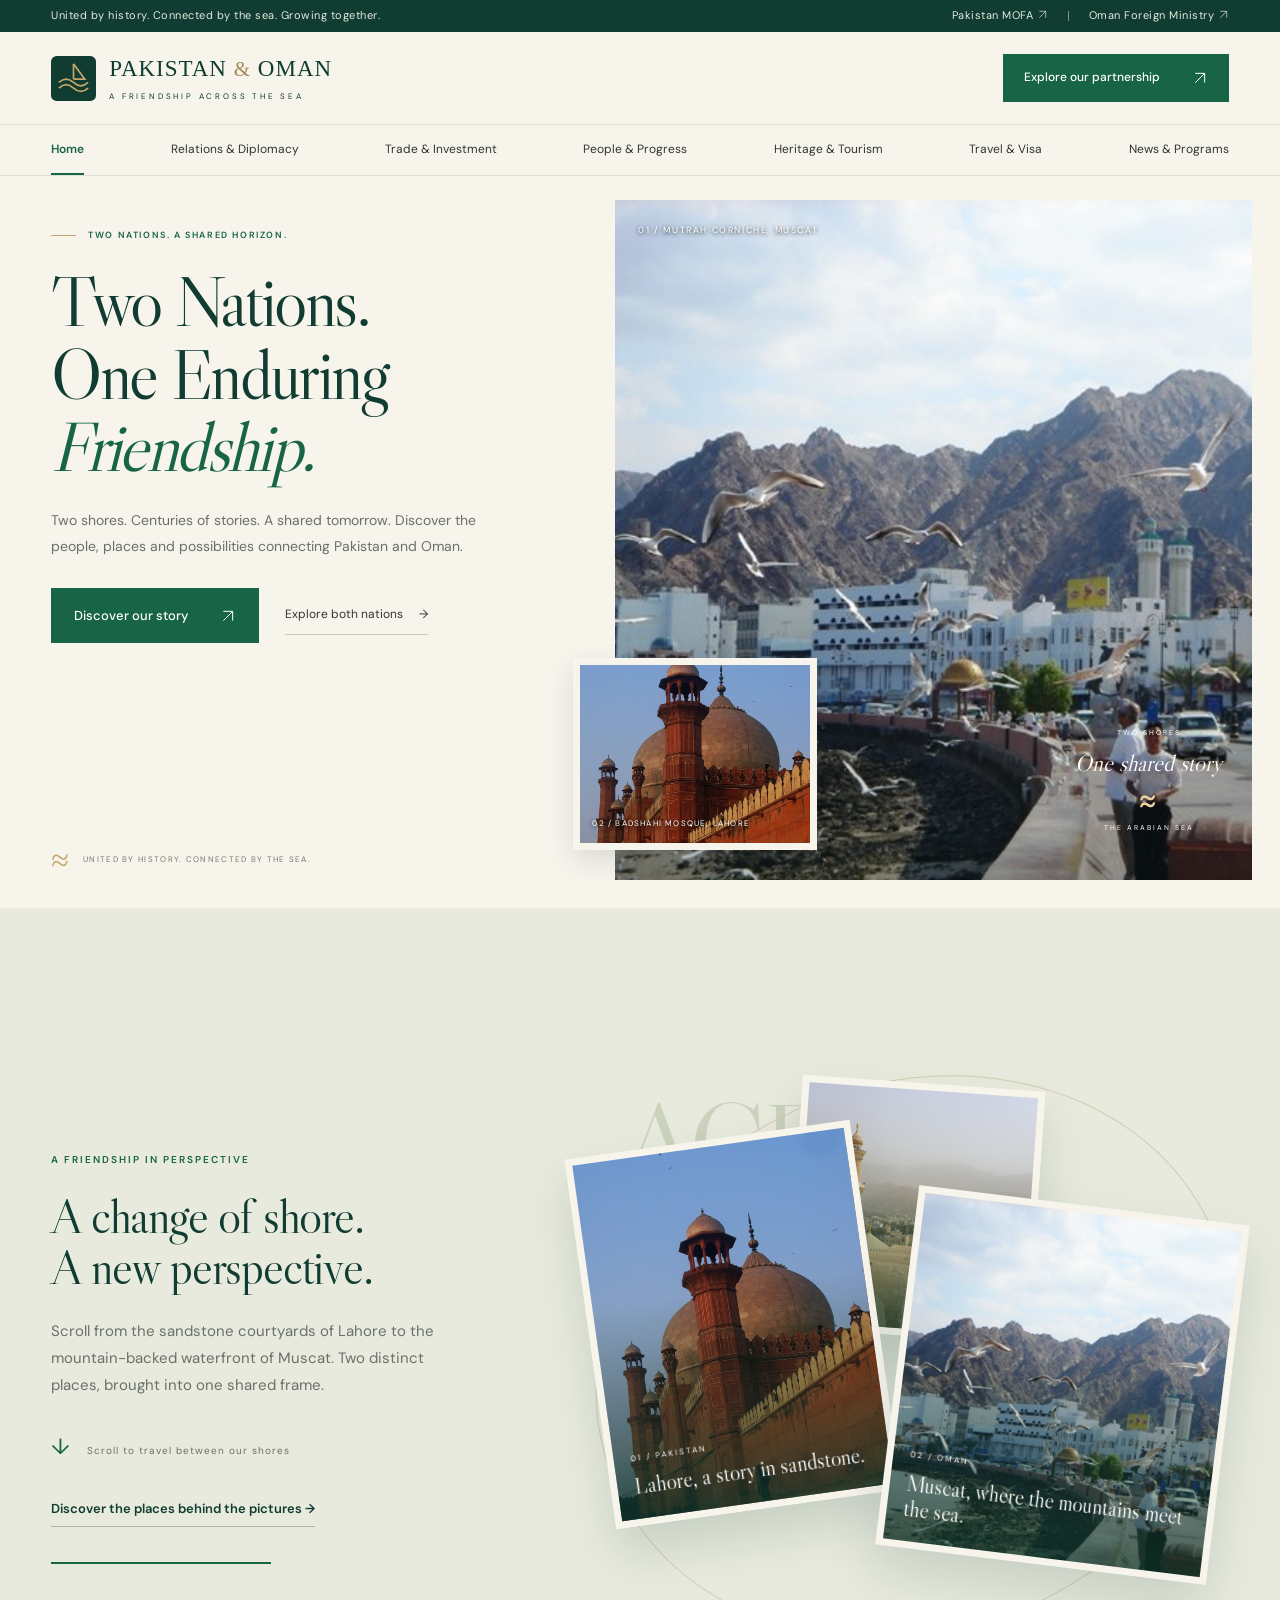
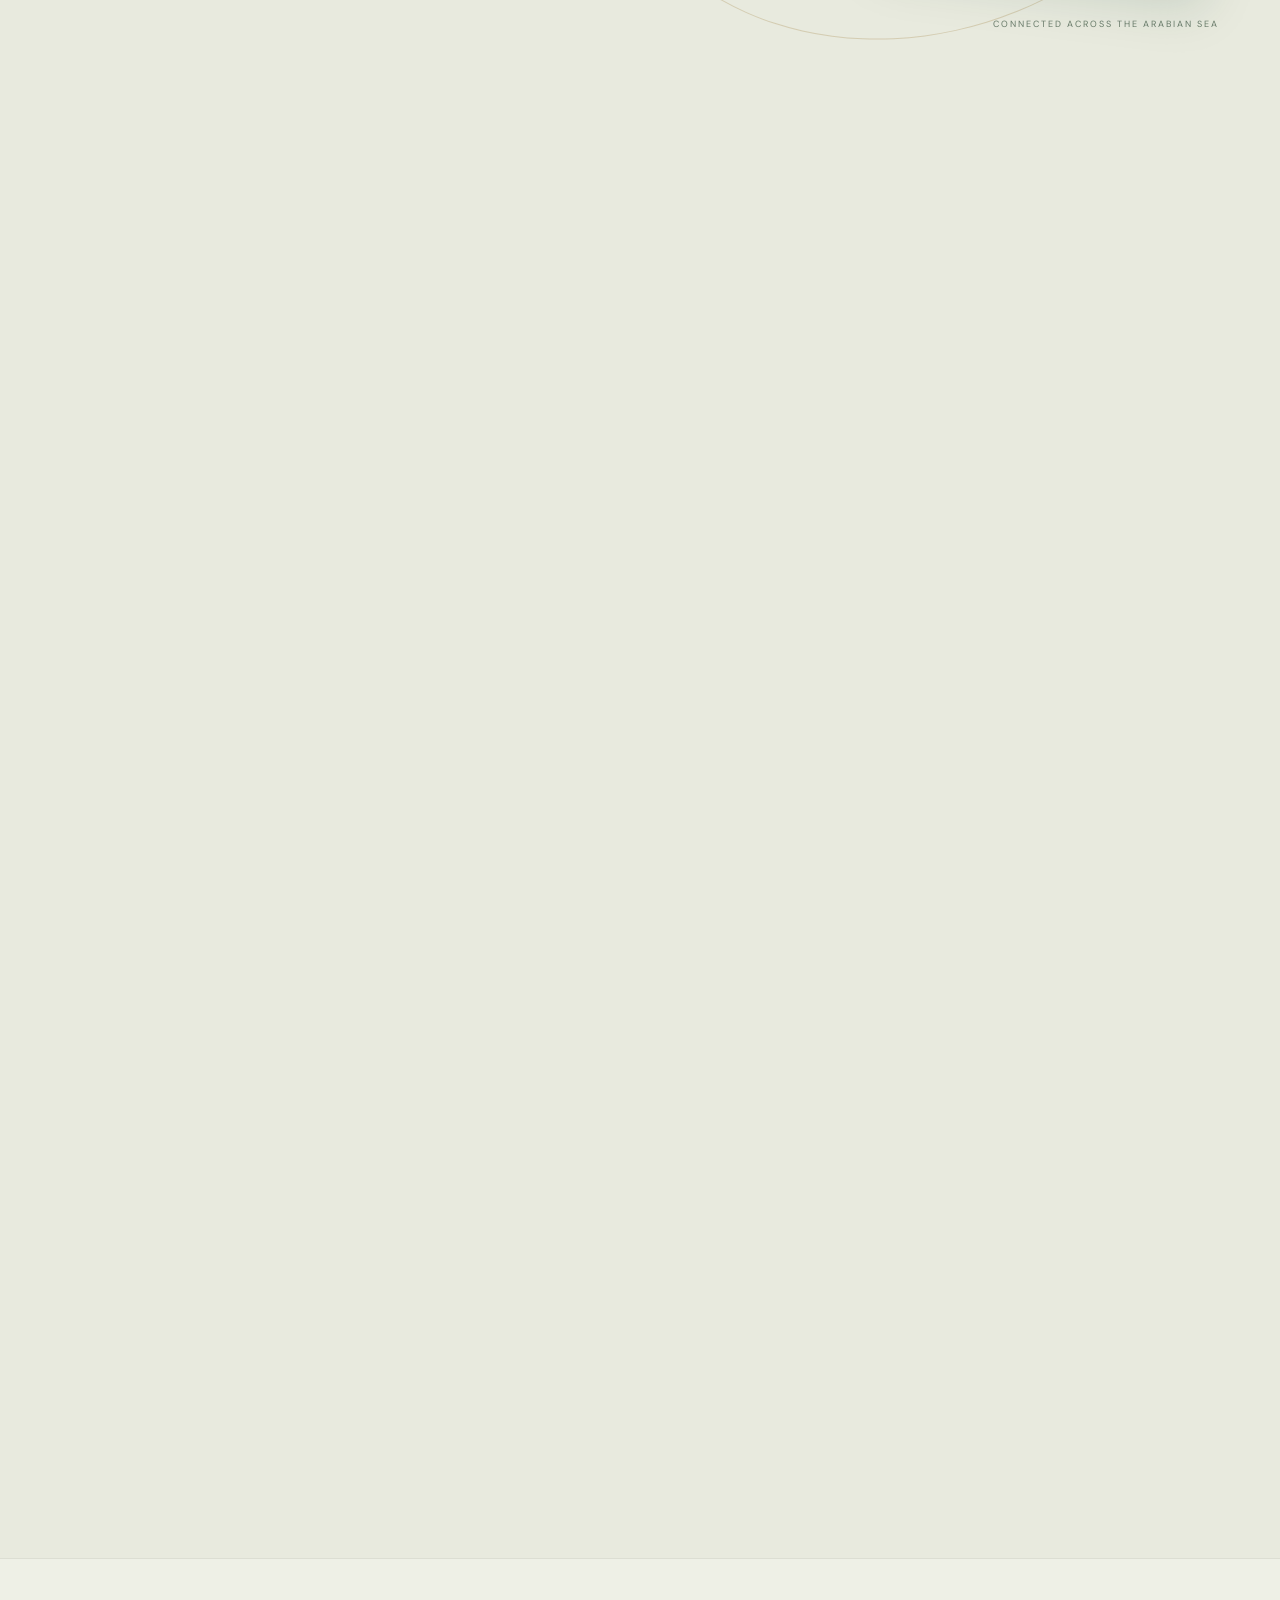
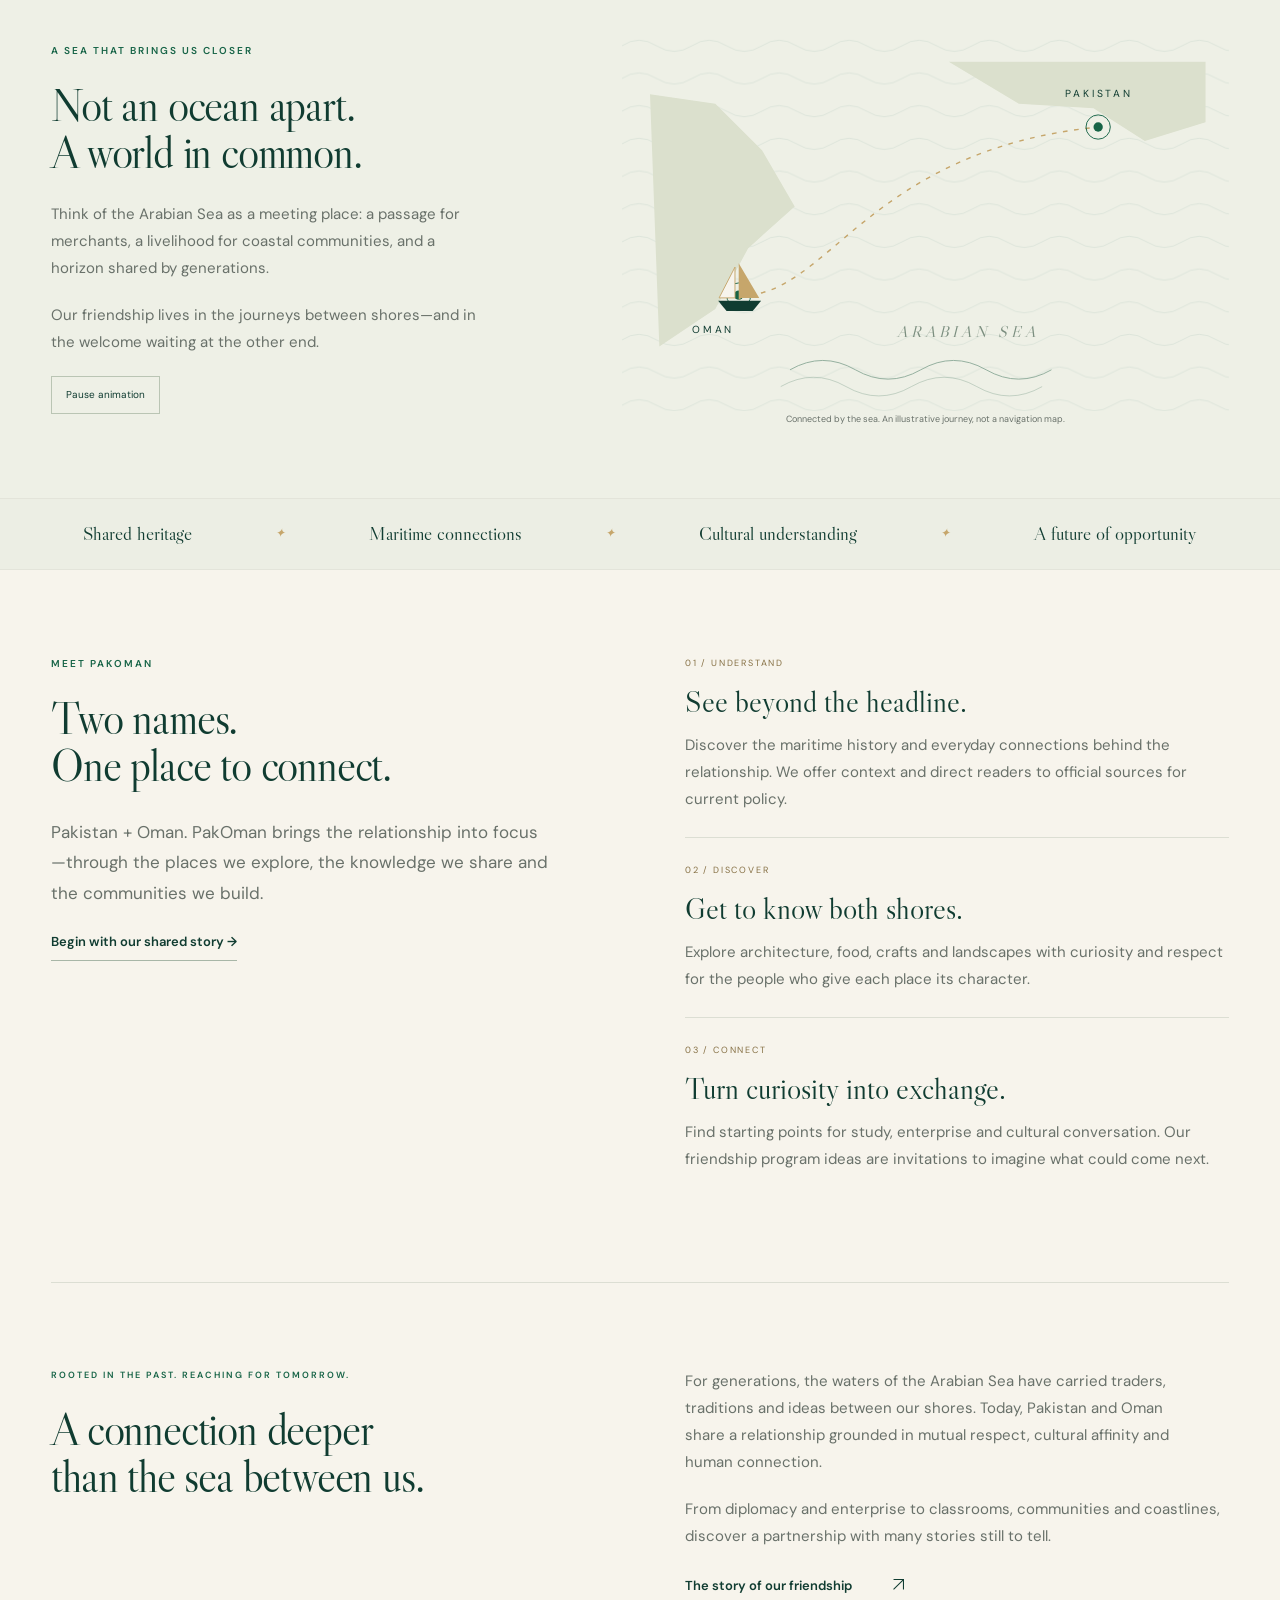
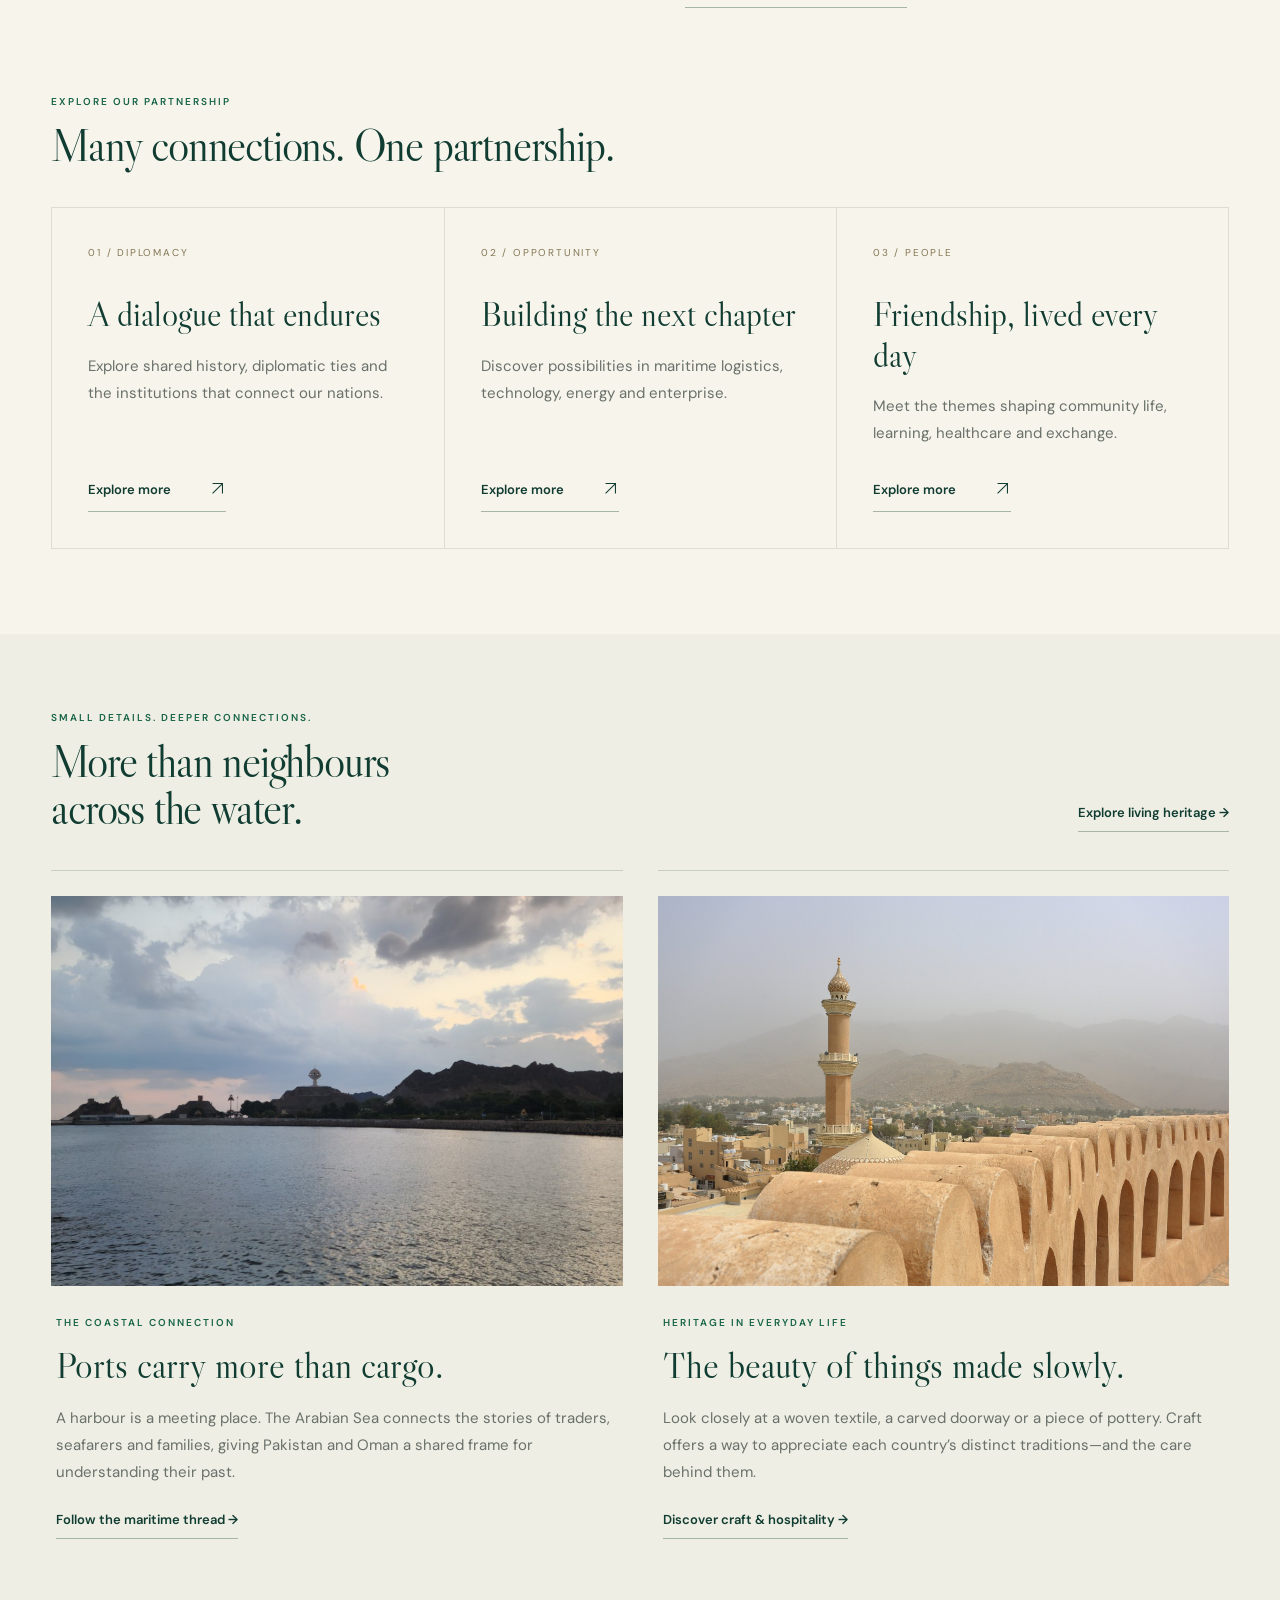
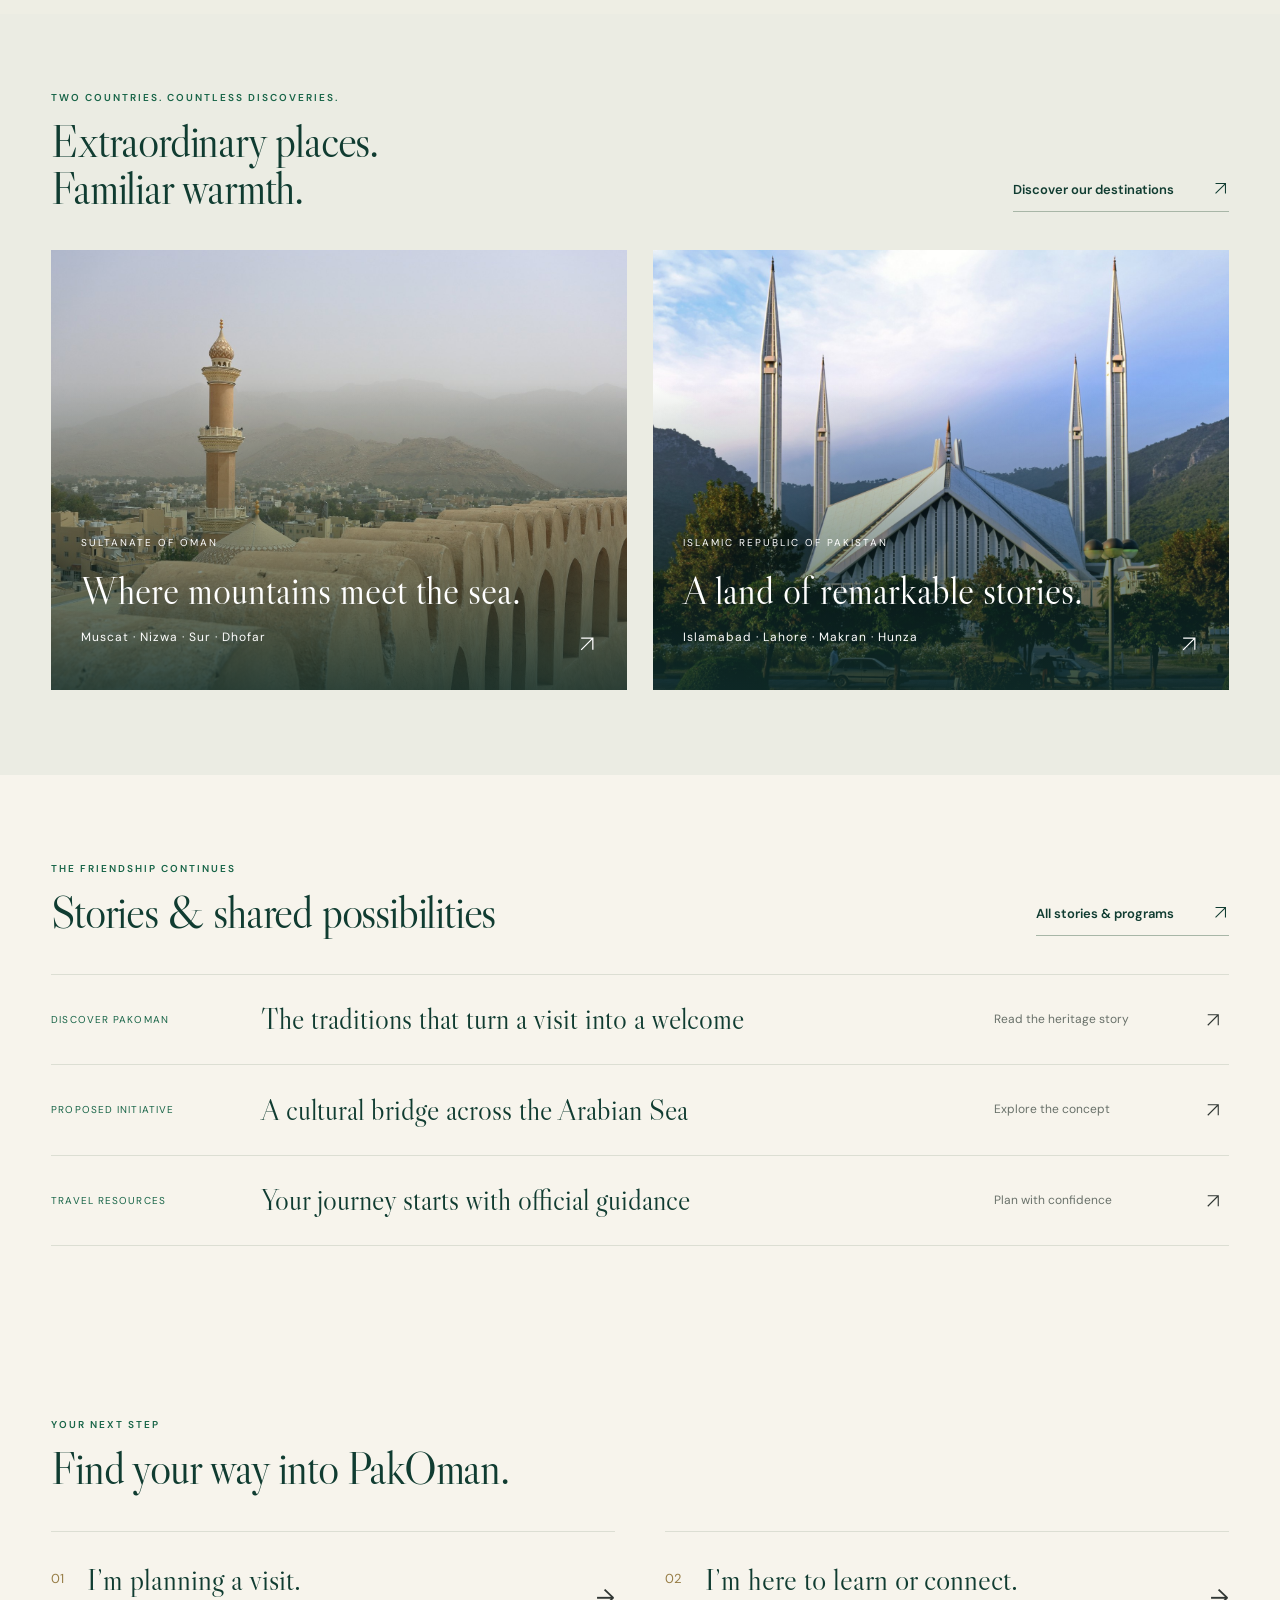
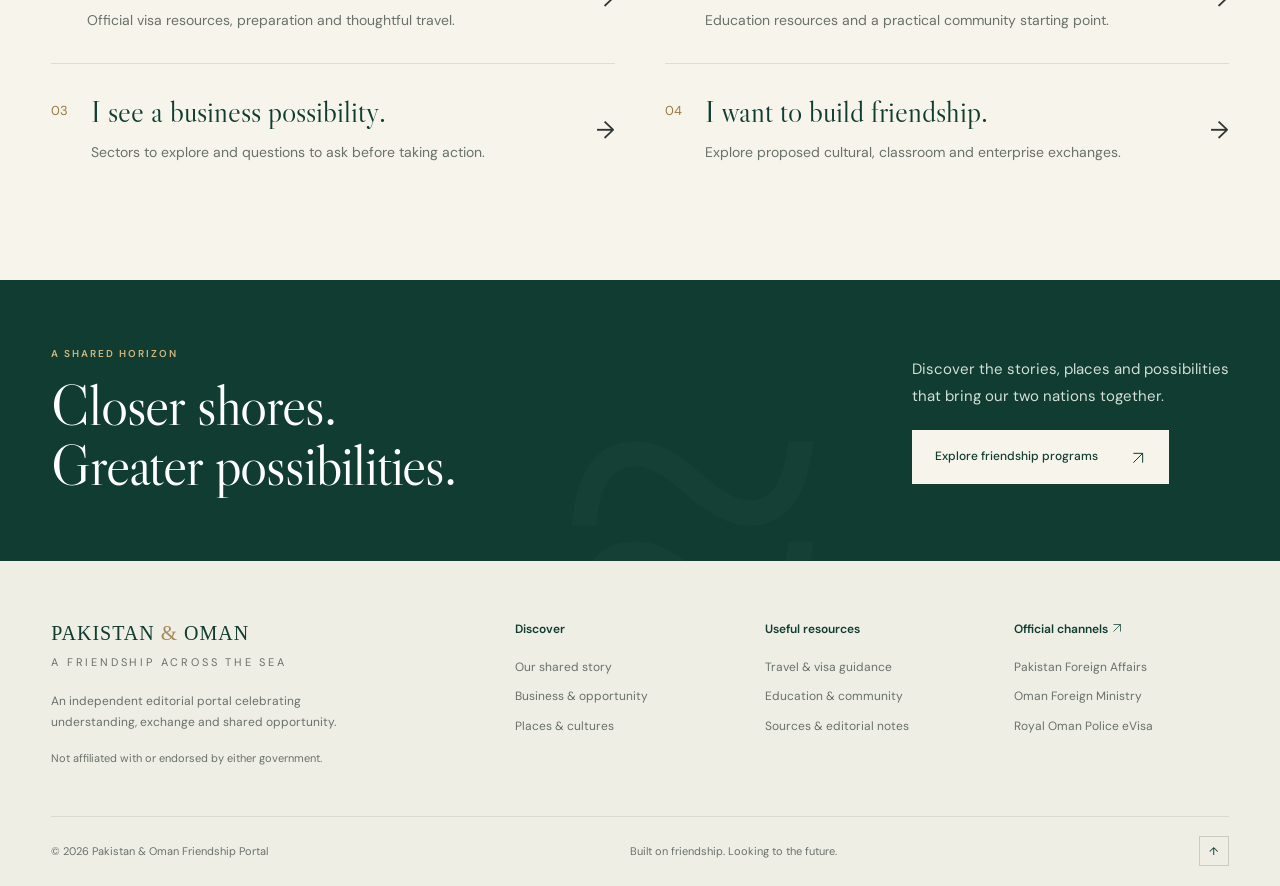
<file: index.html>
<!doctype html><html lang="en"><head><meta charset="utf-8"><meta name="viewport" content="width=device-width,initial-scale=1"><meta name="description" content="Explore Pakistan and Oman: shared history, culture, travel and opportunities across the Arabian Sea."><meta name="theme-color" content="#103C31"><title>A Friendship Across the Sea | Pakistan & Oman</title><link rel="icon" href="assets/favicon.svg" type="image/svg+xml"><link rel="preconnect" href="https://fonts.googleapis.com"><link rel="preconnect" href="https://fonts.gstatic.com" crossorigin><link href="https://fonts.googleapis.com/css2?family=DM+Sans:wght@400;450;500;600;700&family=Libre+Caslon+Display&display=swap" rel="stylesheet"><link rel="stylesheet" href="assets/style.css"><script src="assets/site.js" defer></script></head><body><a class="skip" href="#main">Skip to content</a><div class="topbar"><div class="wrap"><span>United by history. Connected by the sea. Growing together.</span><span class="official"><a href="https://mofa.gov.pk/">Pakistan MOFA <svg class="arrow-icon" viewBox="0 0 24 24" aria-hidden="true" fill="none" stroke="currentColor" stroke-width="1.5"><path d="M5 19 19 5M5 5h14v14"/></svg></a><i></i><a href="https://www.fm.gov.om/">Oman Foreign Ministry <svg class="arrow-icon" viewBox="0 0 24 24" aria-hidden="true" fill="none" stroke="currentColor" stroke-width="1.5"><path d="M5 19 19 5M5 5h14v14"/></svg></a></span></div></div><header><div class="wrap masthead"><a class="brand" href="index.html" aria-label="Pakistan and Oman home"><img src="assets/favicon.svg" width="45" height="45" alt=""><span>PAKISTAN <em>&</em> OMAN<small>A FRIENDSHIP ACROSS THE SEA</small></span></a><a class="button header-cta" href="relations.html">Explore our partnership <span><svg class="arrow-icon" viewBox="0 0 24 24" aria-hidden="true" fill="none" stroke="currentColor" stroke-width="1.5"><path d="M5 19 19 5M5 5h14v14"/></svg></span></a><button class="menu-button" aria-expanded="false" aria-controls="navigation">Menu <span>☰</span></button></div><nav id="navigation" aria-label="Main navigation"><div class="wrap"><a href="index.html" aria-current="page">Home</a><a href="relations.html">Relations & Diplomacy</a><a href="trade.html">Trade & Investment</a><a href="people.html">People & Progress</a><a href="heritage.html">Heritage & Tourism</a><a href="travel.html">Travel & Visa</a><a href="news.html">News & Programs</a></div></nav></header><main id="main"><section class="hero"><div class="hero-copy"><p class="eyebrow"><span class="line"></span> TWO NATIONS. A SHARED HORIZON.</p><h1>Two Nations.<br>One Enduring<br><em>Friendship.</em></h1><p>Two shores. Centuries of stories. A shared tomorrow.<br class="desktop"> Discover the people, places and possibilities connecting<br class="desktop"> Pakistan and Oman.</p><div class="hero-buttons"><a class="button" href="relations.html">Discover our story <span><svg class="arrow-icon" viewBox="0 0 24 24" aria-hidden="true" fill="none" stroke="currentColor" stroke-width="1.5"><path d="M5 19 19 5M5 5h14v14"/></svg></span></a><a class="plain-link" href="heritage.html">Explore both nations <span>→</span></a></div><div class="hero-note"><span class="mini-wave">≈</span><span>UNITED BY HISTORY. CONNECTED BY THE SEA.</span></div></div><div class="hero-visual"><img class="hero-main" src="assets/photos/muscat-harbour.jpg" data-fallback="assets/oman-fallback.svg" alt="Mutrah Corniche and harbour in Muscat, Oman" width="1400" height="1000" loading="eager"><span class="photo-label">01 / MUTRAH CORNICHE, MUSCAT</span><div class="inset-photo"><img class="" src="assets/photos/badshahi-mosque.jpg" data-fallback="assets/pakistan-fallback.svg" alt="Red sandstone minaret and dome of Badshahi Mosque, Lahore" width="1400" height="1000" loading="eager"><span>02 / BADSHAHI MOSQUE, LAHORE</span></div><div class="sea-stamp">TWO SHORES<br><b>One shared story</b><span>≈</span>THE ARABIAN SEA</div></div></section><section class="scroll-voyage" aria-labelledby="voyage-title"><div class="voyage-stage"><div class="wrap voyage-layout"><div class="voyage-copy"><p class="eyebrow">A FRIENDSHIP IN PERSPECTIVE</p><h2 id="voyage-title">A change of shore.<br>A new perspective.</h2><p>Scroll from the sandstone courtyards of Lahore to the mountain-backed waterfront of Muscat. Two distinct places, brought into one shared frame.</p><p class="scroll-invitation"><span aria-hidden="true">↓</span> Scroll to travel between our shores</p><a class="text-link" href="heritage.html">Discover the places behind the pictures →</a><div class="voyage-progress" aria-hidden="true"><span></span></div></div><div class="voyage-scene" aria-label="Layered photographs of Pakistan and Oman"><div class="voyage-orbit" aria-hidden="true"></div><span class="voyage-backdrop" aria-hidden="true">ACROSS<br>THE SEA</span><figure class="voyage-photo voyage-nizwa"><img src="assets/photos/nizwa-fort.jpg" alt="Nizwa Fort’s curved battlements and the neighbouring mosque in Oman" width="1800" height="1190" loading="lazy"><figcaption><span>03 / SHARED CURIOSITY</span>A different view. A familiar welcome.</figcaption></figure><figure class="voyage-photo voyage-pakistan"><img src="assets/photos/badshahi-mosque.jpg" alt="Badshahi Mosque’s red sandstone dome and minaret in Lahore" width="818" height="1400" loading="lazy"><figcaption><span>01 / PAKISTAN</span>Lahore, a story in sandstone.</figcaption></figure><figure class="voyage-photo voyage-oman"><img src="assets/photos/muscat-harbour.jpg" alt="Mountains and white waterfront buildings along Mutrah Corniche in Muscat" width="1400" height="1000" loading="lazy"><figcaption><span>02 / OMAN</span>Muscat, where the mountains meet the sea.</figcaption></figure><span class="voyage-coordinate" aria-hidden="true">CONNECTED ACROSS THE ARABIAN SEA</span></div></div></div></section><section class="sea-story" aria-labelledby="sea-title"><div class="wrap sea-layout"><div><p class="eyebrow">A SEA THAT BRINGS US CLOSER</p><h2 id="sea-title">Not an ocean apart.<br>A world in common.</h2><p>Think of the Arabian Sea as a meeting place: a passage for merchants, a livelihood for coastal communities, and a horizon shared by generations.</p><p>Our friendship lives in the journeys between shores—and in the welcome waiting at the other end.</p><button class="motion-toggle" type="button" aria-pressed="false">Pause animation</button></div><figure class="route-graphic"><svg viewBox="0 0 650 410" role="img" aria-labelledby="route-title route-desc"><title id="route-title">A friendship across the Arabian Sea</title><desc id="route-desc">An illustrative maritime connection between Oman and Pakistan, with a dhow and flowing waves. This is not a navigation map or a scheduled shipping route.</desc><defs><path id="sea-route" d="M125 285C220 290 260 130 510 105"/><pattern id="sea-lines" width="75" height="35" patternUnits="userSpaceOnUse"><path d="M0 18q18-12 37 0t38 0" fill="none" stroke="#b0c6bb" stroke-width=".6"/></pattern></defs><rect width="650" height="410" fill="url(#sea-lines)" opacity=".5"/><path d="M30 70 100 80 150 130 185 190 135 235 100 300 40 340" fill="#dbe0cd"/><path d="m350 35 75 45 80 5 55 35 65-20V35" fill="#dbe0cd"/><use href="#sea-route" fill="none" stroke="#c6a66b" stroke-width="1.5" stroke-dasharray="5 7" class="route-line"/><circle cx="125" cy="285" r="5" fill="#176447"/><circle class="port-ring" cx="125" cy="285" r="13"/><circle cx="510" cy="105" r="5" fill="#176447"/><circle class="port-ring second" cx="510" cy="105" r="13"/><text x="75" y="326">OMAN</text><text x="475" y="73">PAKISTAN</text><text class="sea-name" x="295" y="330">ARABIAN SEA</text><g class="sailing-dhow"><path d="m-22 6h46l-9 11h-28z" fill="#103c31"/><path d="M0 5v-39L22 3H3" fill="#c6a66b"/><path d="M-4-30-21 3h17z" fill="#f7f4ec" stroke="#c6a66b"/></g><path class="wave wave-one" d="M180 365q35-20 70 0t70 0t70 0t70 0"/><path class="wave wave-two" d="M170 383q35-20 70 0t70 0t70 0t70 0"/></svg><figcaption>Connected by the sea. An illustrative journey, not a navigation map.</figcaption></figure></div></section><div class="values-strip"><div class="wrap"><span>Shared heritage</span><i>✦</i><span>Maritime connections</span><i>✦</i><span>Cultural understanding</span><i>✦</i><span>A future of opportunity</span></div></div><section class="section wrap pakoman-about" id="about-pakoman" aria-labelledby="pakoman-title"><div class="about-heading"><p class="eyebrow">MEET PAKOMAN</p><h2 id="pakoman-title">Two names.<br>One place to connect.</h2><p class="lead">Pakistan + Oman. PakOman brings the relationship into focus—through the places we explore, the knowledge we share and the communities we build.</p><a class="text-link" href="relations.html">Begin with our shared story →</a></div><div class="about-values"><article><span>01 / UNDERSTAND</span><h3>See beyond the headline.</h3><p>Discover the maritime history and everyday connections behind the relationship. We offer context and direct readers to official sources for current policy.</p></article><article><span>02 / DISCOVER</span><h3>Get to know both shores.</h3><p>Explore architecture, food, crafts and landscapes with curiosity and respect for the people who give each place its character.</p></article><article><span>03 / CONNECT</span><h3>Turn curiosity into exchange.</h3><p>Find starting points for study, enterprise and cultural conversation. Our friendship program ideas are invitations to imagine what could come next.</p></article></div></section><section class="section wrap story"><div><p class="eyebrow">ROOTED IN THE PAST. REACHING FOR TOMORROW.</p><h2>A connection deeper<br>than the sea between us.</h2></div><div><p>For generations, the waters of the Arabian Sea have carried traders, traditions and ideas between our shores. Today, Pakistan and Oman share a relationship grounded in mutual respect, cultural affinity and human connection.</p><p>From diplomacy and enterprise to classrooms, communities and coastlines, discover a partnership with many stories still to tell.</p><a class="text-link" href="relations.html">The story of our friendship <span><svg class="arrow-icon" viewBox="0 0 24 24" aria-hidden="true" fill="none" stroke="currentColor" stroke-width="1.5"><path d="M5 19 19 5M5 5h14v14"/></svg></span></a></div></section><section class="section wrap"><div class="section-heading"><div><p class="eyebrow">EXPLORE OUR PARTNERSHIP</p><h2>Many connections. One partnership.</h2></div></div><div class="cards"><article class="topic-card"><span class="card-number">01 / DIPLOMACY</span><h3>A dialogue that endures</h3><p>Explore shared history, diplomatic ties and the institutions that connect our nations.</p><a class="text-link" href="relations.html">Explore more <span><svg class="arrow-icon" viewBox="0 0 24 24" aria-hidden="true" fill="none" stroke="currentColor" stroke-width="1.5"><path d="M5 19 19 5M5 5h14v14"/></svg></span></a></article><article class="topic-card"><span class="card-number">02 / OPPORTUNITY</span><h3>Building the next chapter</h3><p>Discover possibilities in maritime logistics, technology, energy and enterprise.</p><a class="text-link" href="trade.html">Explore more <span><svg class="arrow-icon" viewBox="0 0 24 24" aria-hidden="true" fill="none" stroke="currentColor" stroke-width="1.5"><path d="M5 19 19 5M5 5h14v14"/></svg></span></a></article><article class="topic-card"><span class="card-number">03 / PEOPLE</span><h3>Friendship, lived every day</h3><p>Meet the themes shaping community life, learning, healthcare and exchange.</p><a class="text-link" href="people.html">Explore more <span><svg class="arrow-icon" viewBox="0 0 24 24" aria-hidden="true" fill="none" stroke="currentColor" stroke-width="1.5"><path d="M5 19 19 5M5 5h14v14"/></svg></span></a></article></div></section><section class="pakoman-stories"><div class="wrap"><div class="section-heading"><div><p class="eyebrow">SMALL DETAILS. DEEPER CONNECTIONS.</p><h2>More than neighbours<br>across the water.</h2></div><a class="text-link" href="heritage.html#living-heritage">Explore living heritage →</a></div><div class="editorial-stories"><article><img src="assets/photos/mutrah-corniche.jpg" alt="The sea and mountains along Muscat’s corniche" width="1050" height="1400" loading="lazy"><div><p class="eyebrow">THE COASTAL CONNECTION</p><h3>Ports carry more than cargo.</h3><p>A harbour is a meeting place. The Arabian Sea connects the stories of traders, seafarers and families, giving Pakistan and Oman a shared frame for understanding their past.</p><a class="text-link" href="relations.html">Follow the maritime thread →</a></div></article><article><img src="assets/photos/nizwa-fort.jpg" alt="Nizwa Fort’s earthen-coloured battlements overlooking the town" width="1800" height="1190" loading="lazy"><div><p class="eyebrow">HERITAGE IN EVERYDAY LIFE</p><h3>The beauty of things made slowly.</h3><p>Look closely at a woven textile, a carved doorway or a piece of pottery. Craft offers a way to appreciate each country’s distinct traditions—and the care behind them.</p><a class="text-link" href="heritage.html#craft-stories">Discover craft & hospitality →</a></div></article></div></div></section><section class="destination-section"><div class="wrap"><div class="section-heading"><div><p class="eyebrow">TWO COUNTRIES. COUNTLESS DISCOVERIES.</p><h2>Extraordinary places.<br>Familiar warmth.</h2></div><a class="text-link" href="heritage.html">Discover our destinations <span><svg class="arrow-icon" viewBox="0 0 24 24" aria-hidden="true" fill="none" stroke="currentColor" stroke-width="1.5"><path d="M5 19 19 5M5 5h14v14"/></svg></span></a></div><div class="destination-grid"><a class="destination" href="heritage.html#oman"><img class="" src="assets/photos/nizwa-fort.jpg" data-fallback="assets/oman-fallback.svg" alt="Battlements of Nizwa Fort overlooking the Friday Mosque and mountains" width="1400" height="1000" loading="lazy"><div><span>SULTANATE OF OMAN</span><h3>Where mountains meet the sea.</h3><p>Muscat · Nizwa · Sur · Dhofar <b><svg class="arrow-icon" viewBox="0 0 24 24" aria-hidden="true" fill="none" stroke="currentColor" stroke-width="1.5"><path d="M5 19 19 5M5 5h14v14"/></svg></b></p></div></a><a class="destination" href="heritage.html#pakistan"><img class="" src="assets/photos/faisal-mosque.jpg" data-fallback="assets/pakistan-fallback.svg" alt="Faisal Mosque against the Margalla Hills in Islamabad" width="1400" height="1000" loading="lazy"><div><span>ISLAMIC REPUBLIC OF PAKISTAN</span><h3>A land of remarkable stories.</h3><p>Islamabad · Lahore · Makran · Hunza <b><svg class="arrow-icon" viewBox="0 0 24 24" aria-hidden="true" fill="none" stroke="currentColor" stroke-width="1.5"><path d="M5 19 19 5M5 5h14v14"/></svg></b></p></div></a></div></div></section><section class="section wrap"><div class="section-heading"><div><p class="eyebrow">THE FRIENDSHIP CONTINUES</p><h2>Stories & shared possibilities</h2></div><a class="text-link" href="news.html">All stories & programs <span><svg class="arrow-icon" viewBox="0 0 24 24" aria-hidden="true" fill="none" stroke="currentColor" stroke-width="1.5"><path d="M5 19 19 5M5 5h14v14"/></svg></span></a></div><div class="news-list"><a href="heritage.html#living-heritage"><span class="news-type">DISCOVER PAKOMAN</span><h3>The traditions that turn a visit into a welcome</h3><span>Read the heritage story</span><b><svg class="arrow-icon" viewBox="0 0 24 24" aria-hidden="true" fill="none" stroke="currentColor" stroke-width="1.5"><path d="M5 19 19 5M5 5h14v14"/></svg></b></a><a href="news.html#programs"><span class="news-type">PROPOSED INITIATIVE</span><h3>A cultural bridge across the Arabian Sea</h3><span>Explore the concept</span><b><svg class="arrow-icon" viewBox="0 0 24 24" aria-hidden="true" fill="none" stroke="currentColor" stroke-width="1.5"><path d="M5 19 19 5M5 5h14v14"/></svg></b></a><a href="travel.html"><span class="news-type">TRAVEL RESOURCES</span><h3>Your journey starts with official guidance</h3><span>Plan with confidence</span><b><svg class="arrow-icon" viewBox="0 0 24 24" aria-hidden="true" fill="none" stroke="currentColor" stroke-width="1.5"><path d="M5 19 19 5M5 5h14v14"/></svg></b></a></div></section><section class="section wrap" id="your-pakoman" aria-labelledby="journey-title"><div class="section-heading"><div><p class="eyebrow">YOUR NEXT STEP</p><h2 id="journey-title">Find your way into PakOman.</h2></div></div><div class="journey-links"><a href="travel.html"><span>01</span><div><h3>I’m planning a visit.</h3><p>Official visa resources, preparation and thoughtful travel.</p></div><b aria-hidden="true">→</b></a><a href="people.html#community-guide"><span>02</span><div><h3>I’m here to learn or connect.</h3><p>Education resources and a practical community starting point.</p></div><b aria-hidden="true">→</b></a><a href="trade.html"><span>03</span><div><h3>I see a business possibility.</h3><p>Sectors to explore and questions to ask before taking action.</p></div><b aria-hidden="true">→</b></a><a href="news.html#programs"><span>04</span><div><h3>I want to build friendship.</h3><p>Explore proposed cultural, classroom and enterprise exchanges.</p></div><b aria-hidden="true">→</b></a></div></section></main><section class="closing"><div class="wrap"><div><p class="eyebrow">A SHARED HORIZON</p><h2>Closer shores.<br>Greater possibilities.</h2></div><div><p>Discover the stories, places and possibilities<br>that bring our two nations together.</p><a class="button light" href="news.html#programs">Explore friendship programs <span><svg class="arrow-icon" viewBox="0 0 24 24" aria-hidden="true" fill="none" stroke="currentColor" stroke-width="1.5"><path d="M5 19 19 5M5 5h14v14"/></svg></span></a></div></div></section><footer><div class="wrap footer-grid"><div><a class="brand" href="index.html"><span>PAKISTAN <em>&</em> OMAN<small>A FRIENDSHIP ACROSS THE SEA</small></span></a><p>An independent editorial portal celebrating<br>understanding, exchange and shared opportunity.</p><small>Not affiliated with or endorsed by either government.</small></div><div><h3>Discover</h3><a href="relations.html">Our shared story</a><a href="trade.html">Business & opportunity</a><a href="heritage.html">Places & cultures</a></div><div><h3>Useful resources</h3><a href="travel.html">Travel & visa guidance</a><a href="people.html">Education & community</a><a href="news.html#sources">Sources & editorial notes</a></div><div><h3>Official channels <svg class="arrow-icon" viewBox="0 0 24 24" aria-hidden="true" fill="none" stroke="currentColor" stroke-width="1.5"><path d="M5 19 19 5M5 5h14v14"/></svg></h3><a href="https://mofa.gov.pk/">Pakistan Foreign Affairs</a><a href="https://www.fm.gov.om/">Oman Foreign Ministry</a><a href="https://evisa.rop.gov.om/">Royal Oman Police eVisa</a></div></div><div class="wrap footer-bottom"><span>© 2026 Pakistan & Oman Friendship Portal</span><span>Built on friendship. Looking to the future.</span><button class="back-top" aria-label="Back to top">↑</button></div></footer></body></html>
</file>
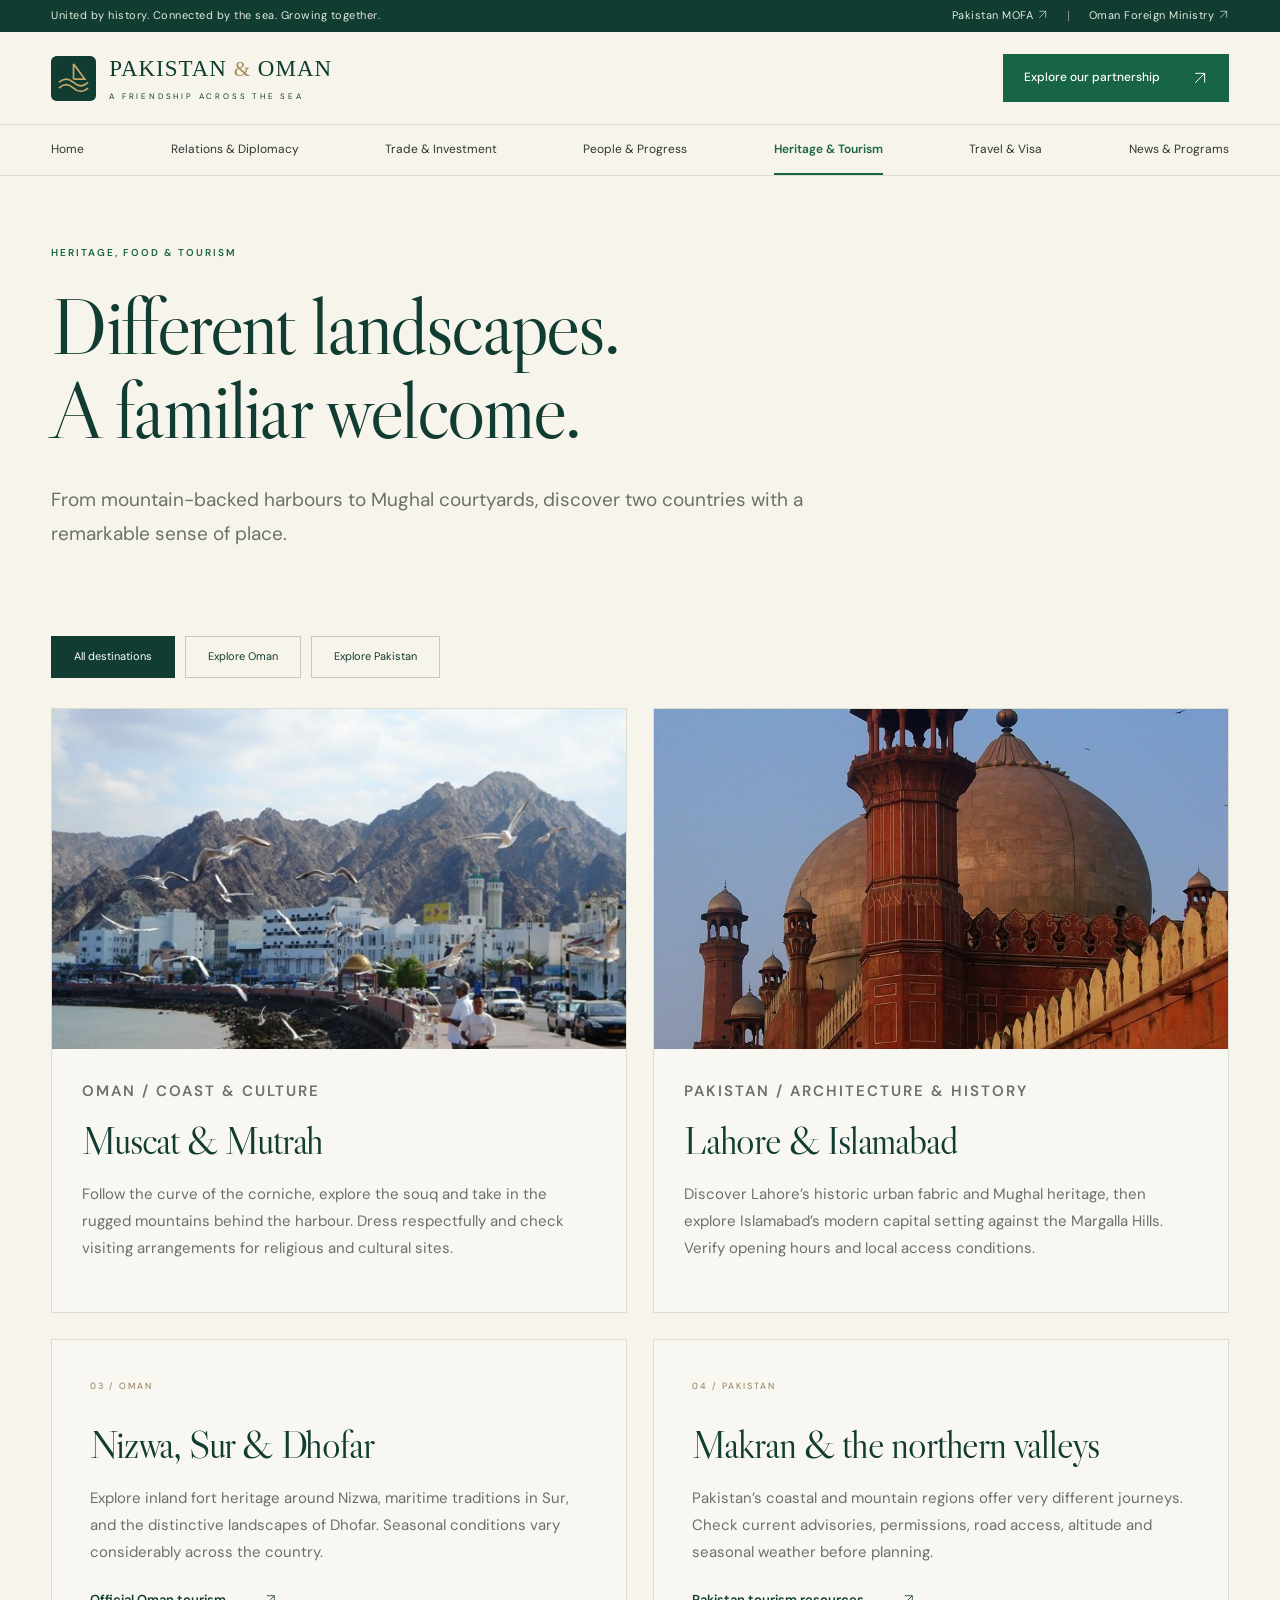
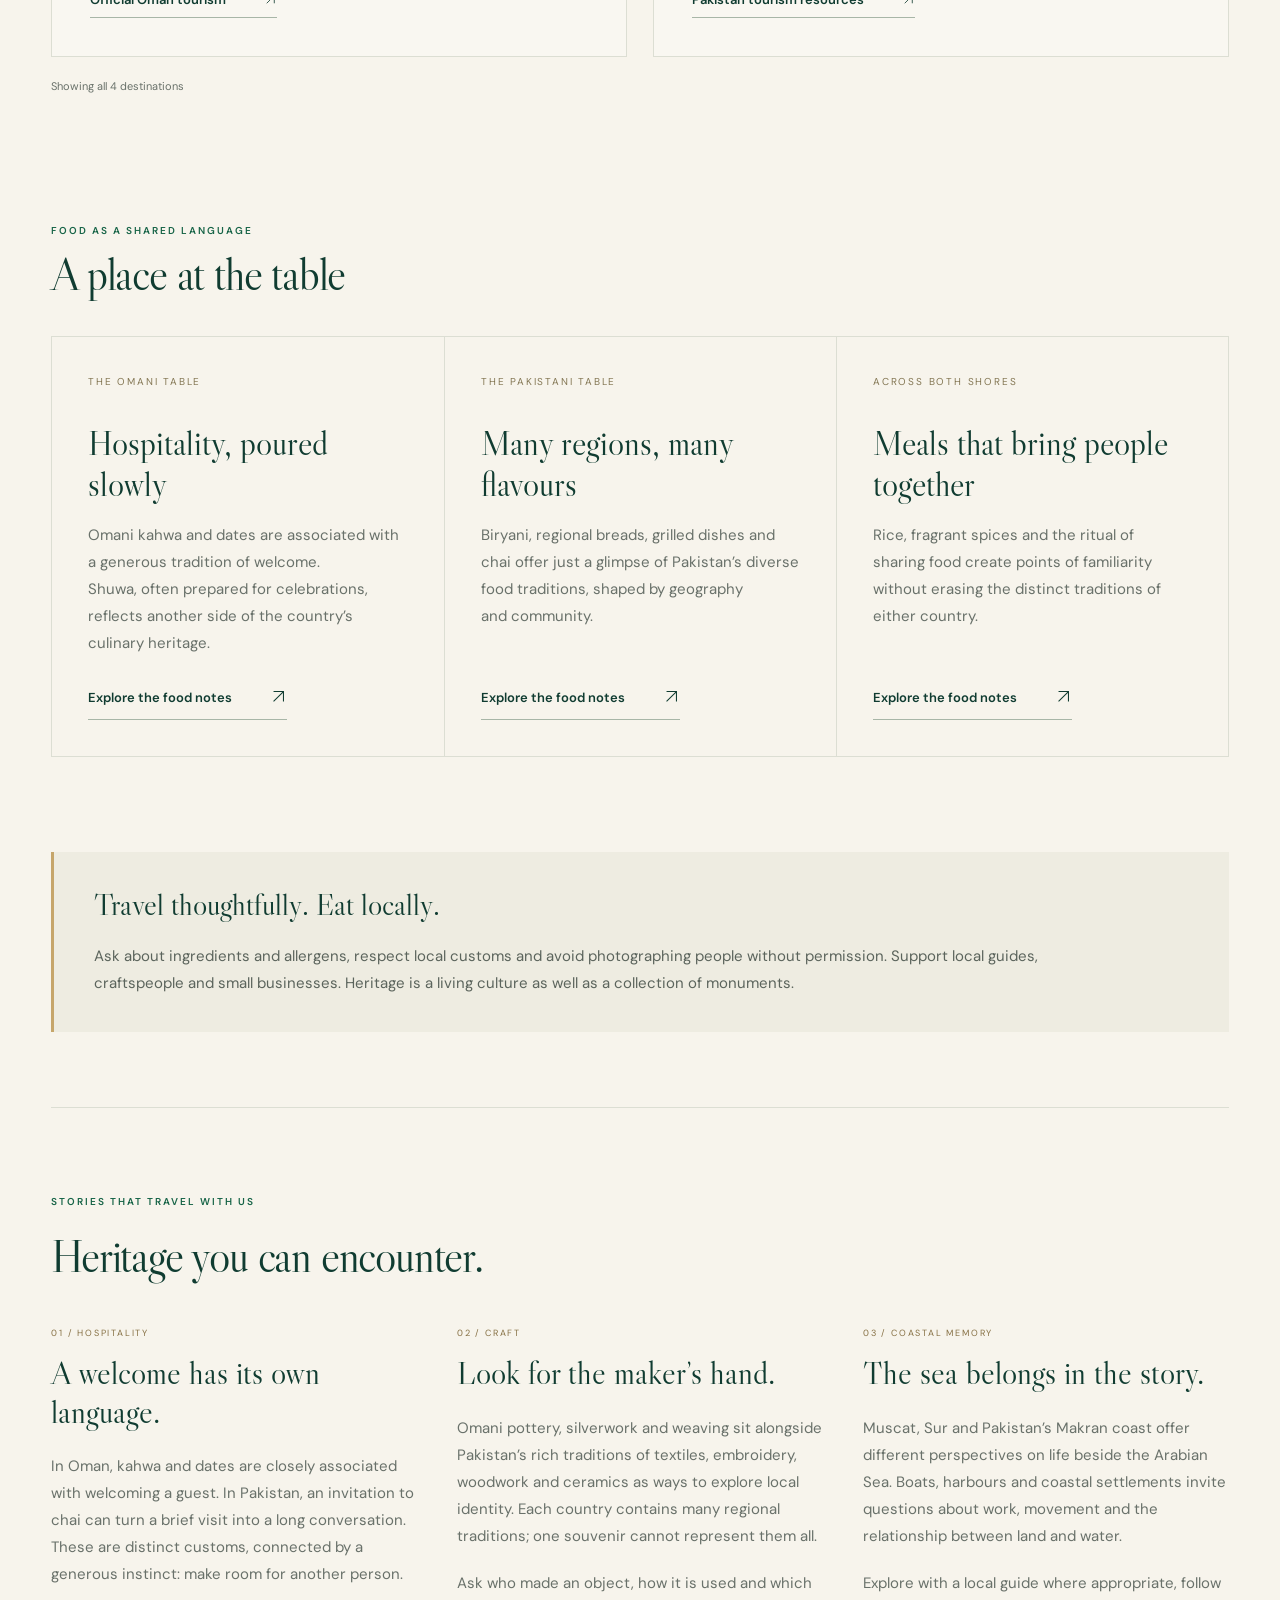
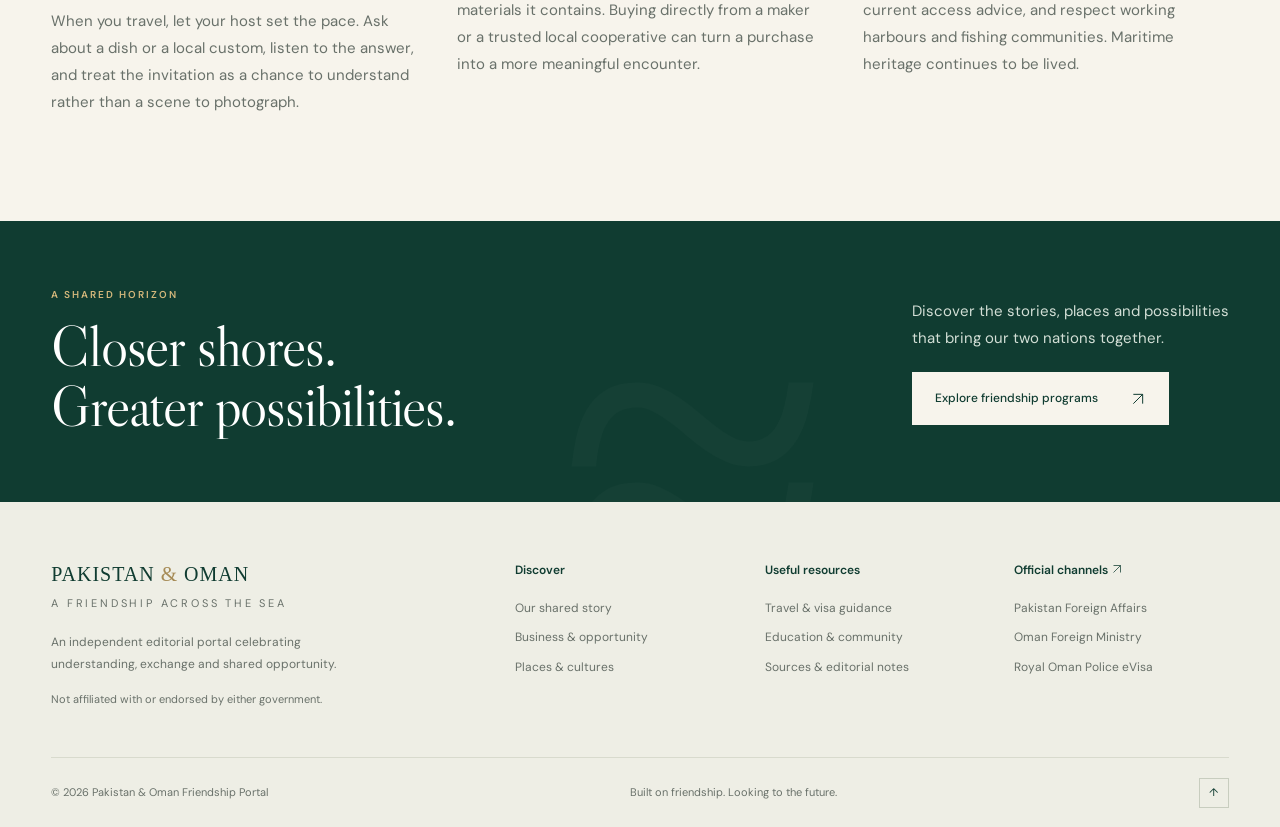
<file: heritage.html>
<!doctype html><html lang="en"><head><meta charset="utf-8"><meta name="viewport" content="width=device-width,initial-scale=1"><meta name="description" content="Explore Pakistan and Oman: shared history, culture, travel and opportunities across the Arabian Sea."><meta name="theme-color" content="#103C31"><title>Heritage, Food & Tourism | Pakistan & Oman</title><link rel="icon" href="assets/favicon.svg" type="image/svg+xml"><link rel="preconnect" href="https://fonts.googleapis.com"><link rel="preconnect" href="https://fonts.gstatic.com" crossorigin><link href="https://fonts.googleapis.com/css2?family=DM+Sans:wght@400;450;500;600;700&family=Libre+Caslon+Display&display=swap" rel="stylesheet"><link rel="stylesheet" href="assets/style.css"><script src="assets/site.js" defer></script></head><body><a class="skip" href="#main">Skip to content</a><div class="topbar"><div class="wrap"><span>United by history. Connected by the sea. Growing together.</span><span class="official"><a href="https://mofa.gov.pk/">Pakistan MOFA <svg class="arrow-icon" viewBox="0 0 24 24" aria-hidden="true" fill="none" stroke="currentColor" stroke-width="1.5"><path d="M5 19 19 5M5 5h14v14"/></svg></a><i></i><a href="https://www.fm.gov.om/">Oman Foreign Ministry <svg class="arrow-icon" viewBox="0 0 24 24" aria-hidden="true" fill="none" stroke="currentColor" stroke-width="1.5"><path d="M5 19 19 5M5 5h14v14"/></svg></a></span></div></div><header><div class="wrap masthead"><a class="brand" href="index.html" aria-label="Pakistan and Oman home"><img src="assets/favicon.svg" width="45" height="45" alt=""><span>PAKISTAN <em>&</em> OMAN<small>A FRIENDSHIP ACROSS THE SEA</small></span></a><a class="button header-cta" href="relations.html">Explore our partnership <span><svg class="arrow-icon" viewBox="0 0 24 24" aria-hidden="true" fill="none" stroke="currentColor" stroke-width="1.5"><path d="M5 19 19 5M5 5h14v14"/></svg></span></a><button class="menu-button" aria-expanded="false" aria-controls="navigation">Menu <span>☰</span></button></div><nav id="navigation" aria-label="Main navigation"><div class="wrap"><a href="index.html">Home</a><a href="relations.html">Relations & Diplomacy</a><a href="trade.html">Trade & Investment</a><a href="people.html">People & Progress</a><a href="heritage.html" aria-current="page">Heritage & Tourism</a><a href="travel.html">Travel & Visa</a><a href="news.html">News & Programs</a></div></nav></header><main id="main"><section class="page-intro wrap"><p class="eyebrow">HERITAGE, FOOD & TOURISM</p><h1>Different landscapes.<br>A familiar welcome.</h1><p class="lead">From mountain-backed harbours to Mughal courtyards, discover two countries with a remarkable sense of place.</p></section><section class="wrap filter-section"><div class="filters" role="group" aria-label="Filter destinations"><button class="active" data-filter="all" aria-pressed="true">All destinations</button><button data-filter="oman" aria-pressed="false">Explore Oman</button><button data-filter="pakistan" aria-pressed="false">Explore Pakistan</button></div><div class="destination-grid heritage-grid"><article class="place-card" data-country="oman" id="oman"><img class="" src="assets/photos/muscat-harbour.jpg" data-fallback="assets/oman-fallback.svg" alt="Mutrah Corniche and harbour in Muscat, Oman" width="1400" height="1000" loading="lazy"><div><p class="eyebrow">OMAN / COAST & CULTURE</p><h2>Muscat & Mutrah</h2><p>Follow the curve of the corniche, explore the souq and take in the rugged mountains behind the harbour. Dress respectfully and check visiting arrangements for religious and cultural sites.</p></div></article><article class="place-card" data-country="pakistan" id="pakistan"><img class="" src="assets/photos/badshahi-mosque.jpg" data-fallback="assets/pakistan-fallback.svg" alt="Red sandstone minaret and dome of Badshahi Mosque, Lahore" width="1400" height="1000" loading="lazy"><div><p class="eyebrow">PAKISTAN / ARCHITECTURE & HISTORY</p><h2>Lahore & Islamabad</h2><p>Discover Lahore’s historic urban fabric and Mughal heritage, then explore Islamabad’s modern capital setting against the Margalla Hills. Verify opening hours and local access conditions.</p></div></article><article class="place-card text-place" data-country="oman"><span class="place-index">03 / OMAN</span><h2>Nizwa, Sur & Dhofar</h2><p>Explore inland fort heritage around Nizwa, maritime traditions in Sur, and the distinctive landscapes of Dhofar. Seasonal conditions vary considerably across the country.</p><a class="text-link" href="https://experienceoman.om/">Official Oman tourism <svg class="arrow-icon" viewBox="0 0 24 24" aria-hidden="true" fill="none" stroke="currentColor" stroke-width="1.5"><path d="M5 19 19 5M5 5h14v14"/></svg></a></article><article class="place-card text-place" data-country="pakistan"><span class="place-index">04 / PAKISTAN</span><h2>Makran & the northern valleys</h2><p>Pakistan’s coastal and mountain regions offer very different journeys. Check current advisories, permissions, road access, altitude and seasonal weather before planning.</p><a class="text-link" href="https://tourism.gov.pk/">Pakistan tourism resources <svg class="arrow-icon" viewBox="0 0 24 24" aria-hidden="true" fill="none" stroke="currentColor" stroke-width="1.5"><path d="M5 19 19 5M5 5h14v14"/></svg></a></article></div><p id="filter-status" class="filter-status" aria-live="polite">Showing all 4 destinations</p></section><section class="section wrap"><div class="section-heading"><div><p class="eyebrow">FOOD AS A SHARED LANGUAGE</p><h2>A place at the table</h2></div></div><div class="cards"><article class="topic-card"><span class="card-number">THE OMANI TABLE</span><h3>Hospitality, poured slowly</h3><p>Omani kahwa and dates are associated with a generous tradition of welcome. Shuwa, often prepared for celebrations, reflects another side of the country’s culinary heritage.</p><a class="text-link" href="#food">Explore the food notes <span><svg class="arrow-icon" viewBox="0 0 24 24" aria-hidden="true" fill="none" stroke="currentColor" stroke-width="1.5"><path d="M5 19 19 5M5 5h14v14"/></svg></span></a></article><article class="topic-card"><span class="card-number">THE PAKISTANI TABLE</span><h3>Many regions, many flavours</h3><p>Biryani, regional breads, grilled dishes and chai offer just a glimpse of Pakistan’s diverse food traditions, shaped by geography and community.</p><a class="text-link" href="#food">Explore the food notes <span><svg class="arrow-icon" viewBox="0 0 24 24" aria-hidden="true" fill="none" stroke="currentColor" stroke-width="1.5"><path d="M5 19 19 5M5 5h14v14"/></svg></span></a></article><article class="topic-card"><span class="card-number">ACROSS BOTH SHORES</span><h3>Meals that bring people together</h3><p>Rice, fragrant spices and the ritual of sharing food create points of familiarity without erasing the distinct traditions of either country.</p><a class="text-link" href="#food">Explore the food notes <span><svg class="arrow-icon" viewBox="0 0 24 24" aria-hidden="true" fill="none" stroke="currentColor" stroke-width="1.5"><path d="M5 19 19 5M5 5h14v14"/></svg></span></a></article></div></section><section class="wrap notice" id="food"><h3>Travel thoughtfully. Eat locally.</h3><p>Ask about ingredients and allergens, respect local customs and avoid photographing people without permission. Support local guides, craftspeople and small businesses. Heritage is a living culture as well as a collection of monuments.</p></section><section class="section wrap living-heritage" id="living-heritage"><p class="eyebrow">STORIES THAT TRAVEL WITH US</p><h2>Heritage you can encounter.</h2><div class="heritage-essays"><article><span class="essay-label">01 / HOSPITALITY</span><h3>A welcome has its own language.</h3><p>In Oman, kahwa and dates are closely associated with welcoming a guest. In Pakistan, an invitation to chai can turn a brief visit into a long conversation. These are distinct customs, connected by a generous instinct: make room for another person.</p><p>When you travel, let your host set the pace. Ask about a dish or a local custom, listen to the answer, and treat the invitation as a chance to understand rather than a scene to photograph.</p></article><article id="craft-stories"><span class="essay-label">02 / CRAFT</span><h3>Look for the maker’s hand.</h3><p>Omani pottery, silverwork and weaving sit alongside Pakistan’s rich traditions of textiles, embroidery, woodwork and ceramics as ways to explore local identity. Each country contains many regional traditions; one souvenir cannot represent them all.</p><p>Ask who made an object, how it is used and which materials it contains. Buying directly from a maker or a trusted local cooperative can turn a purchase into a more meaningful encounter.</p></article><article><span class="essay-label">03 / COASTAL MEMORY</span><h3>The sea belongs in the story.</h3><p>Muscat, Sur and Pakistan’s Makran coast offer different perspectives on life beside the Arabian Sea. Boats, harbours and coastal settlements invite questions about work, movement and the relationship between land and water.</p><p>Explore with a local guide where appropriate, follow current access advice, and respect working harbours and fishing communities. Maritime heritage continues to be lived.</p></article></div></section></main><section class="closing"><div class="wrap"><div><p class="eyebrow">A SHARED HORIZON</p><h2>Closer shores.<br>Greater possibilities.</h2></div><div><p>Discover the stories, places and possibilities<br>that bring our two nations together.</p><a class="button light" href="news.html#programs">Explore friendship programs <span><svg class="arrow-icon" viewBox="0 0 24 24" aria-hidden="true" fill="none" stroke="currentColor" stroke-width="1.5"><path d="M5 19 19 5M5 5h14v14"/></svg></span></a></div></div></section><footer><div class="wrap footer-grid"><div><a class="brand" href="index.html"><span>PAKISTAN <em>&</em> OMAN<small>A FRIENDSHIP ACROSS THE SEA</small></span></a><p>An independent editorial portal celebrating<br>understanding, exchange and shared opportunity.</p><small>Not affiliated with or endorsed by either government.</small></div><div><h3>Discover</h3><a href="relations.html">Our shared story</a><a href="trade.html">Business & opportunity</a><a href="heritage.html">Places & cultures</a></div><div><h3>Useful resources</h3><a href="travel.html">Travel & visa guidance</a><a href="people.html">Education & community</a><a href="news.html#sources">Sources & editorial notes</a></div><div><h3>Official channels <svg class="arrow-icon" viewBox="0 0 24 24" aria-hidden="true" fill="none" stroke="currentColor" stroke-width="1.5"><path d="M5 19 19 5M5 5h14v14"/></svg></h3><a href="https://mofa.gov.pk/">Pakistan Foreign Affairs</a><a href="https://www.fm.gov.om/">Oman Foreign Ministry</a><a href="https://evisa.rop.gov.om/">Royal Oman Police eVisa</a></div></div><div class="wrap footer-bottom"><span>© 2026 Pakistan & Oman Friendship Portal</span><span>Built on friendship. Looking to the future.</span><button class="back-top" aria-label="Back to top">↑</button></div></footer></body></html>
</file>
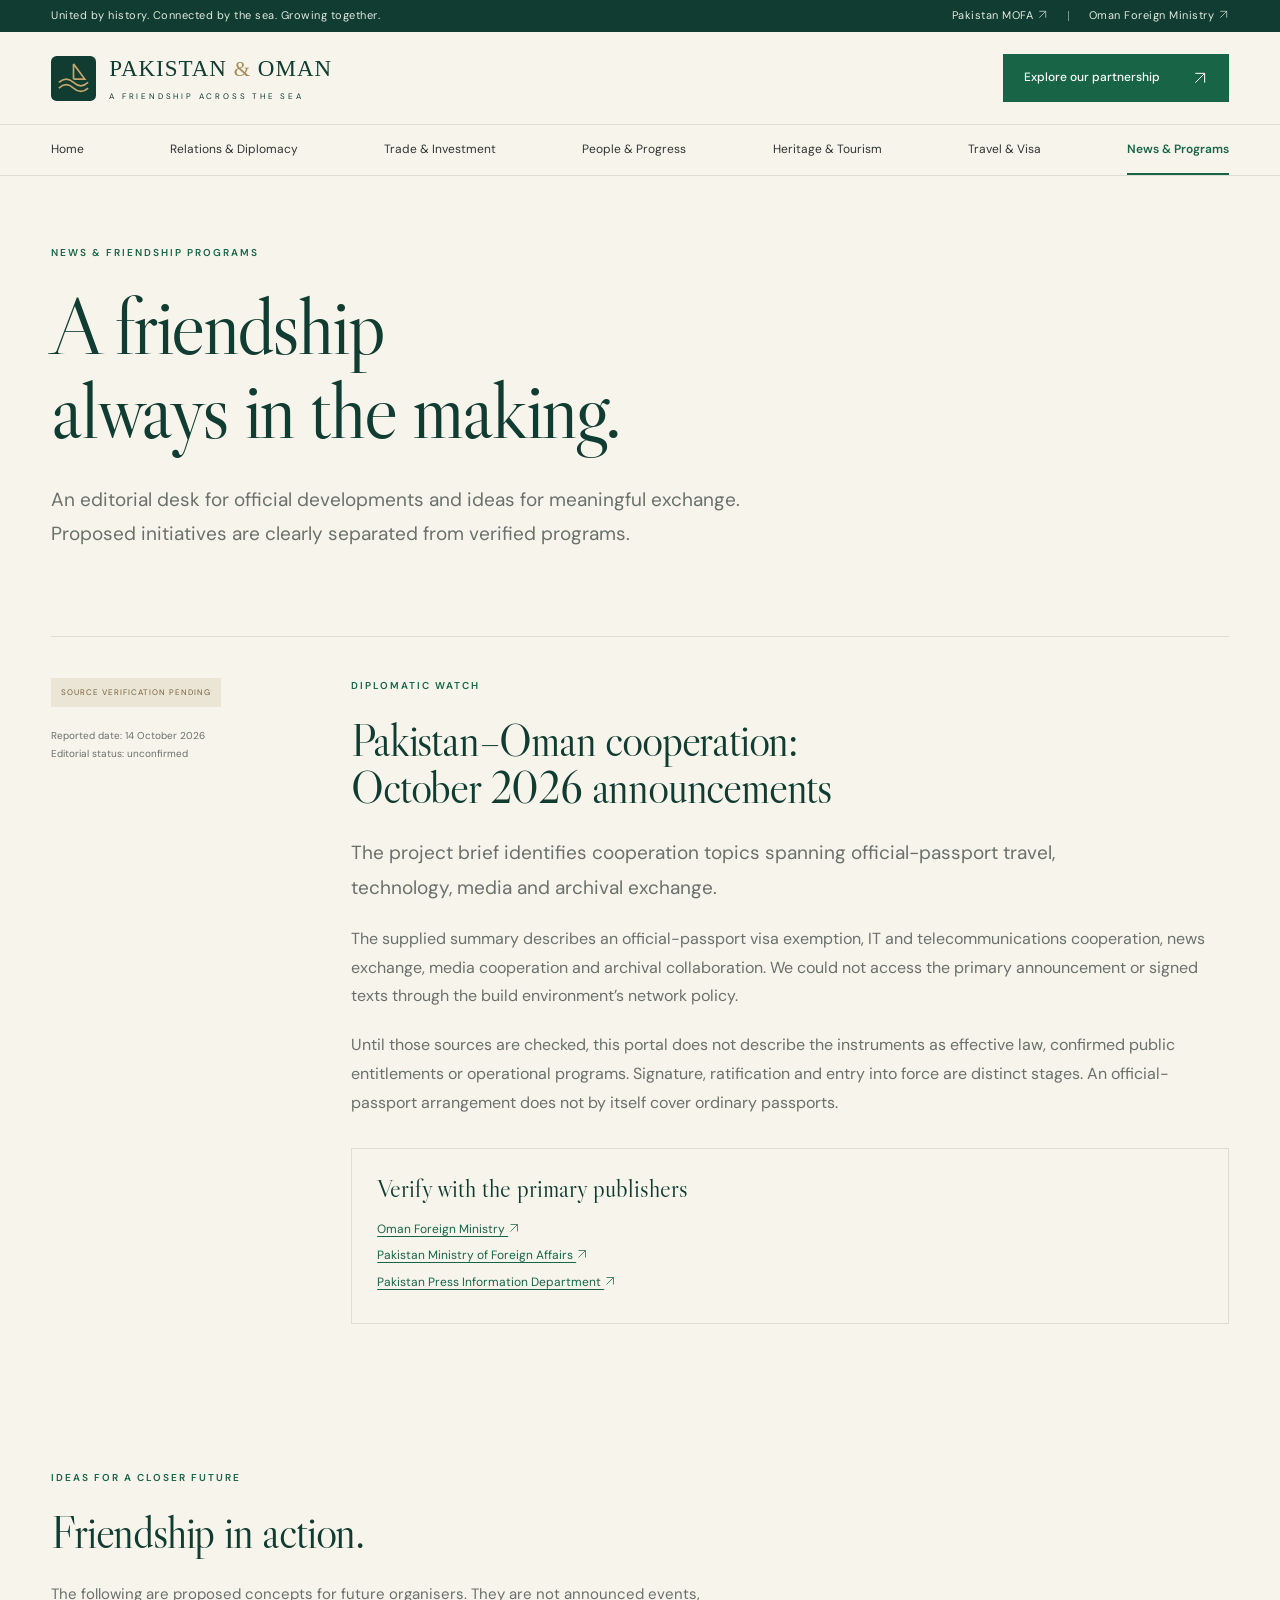
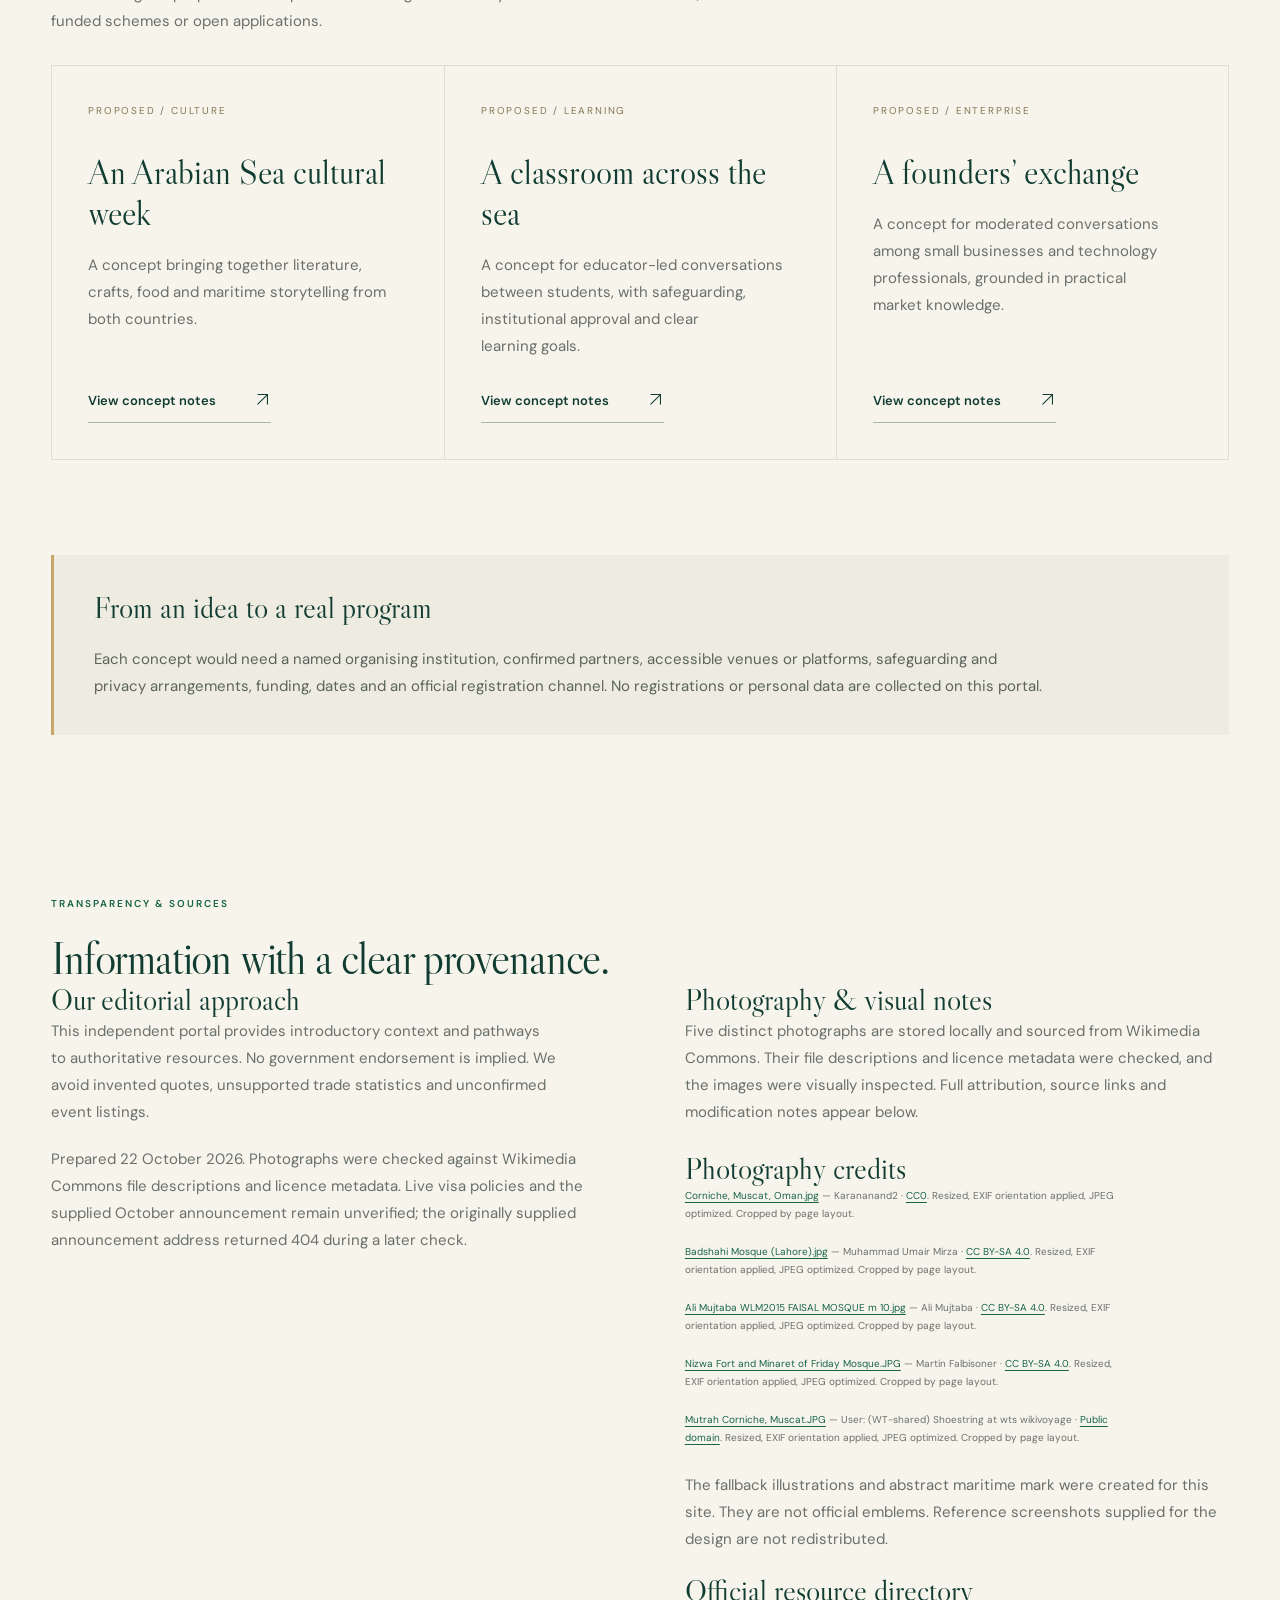
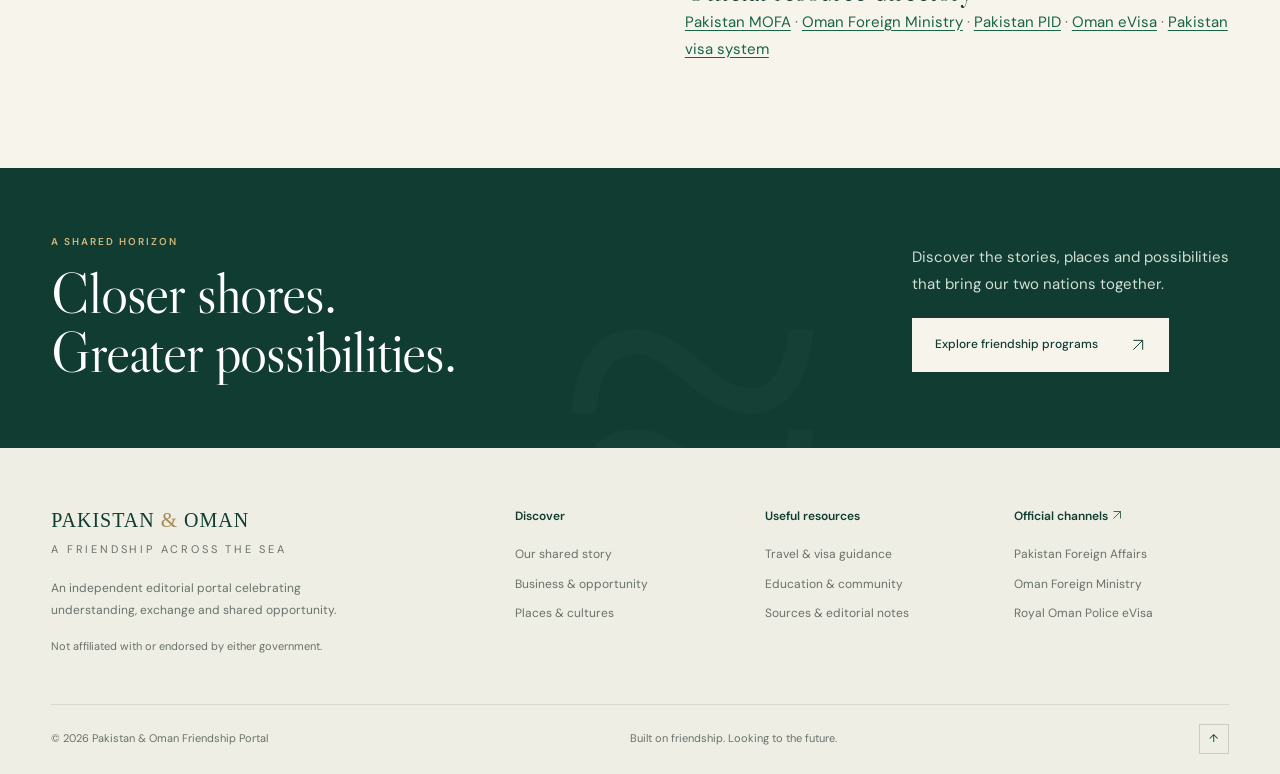
<file: news.html>
<!doctype html><html lang="en"><head><meta charset="utf-8"><meta name="viewport" content="width=device-width,initial-scale=1"><meta name="description" content="Explore Pakistan and Oman: shared history, culture, travel and opportunities across the Arabian Sea."><meta name="theme-color" content="#103C31"><title>News & Friendship Programs | Pakistan & Oman</title><link rel="icon" href="assets/favicon.svg" type="image/svg+xml"><link rel="preconnect" href="https://fonts.googleapis.com"><link rel="preconnect" href="https://fonts.gstatic.com" crossorigin><link href="https://fonts.googleapis.com/css2?family=DM+Sans:wght@400;450;500;600;700&family=Libre+Caslon+Display&display=swap" rel="stylesheet"><link rel="stylesheet" href="assets/style.css"><script src="assets/site.js" defer></script></head><body><a class="skip" href="#main">Skip to content</a><div class="topbar"><div class="wrap"><span>United by history. Connected by the sea. Growing together.</span><span class="official"><a href="https://mofa.gov.pk/">Pakistan MOFA <svg class="arrow-icon" viewBox="0 0 24 24" aria-hidden="true" fill="none" stroke="currentColor" stroke-width="1.5"><path d="M5 19 19 5M5 5h14v14"/></svg></a><i></i><a href="https://www.fm.gov.om/">Oman Foreign Ministry <svg class="arrow-icon" viewBox="0 0 24 24" aria-hidden="true" fill="none" stroke="currentColor" stroke-width="1.5"><path d="M5 19 19 5M5 5h14v14"/></svg></a></span></div></div><header><div class="wrap masthead"><a class="brand" href="index.html" aria-label="Pakistan and Oman home"><img src="assets/favicon.svg" width="45" height="45" alt=""><span>PAKISTAN <em>&</em> OMAN<small>A FRIENDSHIP ACROSS THE SEA</small></span></a><a class="button header-cta" href="relations.html">Explore our partnership <span><svg class="arrow-icon" viewBox="0 0 24 24" aria-hidden="true" fill="none" stroke="currentColor" stroke-width="1.5"><path d="M5 19 19 5M5 5h14v14"/></svg></span></a><button class="menu-button" aria-expanded="false" aria-controls="navigation">Menu <span>☰</span></button></div><nav id="navigation" aria-label="Main navigation"><div class="wrap"><a href="index.html">Home</a><a href="relations.html">Relations & Diplomacy</a><a href="trade.html">Trade & Investment</a><a href="people.html">People & Progress</a><a href="heritage.html">Heritage & Tourism</a><a href="travel.html">Travel & Visa</a><a href="news.html" aria-current="page">News & Programs</a></div></nav></header><main id="main"><section class="page-intro wrap"><p class="eyebrow">NEWS & FRIENDSHIP PROGRAMS</p><h1>A friendship<br>always in the making.</h1><p class="lead">An editorial desk for official developments and ideas for meaningful exchange. Proposed initiatives are clearly separated from verified programs.</p></section><section class="wrap article-feature" id="agreement"><div class="article-meta"><span class="tag">SOURCE VERIFICATION PENDING</span><p>Reported date: 14 October 2026<br>Editorial status: unconfirmed</p></div><article><p class="eyebrow">DIPLOMATIC WATCH</p><h2>Pakistan–Oman cooperation:<br>October 2026 announcements</h2><p class="lead">The project brief identifies cooperation topics spanning official-passport travel, technology, media and archival exchange.</p><p>The supplied summary describes an official-passport visa exemption, IT and telecommunications cooperation, news exchange, media cooperation and archival collaboration. We could not access the primary announcement or signed texts through the build environment’s network policy.</p><p>Until those sources are checked, this portal does not describe the instruments as effective law, confirmed public entitlements or operational programs. Signature, ratification and entry into force are distinct stages. An official-passport arrangement does not by itself cover ordinary passports.</p><div class="source-box"><h3>Verify with the primary publishers</h3><a href="https://www.fm.gov.om/">Oman Foreign Ministry <svg class="arrow-icon" viewBox="0 0 24 24" aria-hidden="true" fill="none" stroke="currentColor" stroke-width="1.5"><path d="M5 19 19 5M5 5h14v14"/></svg></a><a href="https://mofa.gov.pk/">Pakistan Ministry of Foreign Affairs <svg class="arrow-icon" viewBox="0 0 24 24" aria-hidden="true" fill="none" stroke="currentColor" stroke-width="1.5"><path d="M5 19 19 5M5 5h14v14"/></svg></a><a href="https://pid.gov.pk/">Pakistan Press Information Department <svg class="arrow-icon" viewBox="0 0 24 24" aria-hidden="true" fill="none" stroke="currentColor" stroke-width="1.5"><path d="M5 19 19 5M5 5h14v14"/></svg></a></div></article></section><section class="section wrap" id="programs"><p class="eyebrow">IDEAS FOR A CLOSER FUTURE</p><h2>Friendship in action.</h2><p class="section-description">The following are proposed concepts for future organisers. They are not announced events, funded schemes or open applications.</p><div class="cards"><article class="topic-card"><span class="card-number">PROPOSED / CULTURE</span><h3>An Arabian Sea cultural week</h3><p>A concept bringing together literature, crafts, food and maritime storytelling from both countries.</p><a class="text-link" href="#program-detail">View concept notes <span><svg class="arrow-icon" viewBox="0 0 24 24" aria-hidden="true" fill="none" stroke="currentColor" stroke-width="1.5"><path d="M5 19 19 5M5 5h14v14"/></svg></span></a></article><article class="topic-card"><span class="card-number">PROPOSED / LEARNING</span><h3>A classroom across the sea</h3><p>A concept for educator-led conversations between students, with safeguarding, institutional approval and clear learning goals.</p><a class="text-link" href="#program-detail">View concept notes <span><svg class="arrow-icon" viewBox="0 0 24 24" aria-hidden="true" fill="none" stroke="currentColor" stroke-width="1.5"><path d="M5 19 19 5M5 5h14v14"/></svg></span></a></article><article class="topic-card"><span class="card-number">PROPOSED / ENTERPRISE</span><h3>A founders’ exchange</h3><p>A concept for moderated conversations among small businesses and technology professionals, grounded in practical market knowledge.</p><a class="text-link" href="#program-detail">View concept notes <span><svg class="arrow-icon" viewBox="0 0 24 24" aria-hidden="true" fill="none" stroke="currentColor" stroke-width="1.5"><path d="M5 19 19 5M5 5h14v14"/></svg></span></a></article></div></section><section class="wrap notice" id="program-detail"><h3>From an idea to a real program</h3><p>Each concept would need a named organising institution, confirmed partners, accessible venues or platforms, safeguarding and privacy arrangements, funding, dates and an official registration channel. No registrations or personal data are collected on this portal.</p></section><section class="section wrap" id="sources"><p class="eyebrow">TRANSPARENCY & SOURCES</p><h2>Information with a clear provenance.</h2><div class="story"><div><h3>Our editorial approach</h3><p>This independent portal provides introductory context and pathways to authoritative resources. No government endorsement is implied. We avoid invented quotes, unsupported trade statistics and unconfirmed event listings.</p><p>Prepared 22 October 2026. Photographs were checked against Wikimedia Commons file descriptions and licence metadata. Live visa policies and the supplied October announcement remain unverified; the originally supplied announcement address returned 404 during a later check.</p></div><div><h3>Photography & visual notes</h3><p>Five distinct photographs are stored locally and sourced from Wikimedia Commons. Their file descriptions and licence metadata were checked, and the images were visually inspected. Full attribution, source links and modification notes appear below.</p><div class="photo-credits"><h3>Photography credits</h3><p><a href="https://commons.wikimedia.org/wiki/File:Corniche,_Muscat,_Oman.jpg">Corniche, Muscat, Oman.jpg</a> — Karananand2 · <a href="http://creativecommons.org/publicdomain/zero/1.0/deed.en">CC0</a>. Resized, EXIF orientation applied, JPEG optimized. Cropped by page layout.</p><p><a href="https://commons.wikimedia.org/wiki/File:Badshahi_Mosque_(Lahore).jpg">Badshahi Mosque (Lahore).jpg</a> — Muhammad Umair Mirza · <a href="https://creativecommons.org/licenses/by-sa/4.0">CC BY-SA 4.0</a>. Resized, EXIF orientation applied, JPEG optimized. Cropped by page layout.</p><p><a href="https://commons.wikimedia.org/wiki/File:Ali_Mujtaba_WLM2015_FAISAL_MOSQUE_m_10.jpg">Ali Mujtaba WLM2015 FAISAL MOSQUE m 10.jpg</a> — Ali Mujtaba · <a href="https://creativecommons.org/licenses/by-sa/4.0">CC BY-SA 4.0</a>. Resized, EXIF orientation applied, JPEG optimized. Cropped by page layout.</p><p><a href="https://commons.wikimedia.org/wiki/File:Nizwa_Fort_and_Minaret_of_Friday_Mosque.JPG">Nizwa Fort and Minaret of Friday Mosque.JPG</a> — Martin Falbisoner · <a href="https://creativecommons.org/licenses/by-sa/4.0">CC BY-SA 4.0</a>. Resized, EXIF orientation applied, JPEG optimized. Cropped by page layout.</p><p><a href="https://commons.wikimedia.org/wiki/File:Mutrah_Corniche,_Muscat.JPG">Mutrah Corniche, Muscat.JPG</a> — User: (WT-shared) Shoestring at  wts wikivoyage · <a href="https://creativecommons.org/publicdomain/zero/1.0/">Public domain</a>. Resized, EXIF orientation applied, JPEG optimized. Cropped by page layout.</p></div><p>The fallback illustrations and abstract maritime mark were created for this site. They are not official emblems. Reference screenshots supplied for the design are not redistributed.</p><h3>Official resource directory</h3><p><a href="https://mofa.gov.pk/">Pakistan MOFA</a> · <a href="https://www.fm.gov.om/">Oman Foreign Ministry</a> · <a href="https://pid.gov.pk/">Pakistan PID</a> · <a href="https://evisa.rop.gov.om/">Oman eVisa</a> · <a href="https://visa.nadra.gov.pk/">Pakistan visa system</a></p></div></div></section></main><section class="closing"><div class="wrap"><div><p class="eyebrow">A SHARED HORIZON</p><h2>Closer shores.<br>Greater possibilities.</h2></div><div><p>Discover the stories, places and possibilities<br>that bring our two nations together.</p><a class="button light" href="news.html#programs">Explore friendship programs <span><svg class="arrow-icon" viewBox="0 0 24 24" aria-hidden="true" fill="none" stroke="currentColor" stroke-width="1.5"><path d="M5 19 19 5M5 5h14v14"/></svg></span></a></div></div></section><footer><div class="wrap footer-grid"><div><a class="brand" href="index.html"><span>PAKISTAN <em>&</em> OMAN<small>A FRIENDSHIP ACROSS THE SEA</small></span></a><p>An independent editorial portal celebrating<br>understanding, exchange and shared opportunity.</p><small>Not affiliated with or endorsed by either government.</small></div><div><h3>Discover</h3><a href="relations.html">Our shared story</a><a href="trade.html">Business & opportunity</a><a href="heritage.html">Places & cultures</a></div><div><h3>Useful resources</h3><a href="travel.html">Travel & visa guidance</a><a href="people.html">Education & community</a><a href="news.html#sources">Sources & editorial notes</a></div><div><h3>Official channels <svg class="arrow-icon" viewBox="0 0 24 24" aria-hidden="true" fill="none" stroke="currentColor" stroke-width="1.5"><path d="M5 19 19 5M5 5h14v14"/></svg></h3><a href="https://mofa.gov.pk/">Pakistan Foreign Affairs</a><a href="https://www.fm.gov.om/">Oman Foreign Ministry</a><a href="https://evisa.rop.gov.om/">Royal Oman Police eVisa</a></div></div><div class="wrap footer-bottom"><span>© 2026 Pakistan & Oman Friendship Portal</span><span>Built on friendship. Looking to the future.</span><button class="back-top" aria-label="Back to top">↑</button></div></footer></body></html>
</file>
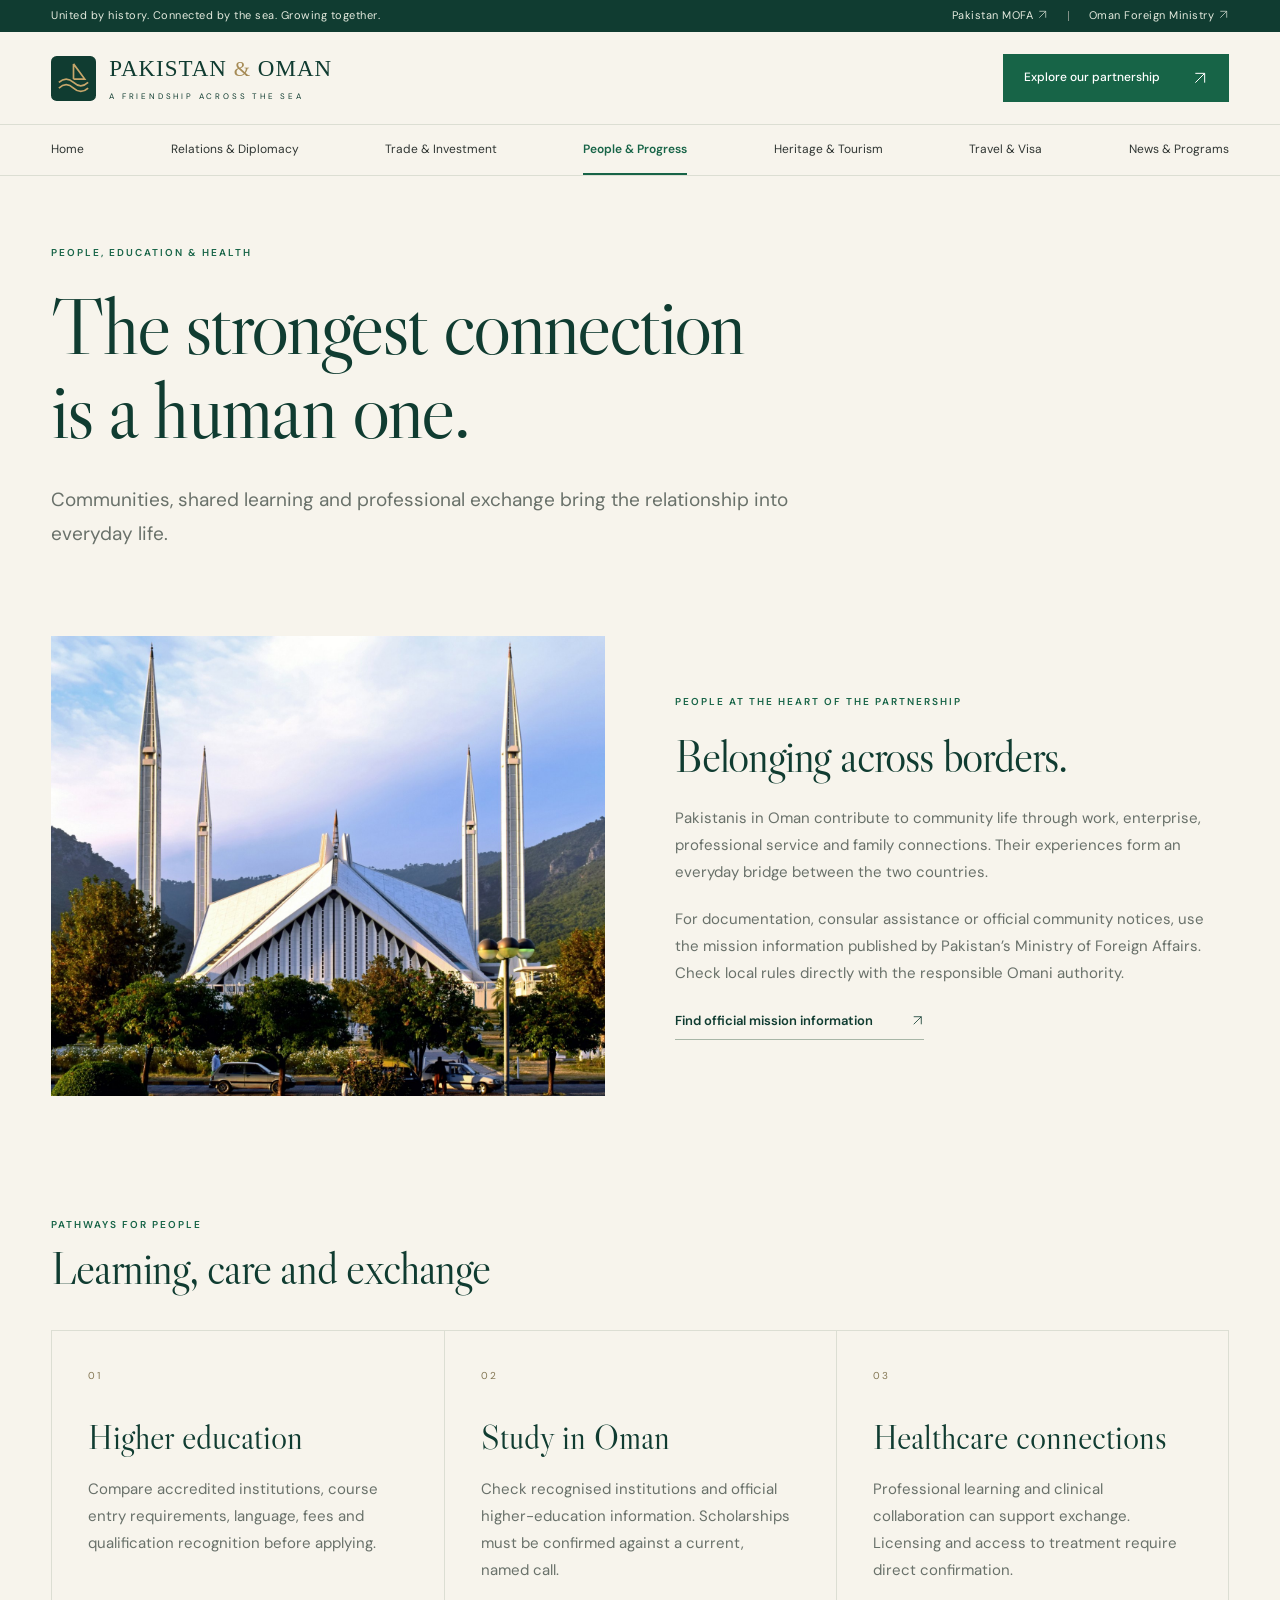
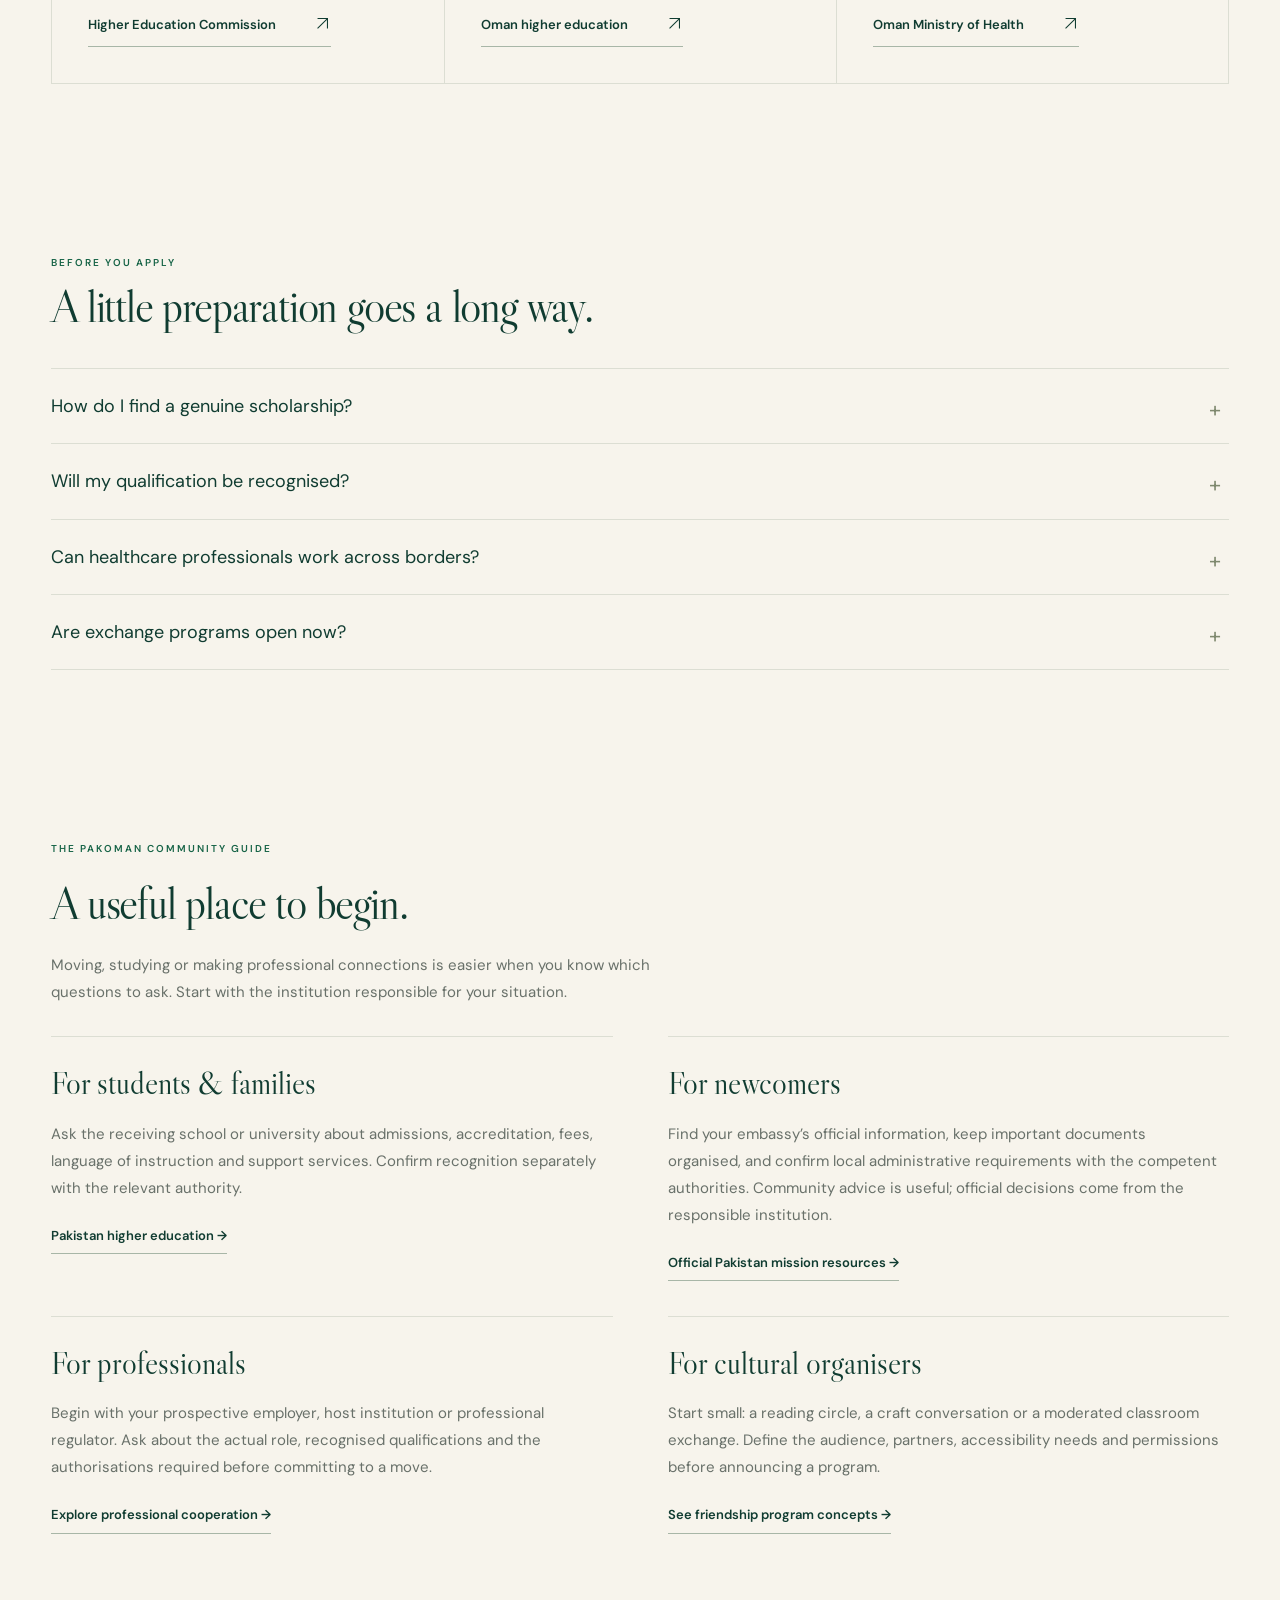
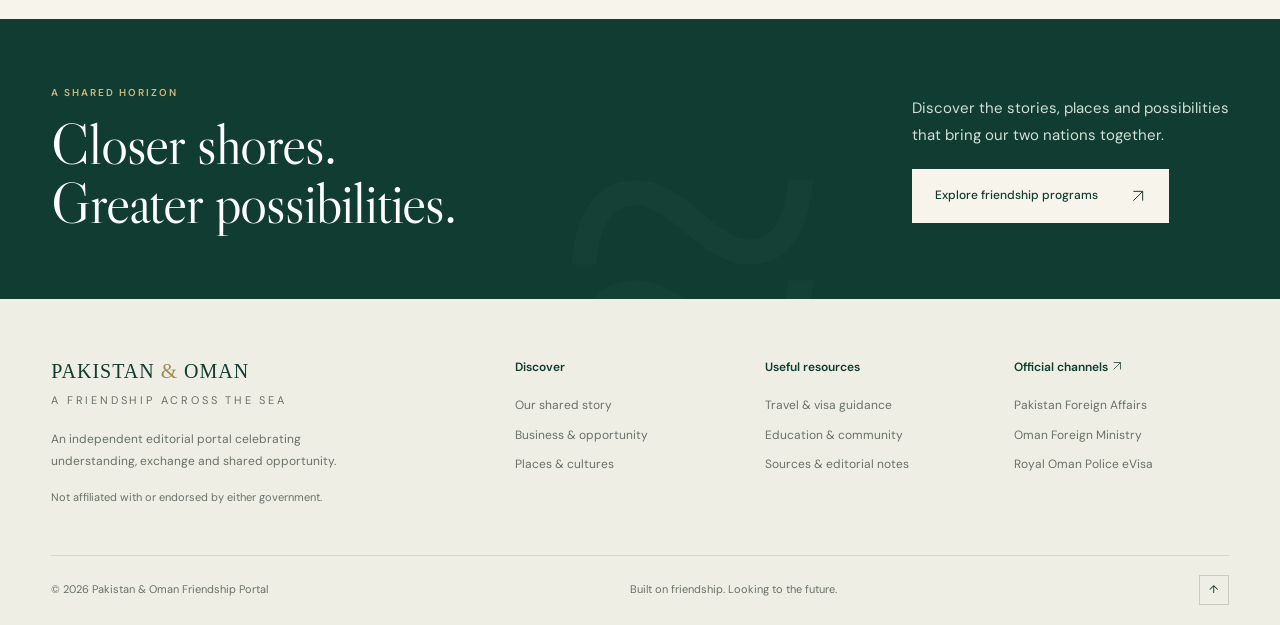
<file: people.html>
<!doctype html><html lang="en"><head><meta charset="utf-8"><meta name="viewport" content="width=device-width,initial-scale=1"><meta name="description" content="Explore Pakistan and Oman: shared history, culture, travel and opportunities across the Arabian Sea."><meta name="theme-color" content="#103C31"><title>People, Education & Health | Pakistan & Oman</title><link rel="icon" href="assets/favicon.svg" type="image/svg+xml"><link rel="preconnect" href="https://fonts.googleapis.com"><link rel="preconnect" href="https://fonts.gstatic.com" crossorigin><link href="https://fonts.googleapis.com/css2?family=DM+Sans:wght@400;450;500;600;700&family=Libre+Caslon+Display&display=swap" rel="stylesheet"><link rel="stylesheet" href="assets/style.css"><script src="assets/site.js" defer></script></head><body><a class="skip" href="#main">Skip to content</a><div class="topbar"><div class="wrap"><span>United by history. Connected by the sea. Growing together.</span><span class="official"><a href="https://mofa.gov.pk/">Pakistan MOFA <svg class="arrow-icon" viewBox="0 0 24 24" aria-hidden="true" fill="none" stroke="currentColor" stroke-width="1.5"><path d="M5 19 19 5M5 5h14v14"/></svg></a><i></i><a href="https://www.fm.gov.om/">Oman Foreign Ministry <svg class="arrow-icon" viewBox="0 0 24 24" aria-hidden="true" fill="none" stroke="currentColor" stroke-width="1.5"><path d="M5 19 19 5M5 5h14v14"/></svg></a></span></div></div><header><div class="wrap masthead"><a class="brand" href="index.html" aria-label="Pakistan and Oman home"><img src="assets/favicon.svg" width="45" height="45" alt=""><span>PAKISTAN <em>&</em> OMAN<small>A FRIENDSHIP ACROSS THE SEA</small></span></a><a class="button header-cta" href="relations.html">Explore our partnership <span><svg class="arrow-icon" viewBox="0 0 24 24" aria-hidden="true" fill="none" stroke="currentColor" stroke-width="1.5"><path d="M5 19 19 5M5 5h14v14"/></svg></span></a><button class="menu-button" aria-expanded="false" aria-controls="navigation">Menu <span>☰</span></button></div><nav id="navigation" aria-label="Main navigation"><div class="wrap"><a href="index.html">Home</a><a href="relations.html">Relations & Diplomacy</a><a href="trade.html">Trade & Investment</a><a href="people.html" aria-current="page">People & Progress</a><a href="heritage.html">Heritage & Tourism</a><a href="travel.html">Travel & Visa</a><a href="news.html">News & Programs</a></div></nav></header><main id="main"><section class="page-intro wrap"><p class="eyebrow">PEOPLE, EDUCATION & HEALTH</p><h1>The strongest connection<br>is a human one.</h1><p class="lead">Communities, shared learning and professional exchange bring the relationship into everyday life.</p></section><section class="wrap feature-split"><div class="feature-image"><img class="" src="assets/photos/faisal-mosque.jpg" data-fallback="assets/pakistan-fallback.svg" alt="Faisal Mosque against the Margalla Hills in Islamabad" width="1400" height="1000" loading="lazy"></div><div><p class="eyebrow">PEOPLE AT THE HEART OF THE PARTNERSHIP</p><h2>Belonging across borders.</h2><p>Pakistanis in Oman contribute to community life through work, enterprise, professional service and family connections. Their experiences form an everyday bridge between the two countries.</p><p>For documentation, consular assistance or official community notices, use the mission information published by Pakistan’s Ministry of Foreign Affairs. Check local rules directly with the responsible Omani authority.</p><a class="text-link" href="https://mofa.gov.pk/">Find official mission information <svg class="arrow-icon" viewBox="0 0 24 24" aria-hidden="true" fill="none" stroke="currentColor" stroke-width="1.5"><path d="M5 19 19 5M5 5h14v14"/></svg></a></div></section><section class="section wrap"><div class="section-heading"><div><p class="eyebrow">PATHWAYS FOR PEOPLE</p><h2>Learning, care and exchange</h2></div></div><div class="cards"><article class="topic-card"><span class="card-number">01</span><h3>Higher education</h3><p>Compare accredited institutions, course entry requirements, language, fees and qualification recognition before applying.</p><a class="text-link" href="https://www.hec.gov.pk/">Higher Education Commission <span><svg class="arrow-icon" viewBox="0 0 24 24" aria-hidden="true" fill="none" stroke="currentColor" stroke-width="1.5"><path d="M5 19 19 5M5 5h14v14"/></svg></span></a></article><article class="topic-card"><span class="card-number">02</span><h3>Study in Oman</h3><p>Check recognised institutions and official higher-education information. Scholarships must be confirmed against a current, named call.</p><a class="text-link" href="https://www.moheri.gov.om/">Oman higher education <span><svg class="arrow-icon" viewBox="0 0 24 24" aria-hidden="true" fill="none" stroke="currentColor" stroke-width="1.5"><path d="M5 19 19 5M5 5h14v14"/></svg></span></a></article><article class="topic-card"><span class="card-number">03</span><h3>Healthcare connections</h3><p>Professional learning and clinical collaboration can support exchange. Licensing and access to treatment require direct confirmation.</p><a class="text-link" href="https://www.moh.gov.om/">Oman Ministry of Health <span><svg class="arrow-icon" viewBox="0 0 24 24" aria-hidden="true" fill="none" stroke="currentColor" stroke-width="1.5"><path d="M5 19 19 5M5 5h14v14"/></svg></span></a></article></div></section><section class="section wrap"><div class="section-heading"><div><p class="eyebrow">BEFORE YOU APPLY</p><h2>A little preparation goes a long way.</h2></div></div><div class="faq"><details><summary>How do I find a genuine scholarship?</summary><p>Use an official university or ministry announcement. Confirm the application deadline, eligibility, funding coverage and application domain. This portal does not advertise a currently open bilateral scholarship.</p></details><details><summary>Will my qualification be recognised?</summary><p>Ask the receiving institution and the relevant recognition authority. Academic recognition and professional licensing are separate processes; neither should be assumed.</p></details><details><summary>Can healthcare professionals work across borders?</summary><p>Practice requires compliance with the destination’s current registration, examination, employment and immigration requirements. Contact the competent professional regulator before making arrangements.</p></details><details><summary>Are exchange programs open now?</summary><p>The friendship concepts on this website are proposals, not active recruitment. Confirm any real opportunity with its named organiser before sharing documents or making payments.</p></details></div></section><section class="section wrap" id="community-guide"><p class="eyebrow">THE PAKOMAN COMMUNITY GUIDE</p><h2>A useful place to begin.</h2><p class="section-description">Moving, studying or making professional connections is easier when you know which questions to ask. Start with the institution responsible for your situation.</p><div class="community-grid"><article><h3>For students & families</h3><p>Ask the receiving school or university about admissions, accreditation, fees, language of instruction and support services. Confirm recognition separately with the relevant authority.</p><a class="text-link" href="https://www.hec.gov.pk/">Pakistan higher education →</a></article><article><h3>For newcomers</h3><p>Find your embassy’s official information, keep important documents organised, and confirm local administrative requirements with the competent authorities. Community advice is useful; official decisions come from the responsible institution.</p><a class="text-link" href="https://mofa.gov.pk/">Official Pakistan mission resources →</a></article><article><h3>For professionals</h3><p>Begin with your prospective employer, host institution or professional regulator. Ask about the actual role, recognised qualifications and the authorisations required before committing to a move.</p><a class="text-link" href="trade.html">Explore professional cooperation →</a></article><article><h3>For cultural organisers</h3><p>Start small: a reading circle, a craft conversation or a moderated classroom exchange. Define the audience, partners, accessibility needs and permissions before announcing a program.</p><a class="text-link" href="news.html#programs">See friendship program concepts →</a></article></div></section></main><section class="closing"><div class="wrap"><div><p class="eyebrow">A SHARED HORIZON</p><h2>Closer shores.<br>Greater possibilities.</h2></div><div><p>Discover the stories, places and possibilities<br>that bring our two nations together.</p><a class="button light" href="news.html#programs">Explore friendship programs <span><svg class="arrow-icon" viewBox="0 0 24 24" aria-hidden="true" fill="none" stroke="currentColor" stroke-width="1.5"><path d="M5 19 19 5M5 5h14v14"/></svg></span></a></div></div></section><footer><div class="wrap footer-grid"><div><a class="brand" href="index.html"><span>PAKISTAN <em>&</em> OMAN<small>A FRIENDSHIP ACROSS THE SEA</small></span></a><p>An independent editorial portal celebrating<br>understanding, exchange and shared opportunity.</p><small>Not affiliated with or endorsed by either government.</small></div><div><h3>Discover</h3><a href="relations.html">Our shared story</a><a href="trade.html">Business & opportunity</a><a href="heritage.html">Places & cultures</a></div><div><h3>Useful resources</h3><a href="travel.html">Travel & visa guidance</a><a href="people.html">Education & community</a><a href="news.html#sources">Sources & editorial notes</a></div><div><h3>Official channels <svg class="arrow-icon" viewBox="0 0 24 24" aria-hidden="true" fill="none" stroke="currentColor" stroke-width="1.5"><path d="M5 19 19 5M5 5h14v14"/></svg></h3><a href="https://mofa.gov.pk/">Pakistan Foreign Affairs</a><a href="https://www.fm.gov.om/">Oman Foreign Ministry</a><a href="https://evisa.rop.gov.om/">Royal Oman Police eVisa</a></div></div><div class="wrap footer-bottom"><span>© 2026 Pakistan & Oman Friendship Portal</span><span>Built on friendship. Looking to the future.</span><button class="back-top" aria-label="Back to top">↑</button></div></footer></body></html>
</file>
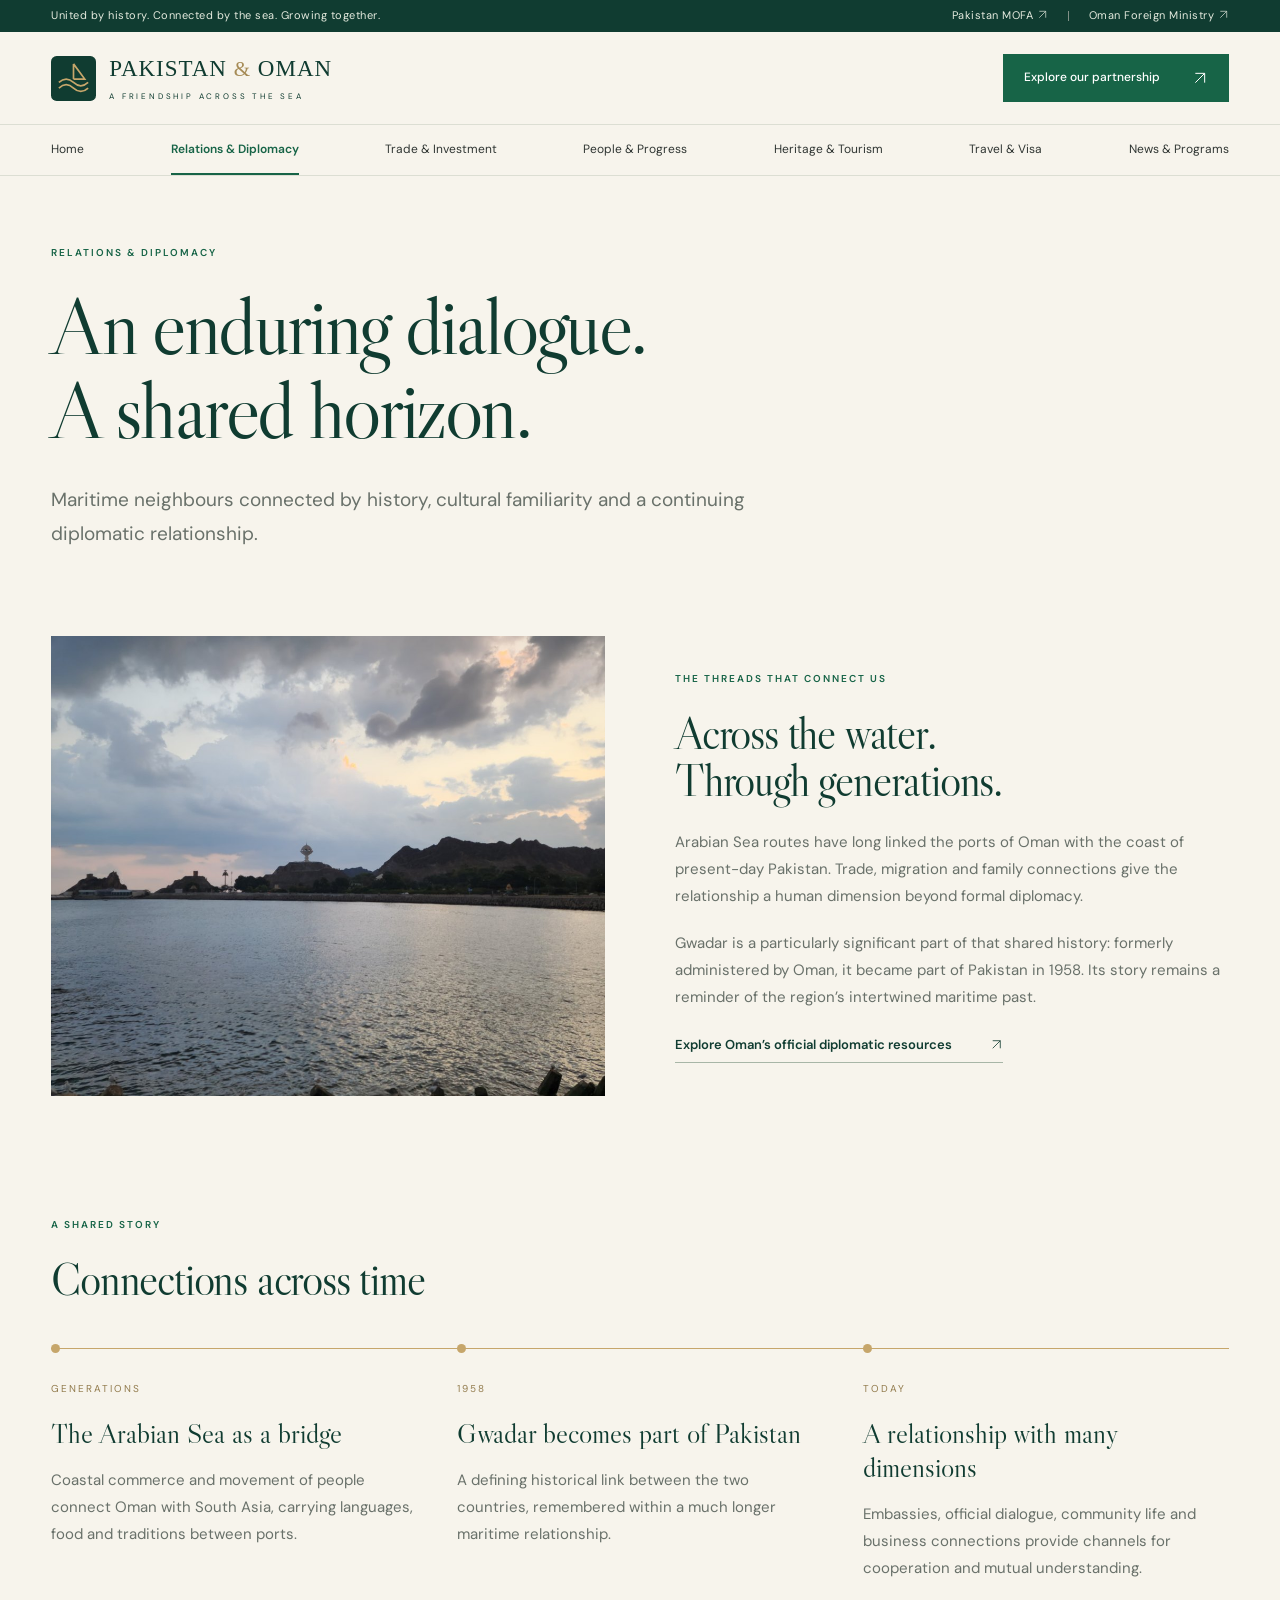
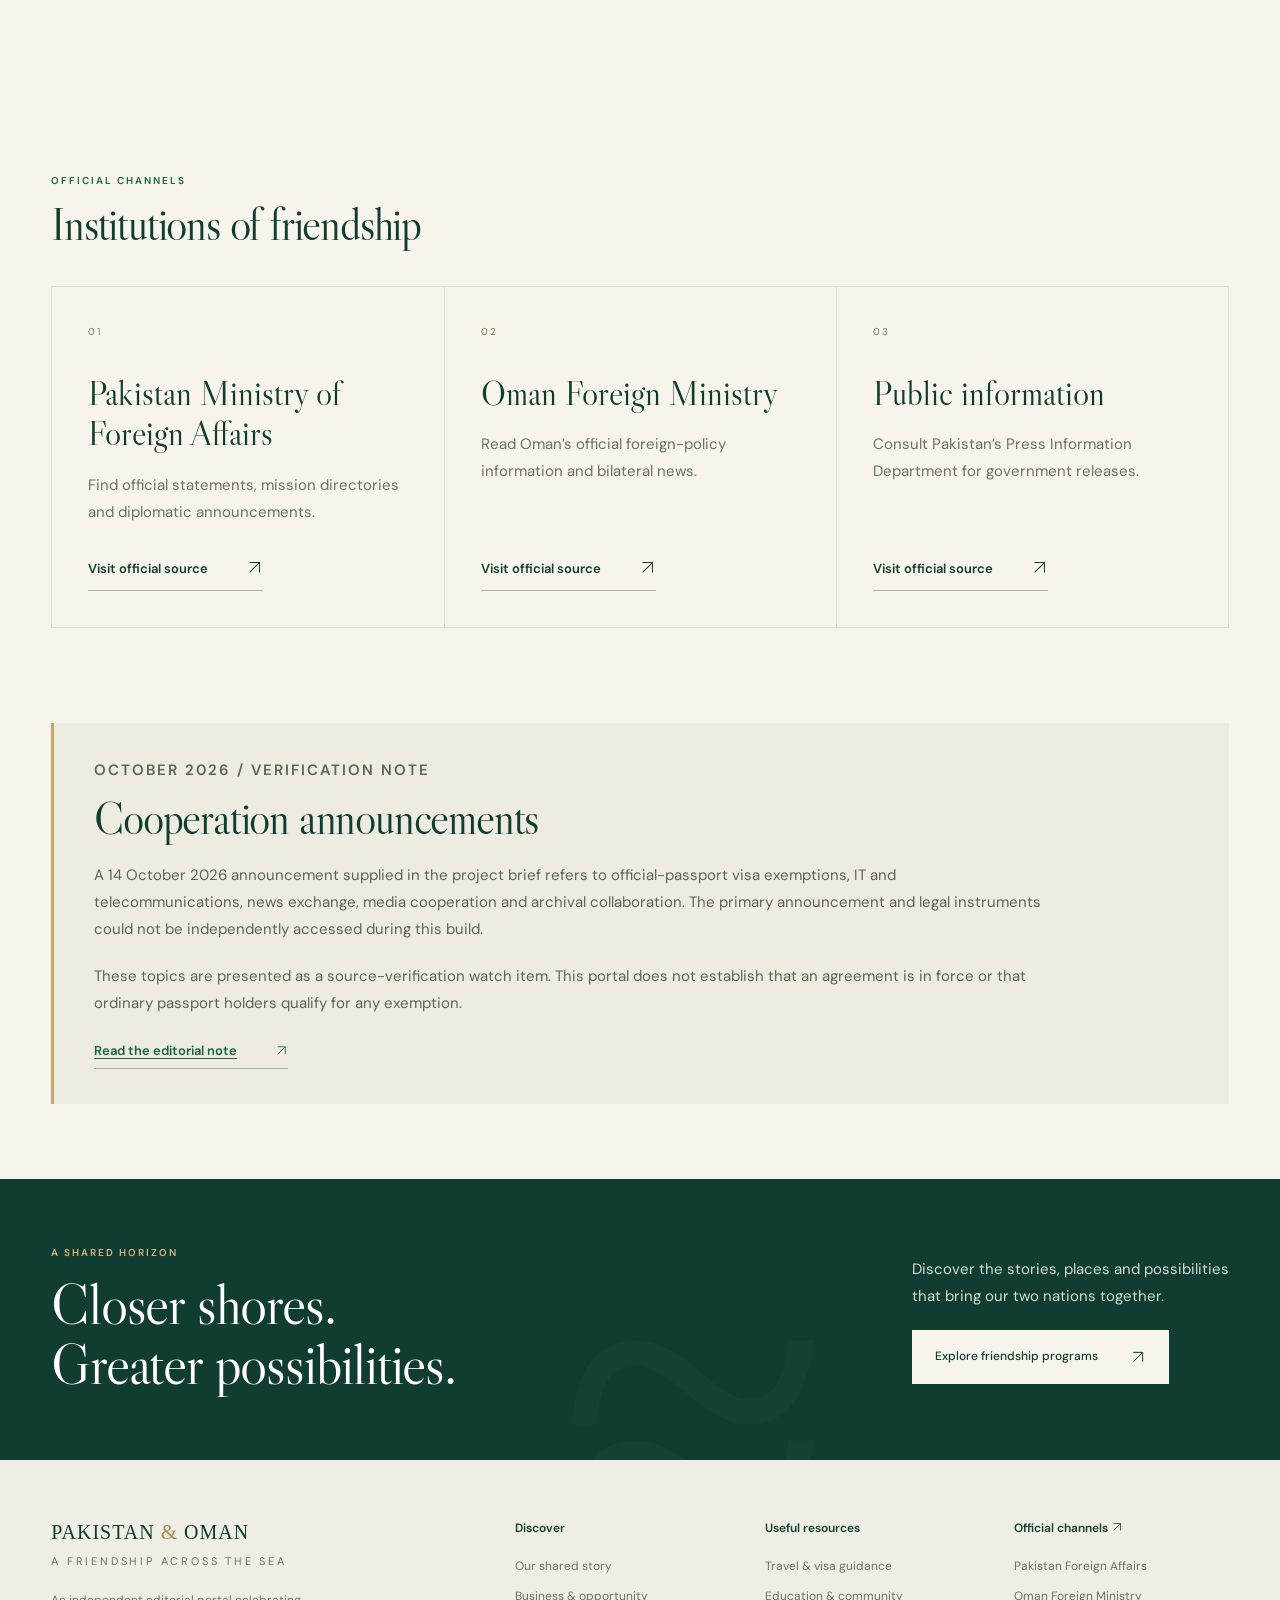
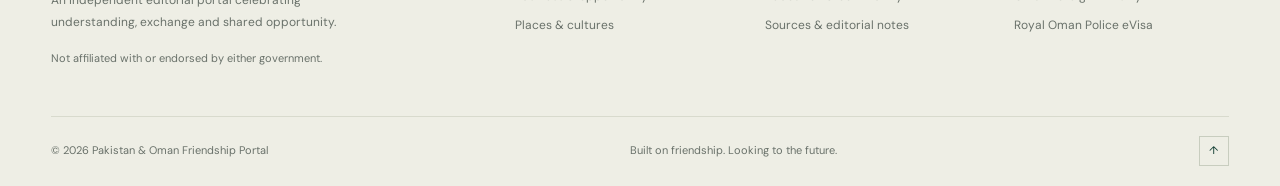
<file: relations.html>
<!doctype html><html lang="en"><head><meta charset="utf-8"><meta name="viewport" content="width=device-width,initial-scale=1"><meta name="description" content="Explore Pakistan and Oman: shared history, culture, travel and opportunities across the Arabian Sea."><meta name="theme-color" content="#103C31"><title>Relations & Diplomacy | Pakistan & Oman</title><link rel="icon" href="assets/favicon.svg" type="image/svg+xml"><link rel="preconnect" href="https://fonts.googleapis.com"><link rel="preconnect" href="https://fonts.gstatic.com" crossorigin><link href="https://fonts.googleapis.com/css2?family=DM+Sans:wght@400;450;500;600;700&family=Libre+Caslon+Display&display=swap" rel="stylesheet"><link rel="stylesheet" href="assets/style.css"><script src="assets/site.js" defer></script></head><body><a class="skip" href="#main">Skip to content</a><div class="topbar"><div class="wrap"><span>United by history. Connected by the sea. Growing together.</span><span class="official"><a href="https://mofa.gov.pk/">Pakistan MOFA <svg class="arrow-icon" viewBox="0 0 24 24" aria-hidden="true" fill="none" stroke="currentColor" stroke-width="1.5"><path d="M5 19 19 5M5 5h14v14"/></svg></a><i></i><a href="https://www.fm.gov.om/">Oman Foreign Ministry <svg class="arrow-icon" viewBox="0 0 24 24" aria-hidden="true" fill="none" stroke="currentColor" stroke-width="1.5"><path d="M5 19 19 5M5 5h14v14"/></svg></a></span></div></div><header><div class="wrap masthead"><a class="brand" href="index.html" aria-label="Pakistan and Oman home"><img src="assets/favicon.svg" width="45" height="45" alt=""><span>PAKISTAN <em>&</em> OMAN<small>A FRIENDSHIP ACROSS THE SEA</small></span></a><a class="button header-cta" href="relations.html">Explore our partnership <span><svg class="arrow-icon" viewBox="0 0 24 24" aria-hidden="true" fill="none" stroke="currentColor" stroke-width="1.5"><path d="M5 19 19 5M5 5h14v14"/></svg></span></a><button class="menu-button" aria-expanded="false" aria-controls="navigation">Menu <span>☰</span></button></div><nav id="navigation" aria-label="Main navigation"><div class="wrap"><a href="index.html">Home</a><a href="relations.html" aria-current="page">Relations & Diplomacy</a><a href="trade.html">Trade & Investment</a><a href="people.html">People & Progress</a><a href="heritage.html">Heritage & Tourism</a><a href="travel.html">Travel & Visa</a><a href="news.html">News & Programs</a></div></nav></header><main id="main"><section class="page-intro wrap"><p class="eyebrow">RELATIONS & DIPLOMACY</p><h1>An enduring dialogue.<br>A shared horizon.</h1><p class="lead">Maritime neighbours connected by history, cultural familiarity and a continuing diplomatic relationship.</p></section><section class="wrap feature-split"><div class="feature-image"><img class="" src="assets/photos/mutrah-corniche.jpg" data-fallback="assets/oman-fallback.svg" alt="Waterfront and mountain silhouettes at the Muscat corniche" width="1400" height="1000" loading="lazy"></div><div><p class="eyebrow">THE THREADS THAT CONNECT US</p><h2>Across the water.<br>Through generations.</h2><p>Arabian Sea routes have long linked the ports of Oman with the coast of present-day Pakistan. Trade, migration and family connections give the relationship a human dimension beyond formal diplomacy.</p><p>Gwadar is a particularly significant part of that shared history: formerly administered by Oman, it became part of Pakistan in 1958. Its story remains a reminder of the region’s intertwined maritime past.</p><a class="text-link" href="https://www.fm.gov.om/">Explore Oman’s official diplomatic resources <svg class="arrow-icon" viewBox="0 0 24 24" aria-hidden="true" fill="none" stroke="currentColor" stroke-width="1.5"><path d="M5 19 19 5M5 5h14v14"/></svg></a></div></section><section class="section wrap"><p class="eyebrow">A SHARED STORY</p><h2>Connections across time</h2><div class="timeline"><article><span>GENERATIONS</span><h3>The Arabian Sea as a bridge</h3><p>Coastal commerce and movement of people connect Oman with South Asia, carrying languages, food and traditions between ports.</p></article><article><span>1958</span><h3>Gwadar becomes part of Pakistan</h3><p>A defining historical link between the two countries, remembered within a much longer maritime relationship.</p></article><article><span>TODAY</span><h3>A relationship with many dimensions</h3><p>Embassies, official dialogue, community life and business connections provide channels for cooperation and mutual understanding.</p></article></div></section><section class="section wrap"><div class="section-heading"><div><p class="eyebrow">OFFICIAL CHANNELS</p><h2>Institutions of friendship</h2></div></div><div class="cards"><article class="topic-card"><span class="card-number">01</span><h3>Pakistan Ministry of Foreign Affairs</h3><p>Find official statements, mission directories and diplomatic announcements.</p><a class="text-link" href="https://mofa.gov.pk/">Visit official source <span><svg class="arrow-icon" viewBox="0 0 24 24" aria-hidden="true" fill="none" stroke="currentColor" stroke-width="1.5"><path d="M5 19 19 5M5 5h14v14"/></svg></span></a></article><article class="topic-card"><span class="card-number">02</span><h3>Oman Foreign Ministry</h3><p>Read Oman’s official foreign-policy information and bilateral news.</p><a class="text-link" href="https://www.fm.gov.om/">Visit official source <span><svg class="arrow-icon" viewBox="0 0 24 24" aria-hidden="true" fill="none" stroke="currentColor" stroke-width="1.5"><path d="M5 19 19 5M5 5h14v14"/></svg></span></a></article><article class="topic-card"><span class="card-number">03</span><h3>Public information</h3><p>Consult Pakistan’s Press Information Department for government releases.</p><a class="text-link" href="https://pid.gov.pk/">Visit official source <span><svg class="arrow-icon" viewBox="0 0 24 24" aria-hidden="true" fill="none" stroke="currentColor" stroke-width="1.5"><path d="M5 19 19 5M5 5h14v14"/></svg></span></a></article></div></section><section class="wrap notice" id="agreements"><p class="eyebrow">OCTOBER 2026 / VERIFICATION NOTE</p><h2>Cooperation announcements</h2><p>A 14 October 2026 announcement supplied in the project brief refers to official-passport visa exemptions, IT and telecommunications, news exchange, media cooperation and archival collaboration. The primary announcement and legal instruments could not be independently accessed during this build.</p><p>These topics are presented as a source-verification watch item. This portal does not establish that an agreement is in force or that ordinary passport holders qualify for any exemption.</p><a class="text-link" href="news.html#agreement">Read the editorial note <svg class="arrow-icon" viewBox="0 0 24 24" aria-hidden="true" fill="none" stroke="currentColor" stroke-width="1.5"><path d="M5 19 19 5M5 5h14v14"/></svg></a></section></main><section class="closing"><div class="wrap"><div><p class="eyebrow">A SHARED HORIZON</p><h2>Closer shores.<br>Greater possibilities.</h2></div><div><p>Discover the stories, places and possibilities<br>that bring our two nations together.</p><a class="button light" href="news.html#programs">Explore friendship programs <span><svg class="arrow-icon" viewBox="0 0 24 24" aria-hidden="true" fill="none" stroke="currentColor" stroke-width="1.5"><path d="M5 19 19 5M5 5h14v14"/></svg></span></a></div></div></section><footer><div class="wrap footer-grid"><div><a class="brand" href="index.html"><span>PAKISTAN <em>&</em> OMAN<small>A FRIENDSHIP ACROSS THE SEA</small></span></a><p>An independent editorial portal celebrating<br>understanding, exchange and shared opportunity.</p><small>Not affiliated with or endorsed by either government.</small></div><div><h3>Discover</h3><a href="relations.html">Our shared story</a><a href="trade.html">Business & opportunity</a><a href="heritage.html">Places & cultures</a></div><div><h3>Useful resources</h3><a href="travel.html">Travel & visa guidance</a><a href="people.html">Education & community</a><a href="news.html#sources">Sources & editorial notes</a></div><div><h3>Official channels <svg class="arrow-icon" viewBox="0 0 24 24" aria-hidden="true" fill="none" stroke="currentColor" stroke-width="1.5"><path d="M5 19 19 5M5 5h14v14"/></svg></h3><a href="https://mofa.gov.pk/">Pakistan Foreign Affairs</a><a href="https://www.fm.gov.om/">Oman Foreign Ministry</a><a href="https://evisa.rop.gov.om/">Royal Oman Police eVisa</a></div></div><div class="wrap footer-bottom"><span>© 2026 Pakistan & Oman Friendship Portal</span><span>Built on friendship. Looking to the future.</span><button class="back-top" aria-label="Back to top">↑</button></div></footer></body></html>
</file>
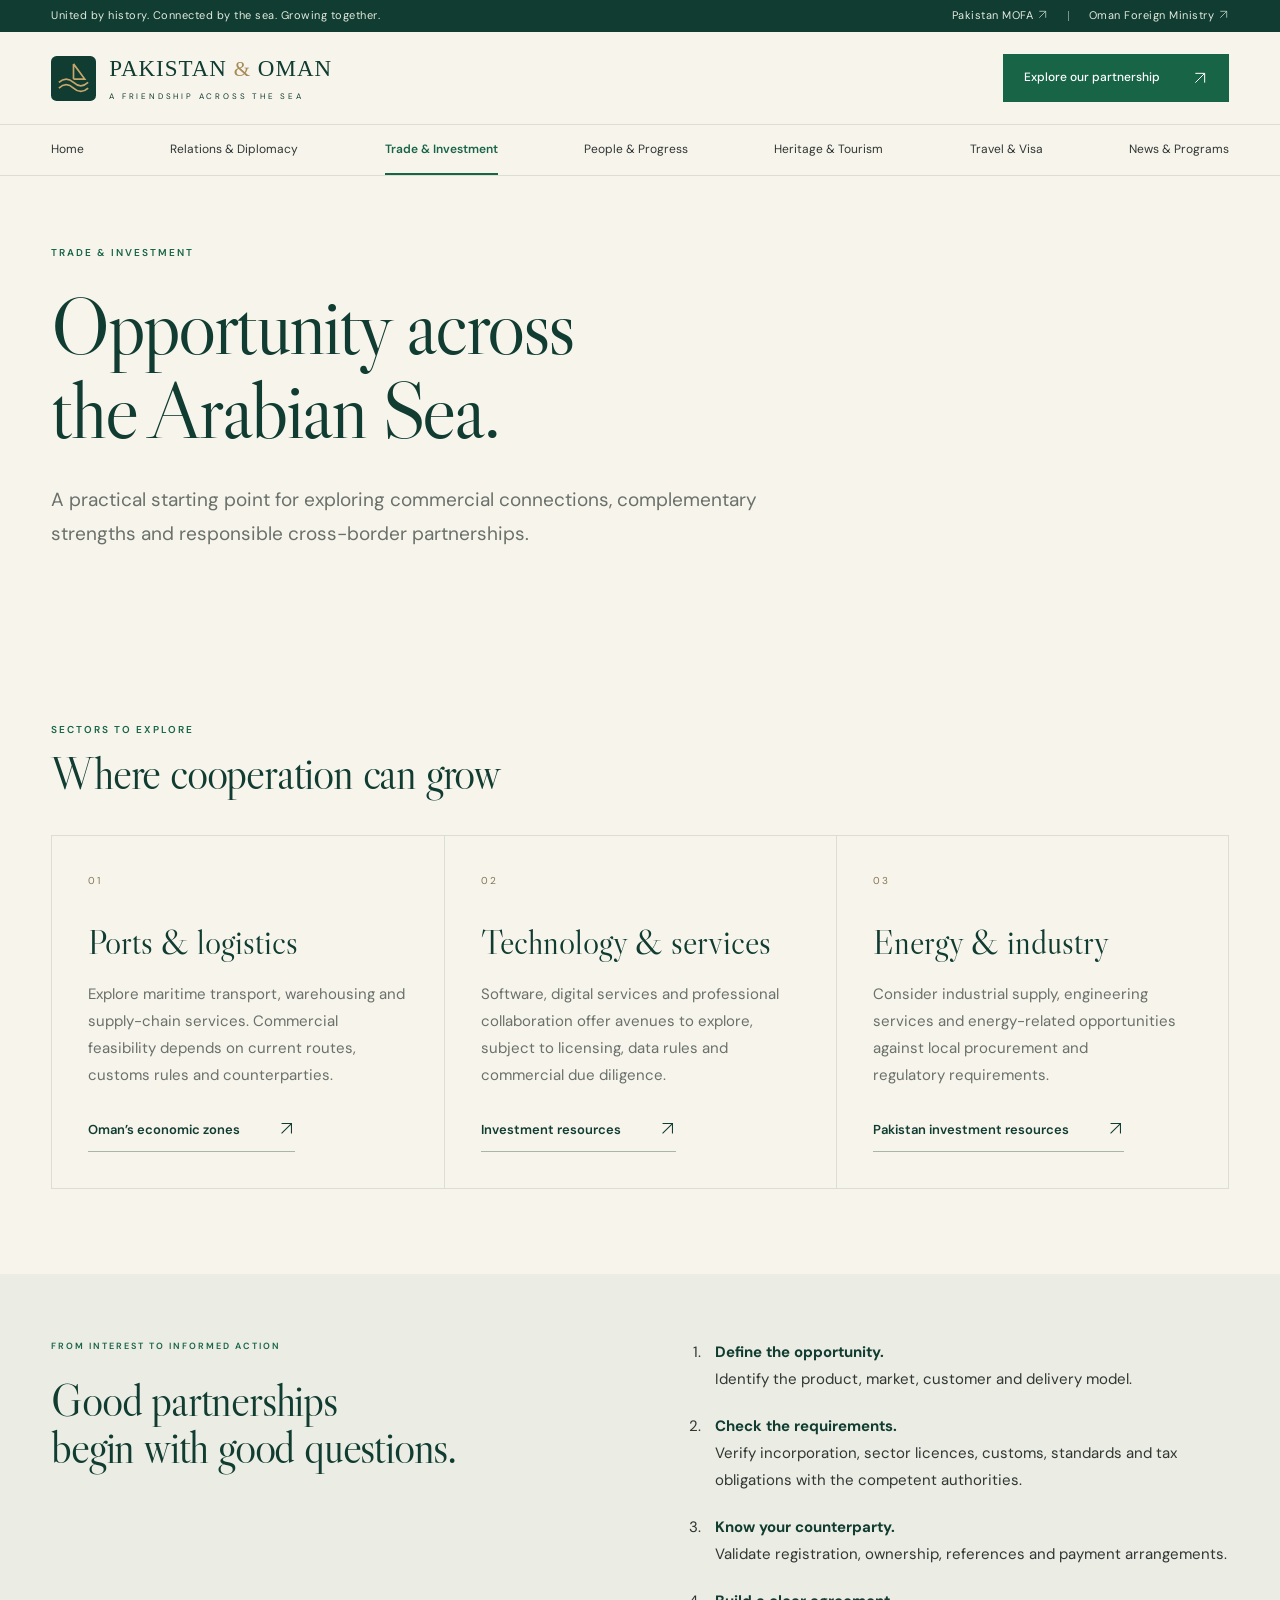
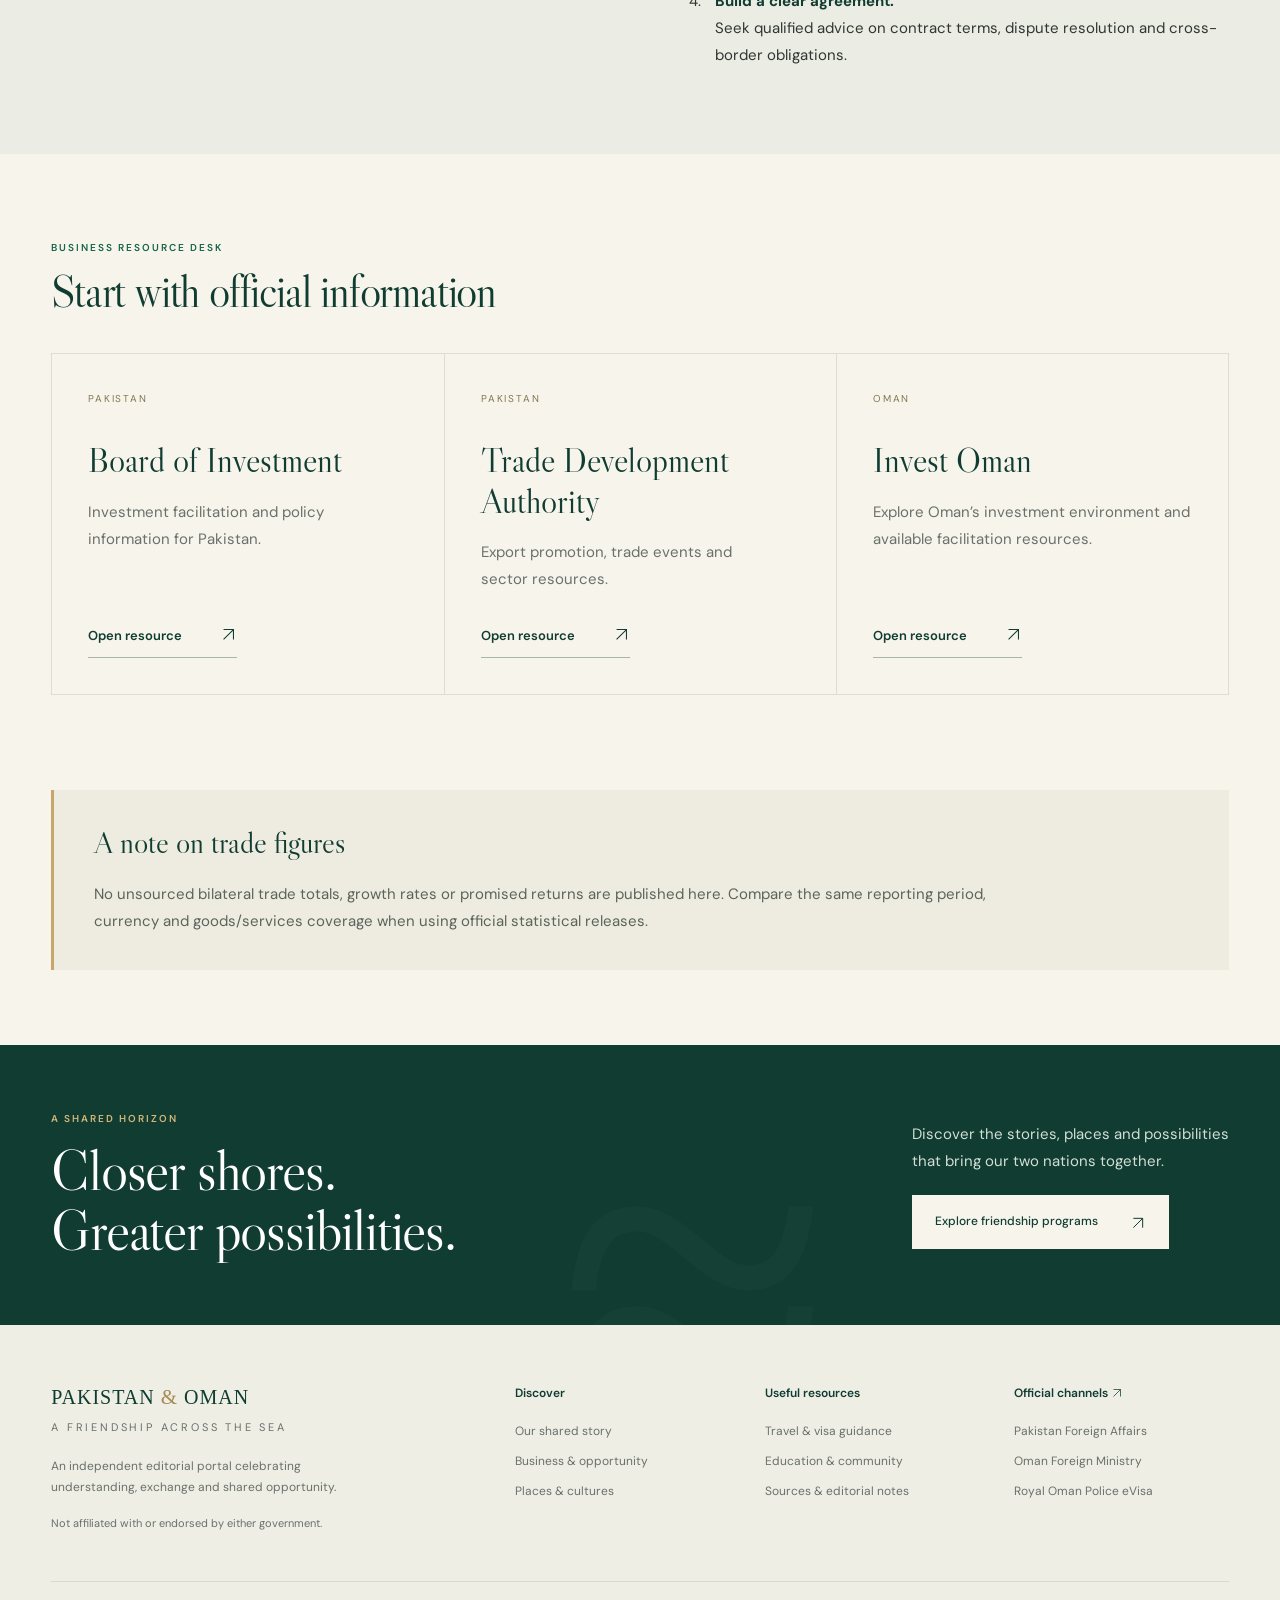
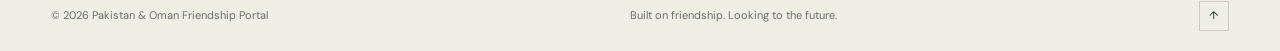
<file: trade.html>
<!doctype html><html lang="en"><head><meta charset="utf-8"><meta name="viewport" content="width=device-width,initial-scale=1"><meta name="description" content="Explore Pakistan and Oman: shared history, culture, travel and opportunities across the Arabian Sea."><meta name="theme-color" content="#103C31"><title>Trade & Investment | Pakistan & Oman</title><link rel="icon" href="assets/favicon.svg" type="image/svg+xml"><link rel="preconnect" href="https://fonts.googleapis.com"><link rel="preconnect" href="https://fonts.gstatic.com" crossorigin><link href="https://fonts.googleapis.com/css2?family=DM+Sans:wght@400;450;500;600;700&family=Libre+Caslon+Display&display=swap" rel="stylesheet"><link rel="stylesheet" href="assets/style.css"><script src="assets/site.js" defer></script></head><body><a class="skip" href="#main">Skip to content</a><div class="topbar"><div class="wrap"><span>United by history. Connected by the sea. Growing together.</span><span class="official"><a href="https://mofa.gov.pk/">Pakistan MOFA <svg class="arrow-icon" viewBox="0 0 24 24" aria-hidden="true" fill="none" stroke="currentColor" stroke-width="1.5"><path d="M5 19 19 5M5 5h14v14"/></svg></a><i></i><a href="https://www.fm.gov.om/">Oman Foreign Ministry <svg class="arrow-icon" viewBox="0 0 24 24" aria-hidden="true" fill="none" stroke="currentColor" stroke-width="1.5"><path d="M5 19 19 5M5 5h14v14"/></svg></a></span></div></div><header><div class="wrap masthead"><a class="brand" href="index.html" aria-label="Pakistan and Oman home"><img src="assets/favicon.svg" width="45" height="45" alt=""><span>PAKISTAN <em>&</em> OMAN<small>A FRIENDSHIP ACROSS THE SEA</small></span></a><a class="button header-cta" href="relations.html">Explore our partnership <span><svg class="arrow-icon" viewBox="0 0 24 24" aria-hidden="true" fill="none" stroke="currentColor" stroke-width="1.5"><path d="M5 19 19 5M5 5h14v14"/></svg></span></a><button class="menu-button" aria-expanded="false" aria-controls="navigation">Menu <span>☰</span></button></div><nav id="navigation" aria-label="Main navigation"><div class="wrap"><a href="index.html">Home</a><a href="relations.html">Relations & Diplomacy</a><a href="trade.html" aria-current="page">Trade & Investment</a><a href="people.html">People & Progress</a><a href="heritage.html">Heritage & Tourism</a><a href="travel.html">Travel & Visa</a><a href="news.html">News & Programs</a></div></nav></header><main id="main"><section class="page-intro wrap"><p class="eyebrow">TRADE & INVESTMENT</p><h1>Opportunity across<br>the Arabian Sea.</h1><p class="lead">A practical starting point for exploring commercial connections, complementary strengths and responsible cross-border partnerships.</p></section><section class="section wrap"><div class="section-heading"><div><p class="eyebrow">SECTORS TO EXPLORE</p><h2>Where cooperation can grow</h2></div></div><div class="cards"><article class="topic-card"><span class="card-number">01</span><h3>Ports & logistics</h3><p>Explore maritime transport, warehousing and supply-chain services. Commercial feasibility depends on current routes, customs rules and counterparties.</p><a class="text-link" href="https://www.opaz.gov.om/">Oman’s economic zones <span><svg class="arrow-icon" viewBox="0 0 24 24" aria-hidden="true" fill="none" stroke="currentColor" stroke-width="1.5"><path d="M5 19 19 5M5 5h14v14"/></svg></span></a></article><article class="topic-card"><span class="card-number">02</span><h3>Technology & services</h3><p>Software, digital services and professional collaboration offer avenues to explore, subject to licensing, data rules and commercial due diligence.</p><a class="text-link" href="https://investoman.om/">Investment resources <span><svg class="arrow-icon" viewBox="0 0 24 24" aria-hidden="true" fill="none" stroke="currentColor" stroke-width="1.5"><path d="M5 19 19 5M5 5h14v14"/></svg></span></a></article><article class="topic-card"><span class="card-number">03</span><h3>Energy & industry</h3><p>Consider industrial supply, engineering services and energy-related opportunities against local procurement and regulatory requirements.</p><a class="text-link" href="https://invest.gov.pk/">Pakistan investment resources <span><svg class="arrow-icon" viewBox="0 0 24 24" aria-hidden="true" fill="none" stroke="currentColor" stroke-width="1.5"><path d="M5 19 19 5M5 5h14v14"/></svg></span></a></article></div></section><section class="band"><div class="wrap story"><div><p class="eyebrow">FROM INTEREST TO INFORMED ACTION</p><h2>Good partnerships<br>begin with good questions.</h2></div><div><ol class="steps"><li><b>Define the opportunity.</b> Identify the product, market, customer and delivery model.</li><li><b>Check the requirements.</b> Verify incorporation, sector licences, customs, standards and tax obligations with the competent authorities.</li><li><b>Know your counterparty.</b> Validate registration, ownership, references and payment arrangements.</li><li><b>Build a clear agreement.</b> Seek qualified advice on contract terms, dispute resolution and cross-border obligations.</li></ol></div></div></section><section class="section wrap"><div class="section-heading"><div><p class="eyebrow">BUSINESS RESOURCE DESK</p><h2>Start with official information</h2></div></div><div class="cards"><article class="topic-card"><span class="card-number">PAKISTAN</span><h3>Board of Investment</h3><p>Investment facilitation and policy information for Pakistan.</p><a class="text-link" href="https://invest.gov.pk/">Open resource <span><svg class="arrow-icon" viewBox="0 0 24 24" aria-hidden="true" fill="none" stroke="currentColor" stroke-width="1.5"><path d="M5 19 19 5M5 5h14v14"/></svg></span></a></article><article class="topic-card"><span class="card-number">PAKISTAN</span><h3>Trade Development Authority</h3><p>Export promotion, trade events and sector resources.</p><a class="text-link" href="https://tdap.gov.pk/">Open resource <span><svg class="arrow-icon" viewBox="0 0 24 24" aria-hidden="true" fill="none" stroke="currentColor" stroke-width="1.5"><path d="M5 19 19 5M5 5h14v14"/></svg></span></a></article><article class="topic-card"><span class="card-number">OMAN</span><h3>Invest Oman</h3><p>Explore Oman’s investment environment and available facilitation resources.</p><a class="text-link" href="https://investoman.om/">Open resource <span><svg class="arrow-icon" viewBox="0 0 24 24" aria-hidden="true" fill="none" stroke="currentColor" stroke-width="1.5"><path d="M5 19 19 5M5 5h14v14"/></svg></span></a></article></div></section><section class="wrap notice"><h3>A note on trade figures</h3><p>No unsourced bilateral trade totals, growth rates or promised returns are published here. Compare the same reporting period, currency and goods/services coverage when using official statistical releases.</p></section></main><section class="closing"><div class="wrap"><div><p class="eyebrow">A SHARED HORIZON</p><h2>Closer shores.<br>Greater possibilities.</h2></div><div><p>Discover the stories, places and possibilities<br>that bring our two nations together.</p><a class="button light" href="news.html#programs">Explore friendship programs <span><svg class="arrow-icon" viewBox="0 0 24 24" aria-hidden="true" fill="none" stroke="currentColor" stroke-width="1.5"><path d="M5 19 19 5M5 5h14v14"/></svg></span></a></div></div></section><footer><div class="wrap footer-grid"><div><a class="brand" href="index.html"><span>PAKISTAN <em>&</em> OMAN<small>A FRIENDSHIP ACROSS THE SEA</small></span></a><p>An independent editorial portal celebrating<br>understanding, exchange and shared opportunity.</p><small>Not affiliated with or endorsed by either government.</small></div><div><h3>Discover</h3><a href="relations.html">Our shared story</a><a href="trade.html">Business & opportunity</a><a href="heritage.html">Places & cultures</a></div><div><h3>Useful resources</h3><a href="travel.html">Travel & visa guidance</a><a href="people.html">Education & community</a><a href="news.html#sources">Sources & editorial notes</a></div><div><h3>Official channels <svg class="arrow-icon" viewBox="0 0 24 24" aria-hidden="true" fill="none" stroke="currentColor" stroke-width="1.5"><path d="M5 19 19 5M5 5h14v14"/></svg></h3><a href="https://mofa.gov.pk/">Pakistan Foreign Affairs</a><a href="https://www.fm.gov.om/">Oman Foreign Ministry</a><a href="https://evisa.rop.gov.om/">Royal Oman Police eVisa</a></div></div><div class="wrap footer-bottom"><span>© 2026 Pakistan & Oman Friendship Portal</span><span>Built on friendship. Looking to the future.</span><button class="back-top" aria-label="Back to top">↑</button></div></footer></body></html>
</file>
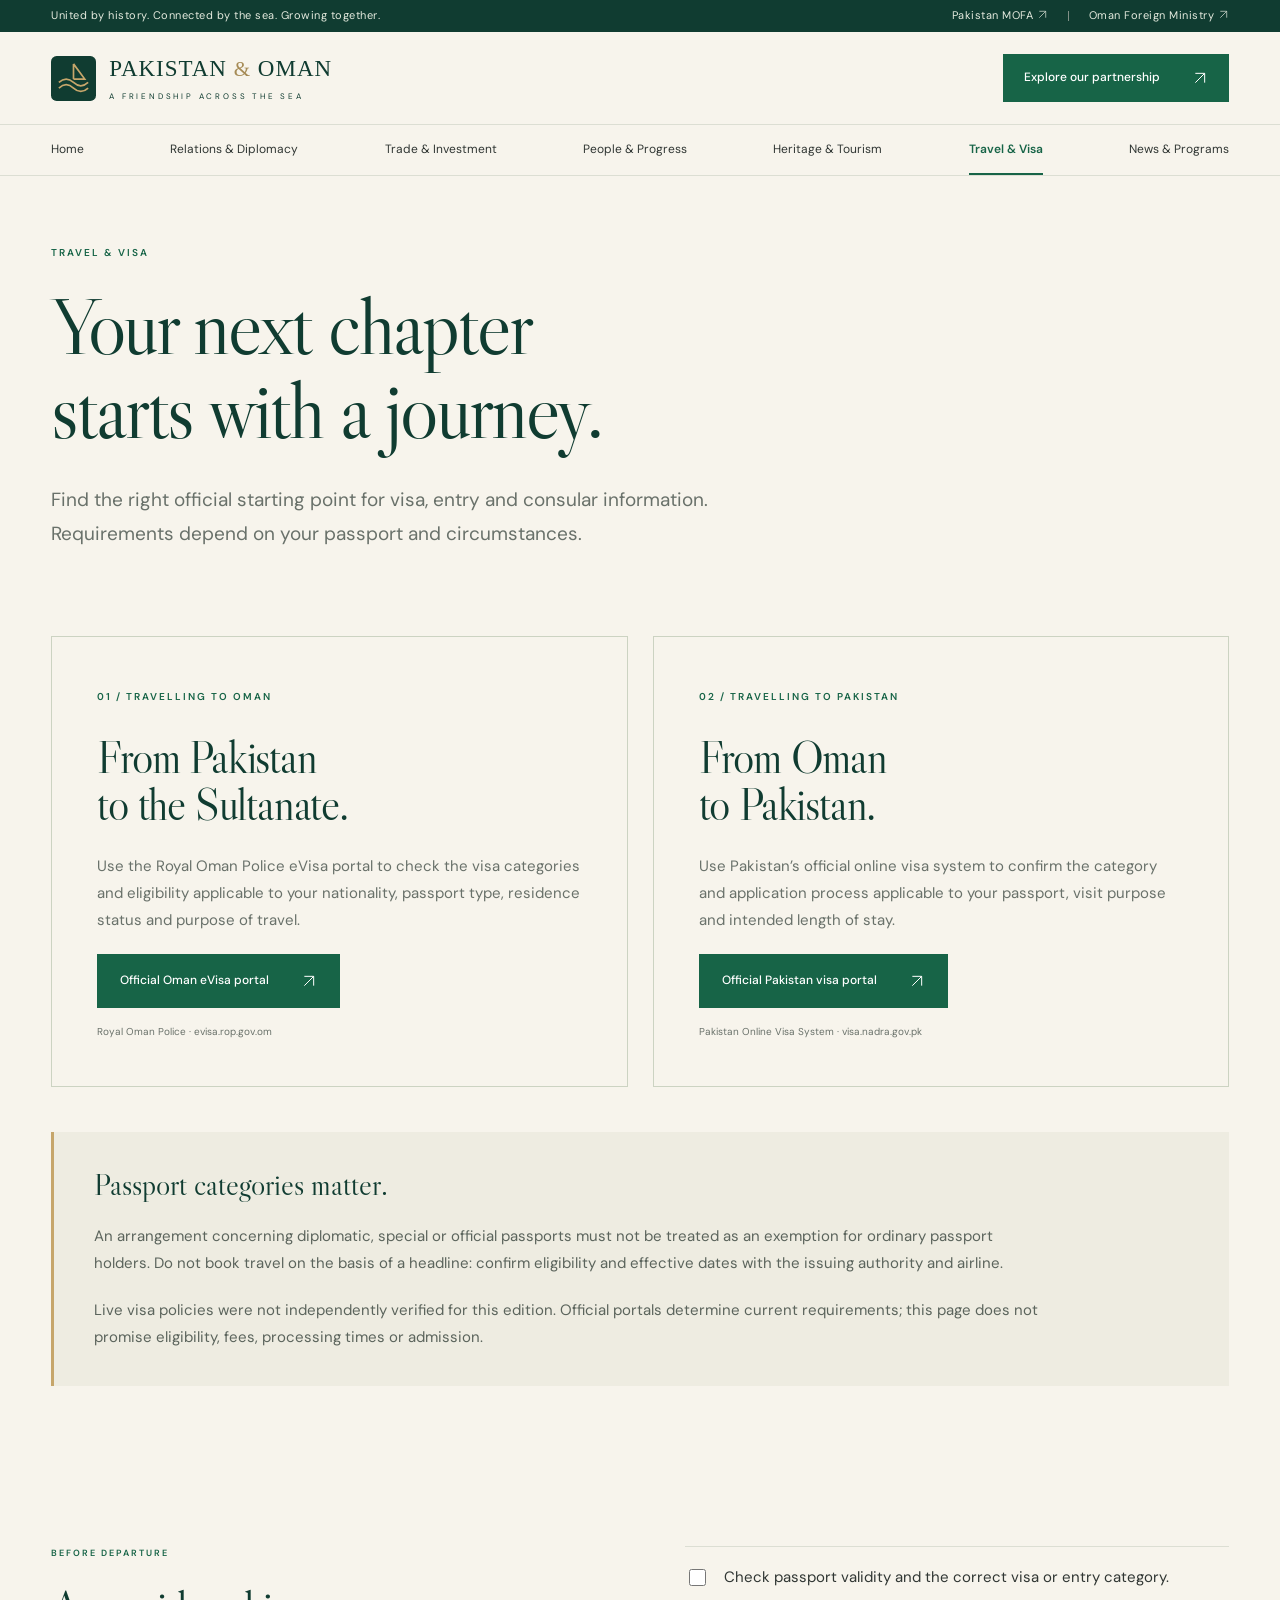
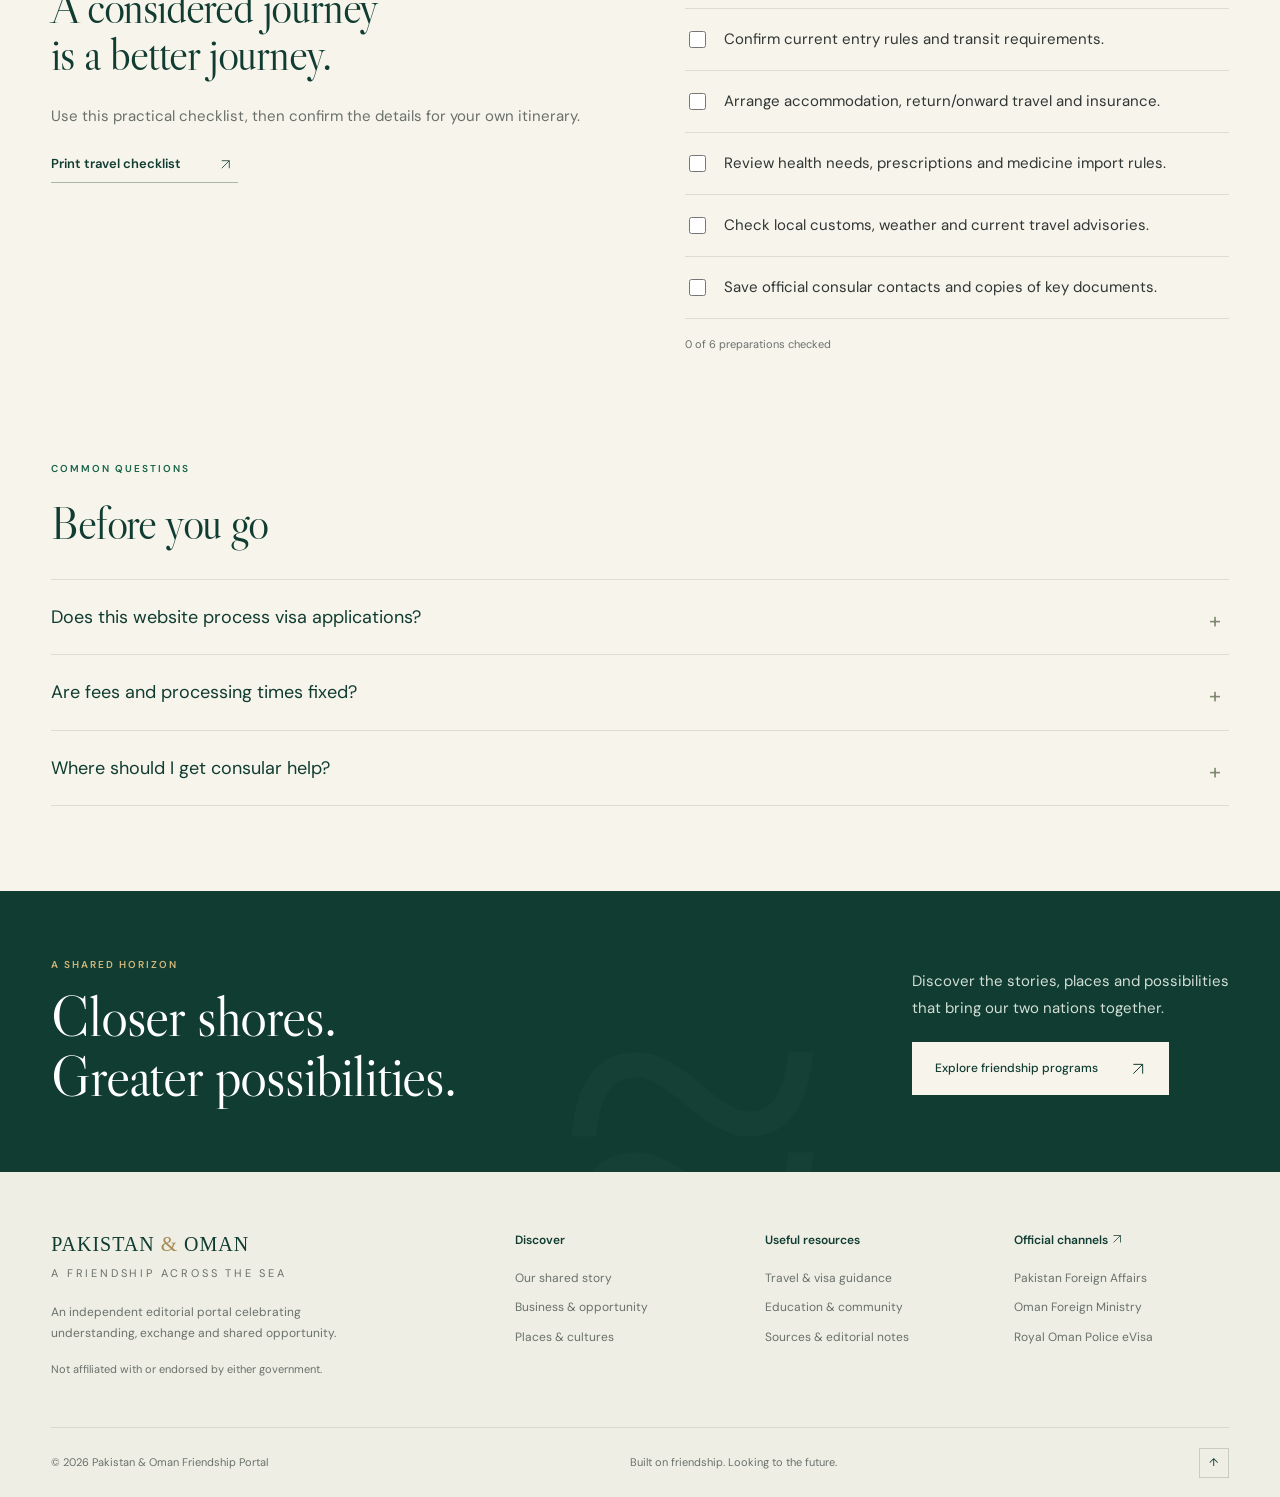
<file: travel.html>
<!doctype html><html lang="en"><head><meta charset="utf-8"><meta name="viewport" content="width=device-width,initial-scale=1"><meta name="description" content="Explore Pakistan and Oman: shared history, culture, travel and opportunities across the Arabian Sea."><meta name="theme-color" content="#103C31"><title>Travel & Visa | Pakistan & Oman</title><link rel="icon" href="assets/favicon.svg" type="image/svg+xml"><link rel="preconnect" href="https://fonts.googleapis.com"><link rel="preconnect" href="https://fonts.gstatic.com" crossorigin><link href="https://fonts.googleapis.com/css2?family=DM+Sans:wght@400;450;500;600;700&family=Libre+Caslon+Display&display=swap" rel="stylesheet"><link rel="stylesheet" href="assets/style.css"><script src="assets/site.js" defer></script></head><body><a class="skip" href="#main">Skip to content</a><div class="topbar"><div class="wrap"><span>United by history. Connected by the sea. Growing together.</span><span class="official"><a href="https://mofa.gov.pk/">Pakistan MOFA <svg class="arrow-icon" viewBox="0 0 24 24" aria-hidden="true" fill="none" stroke="currentColor" stroke-width="1.5"><path d="M5 19 19 5M5 5h14v14"/></svg></a><i></i><a href="https://www.fm.gov.om/">Oman Foreign Ministry <svg class="arrow-icon" viewBox="0 0 24 24" aria-hidden="true" fill="none" stroke="currentColor" stroke-width="1.5"><path d="M5 19 19 5M5 5h14v14"/></svg></a></span></div></div><header><div class="wrap masthead"><a class="brand" href="index.html" aria-label="Pakistan and Oman home"><img src="assets/favicon.svg" width="45" height="45" alt=""><span>PAKISTAN <em>&</em> OMAN<small>A FRIENDSHIP ACROSS THE SEA</small></span></a><a class="button header-cta" href="relations.html">Explore our partnership <span><svg class="arrow-icon" viewBox="0 0 24 24" aria-hidden="true" fill="none" stroke="currentColor" stroke-width="1.5"><path d="M5 19 19 5M5 5h14v14"/></svg></span></a><button class="menu-button" aria-expanded="false" aria-controls="navigation">Menu <span>☰</span></button></div><nav id="navigation" aria-label="Main navigation"><div class="wrap"><a href="index.html">Home</a><a href="relations.html">Relations & Diplomacy</a><a href="trade.html">Trade & Investment</a><a href="people.html">People & Progress</a><a href="heritage.html">Heritage & Tourism</a><a href="travel.html" aria-current="page">Travel & Visa</a><a href="news.html">News & Programs</a></div></nav></header><main id="main"><section class="page-intro wrap"><p class="eyebrow">TRAVEL & VISA</p><h1>Your next chapter<br>starts with a journey.</h1><p class="lead">Find the right official starting point for visa, entry and consular information. Requirements depend on your passport and circumstances.</p></section><section class="wrap visa-grid"><article class="visa-card"><span class="eyebrow">01 / TRAVELLING TO OMAN</span><h2>From Pakistan<br>to the Sultanate.</h2><p>Use the Royal Oman Police eVisa portal to check the visa categories and eligibility applicable to your nationality, passport type, residence status and purpose of travel.</p><a class="button" href="https://evisa.rop.gov.om/">Official Oman eVisa portal <svg class="arrow-icon" viewBox="0 0 24 24" aria-hidden="true" fill="none" stroke="currentColor" stroke-width="1.5"><path d="M5 19 19 5M5 5h14v14"/></svg></a><small>Royal Oman Police · evisa.rop.gov.om</small></article><article class="visa-card"><span class="eyebrow">02 / TRAVELLING TO PAKISTAN</span><h2>From Oman<br>to Pakistan.</h2><p>Use Pakistan’s official online visa system to confirm the category and application process applicable to your passport, visit purpose and intended length of stay.</p><a class="button" href="https://visa.nadra.gov.pk/">Official Pakistan visa portal <svg class="arrow-icon" viewBox="0 0 24 24" aria-hidden="true" fill="none" stroke="currentColor" stroke-width="1.5"><path d="M5 19 19 5M5 5h14v14"/></svg></a><small>Pakistan Online Visa System · visa.nadra.gov.pk</small></article></section><section class="wrap notice"><h3>Passport categories matter.</h3><p>An arrangement concerning diplomatic, special or official passports must not be treated as an exemption for ordinary passport holders. Do not book travel on the basis of a headline: confirm eligibility and effective dates with the issuing authority and airline.</p><p>Live visa policies were not independently verified for this edition. Official portals determine current requirements; this page does not promise eligibility, fees, processing times or admission.</p></section><section class="section wrap story"><div><p class="eyebrow">BEFORE DEPARTURE</p><h2>A considered journey<br>is a better journey.</h2><p>Use this practical checklist, then confirm the details for your own itinerary.</p><button class="text-link print-button">Print travel checklist <svg class="arrow-icon" viewBox="0 0 24 24" aria-hidden="true" fill="none" stroke="currentColor" stroke-width="1.5"><path d="M5 19 19 5M5 5h14v14"/></svg></button></div><div class="checklist"><label><input type="checkbox"> Check passport validity and the correct visa or entry category.</label><label><input type="checkbox"> Confirm current entry rules and transit requirements.</label><label><input type="checkbox"> Arrange accommodation, return/onward travel and insurance.</label><label><input type="checkbox"> Review health needs, prescriptions and medicine import rules.</label><label><input type="checkbox"> Check local customs, weather and current travel advisories.</label><label><input type="checkbox"> Save official consular contacts and copies of key documents.</label><p class="check-status" aria-live="polite">0 of 6 preparations checked</p></div></section><section class="section wrap"><p class="eyebrow">COMMON QUESTIONS</p><h2>Before you go</h2><div class="faq"><details><summary>Does this website process visa applications?</summary><p>No. Apply through the linked official government portal. We do not collect passport details, payments or application documents.</p></details><details><summary>Are fees and processing times fixed?</summary><p>They can change by category and circumstances. Confirm them on the official application system before paying or making non-refundable arrangements.</p></details><details><summary>Where should I get consular help?</summary><p>Find the relevant embassy or consulate through <a href="https://mofa.gov.pk/">Pakistan MOFA</a> or the <a href="https://www.fm.gov.om/">Oman Foreign Ministry</a>. Save contact details before departure.</p></details></div></section></main><section class="closing"><div class="wrap"><div><p class="eyebrow">A SHARED HORIZON</p><h2>Closer shores.<br>Greater possibilities.</h2></div><div><p>Discover the stories, places and possibilities<br>that bring our two nations together.</p><a class="button light" href="news.html#programs">Explore friendship programs <span><svg class="arrow-icon" viewBox="0 0 24 24" aria-hidden="true" fill="none" stroke="currentColor" stroke-width="1.5"><path d="M5 19 19 5M5 5h14v14"/></svg></span></a></div></div></section><footer><div class="wrap footer-grid"><div><a class="brand" href="index.html"><span>PAKISTAN <em>&</em> OMAN<small>A FRIENDSHIP ACROSS THE SEA</small></span></a><p>An independent editorial portal celebrating<br>understanding, exchange and shared opportunity.</p><small>Not affiliated with or endorsed by either government.</small></div><div><h3>Discover</h3><a href="relations.html">Our shared story</a><a href="trade.html">Business & opportunity</a><a href="heritage.html">Places & cultures</a></div><div><h3>Useful resources</h3><a href="travel.html">Travel & visa guidance</a><a href="people.html">Education & community</a><a href="news.html#sources">Sources & editorial notes</a></div><div><h3>Official channels <svg class="arrow-icon" viewBox="0 0 24 24" aria-hidden="true" fill="none" stroke="currentColor" stroke-width="1.5"><path d="M5 19 19 5M5 5h14v14"/></svg></h3><a href="https://mofa.gov.pk/">Pakistan Foreign Affairs</a><a href="https://www.fm.gov.om/">Oman Foreign Ministry</a><a href="https://evisa.rop.gov.om/">Royal Oman Police eVisa</a></div></div><div class="wrap footer-bottom"><span>© 2026 Pakistan & Oman Friendship Portal</span><span>Built on friendship. Looking to the future.</span><button class="back-top" aria-label="Back to top">↑</button></div></footer></body></html>
</file>
<file: assets/style.css>
:root{--green:#176447;--dark:#103c31;--ivory:#f7f4ec;--gold:#c6a66b;--navy:#172c43;--text:#303633;--muted:#69716a;--line:#dcded3;--serif:'Libre Caslon Display',Georgia,serif;--sans:'DM Sans',Arial,sans-serif}*{box-sizing:border-box}html{scroll-behavior:smooth;scroll-padding-top:25px}body{margin:0;background:var(--ivory);color:var(--text);font-family:var(--sans);font-size:15px;line-height:1.8}a{color:inherit;text-decoration:none}button,input{font:inherit}button,a,input{touch-action:manipulation}button{cursor:pointer}a:focus-visible,button:focus-visible,input:focus-visible,summary:focus-visible{outline:3px solid var(--gold);outline-offset:5px}a:hover{color:var(--green)}p{margin:0 0 20px}h1,h2,h3{font-weight:400;line-height:1.05;margin:0;font-family:var(--serif);color:var(--dark)}h1{font-size:clamp(56px,5.8vw,90px);letter-spacing:-2.6px}h2{font-size:clamp(38px,3.5vw,56px);letter-spacing:-1.2px}h3{font-size:30px;line-height:1.2}small{font-size:11px}.wrap{width:calc(100% - 112px);max-width:1320px;margin:auto}.skip{position:fixed;top:-100px;left:20px;padding:10px;background:white;z-index:100}.skip:focus{top:10px}.topbar{background:var(--dark);color:#e4eade;font-size:10px;letter-spacing:.5px}.topbar .wrap{display:flex;justify-content:space-between;align-items:center;min-height:35px}.official{display:flex;gap:20px;align-items:center}.official i{height:10px;width:1px;background:#819087}.official a:hover{color:#dbc28e}.masthead{display:flex;justify-content:space-between;align-items:center;min-height:103px}.brand{display:flex;align-items:center;gap:13px;line-height:1.2;font-family:Georgia,serif;font-size:23px;letter-spacing:1px;color:var(--dark)}.brand img{border-radius:0}.brand em{color:#a68b56;font-style:normal;font-size:21px}.brand small{display:block;font:8px var(--sans);letter-spacing:2.8px;margin-top:9px}.button{display:inline-flex;align-items:center;justify-content:space-between;gap:32px;background:var(--green);color:white;font-size:12px;font-weight:500;padding:15px 22px;border:1px solid var(--green);transition:background .2s}.button:hover{background:var(--dark);color:white}.button span{font-size:19px;line-height:1}.header-cta{font-size:11px;padding:12px 18px}nav{border-top:1px solid var(--line);border-bottom:1px solid var(--line)}nav .wrap{display:flex;justify-content:space-between;gap:16px}nav a{font-size:11px;padding:16px 0;position:relative;white-space:nowrap}nav a[aria-current]{color:var(--green);font-weight:600}nav a[aria-current]:after{position:absolute;bottom:0;left:0;right:0;height:2px;background:var(--green);content:''}.menu-button{display:none}.hero{max-width:1600px;margin:auto;display:grid;grid-template-columns:1fr 1fr;min-height:635px;overflow:hidden}.hero-copy{padding:66px 30px 30px max(56px,calc((100vw - 1320px)/2));display:flex;flex-direction:column;align-items:flex-start}.eyebrow{font-size:9px;font-weight:600;letter-spacing:2px;line-height:1.7;color:var(--green);margin-bottom:23px}.hero .eyebrow{font-size:8px;display:flex;gap:12px;align-items:center}.line{height:1px;width:25px;background:var(--gold)}.hero h1{margin:0 0 25px}.hero h1 em{font-weight:400;color:var(--green)}.hero-copy>p:not(.eyebrow){font-size:12px;line-height:1.95;color:var(--muted)}.hero-buttons{display:flex;align-items:center;gap:26px;margin-top:8px}.plain-link{font-size:11px;border-bottom:1px solid #c7cabe;padding:8px 0;display:flex;gap:16px}.hero-note{display:flex;gap:13px;align-items:center;font-size:7px;letter-spacing:1.4px;margin-top:auto;padding-top:28px;color:#737a6d}.mini-wave{font-family:Georgia;font-size:32px;color:var(--gold);line-height:1}.hero-visual{position:relative;margin:26px 26px 26px 0;min-height:580px;background:#aac0b6}.hero-main{width:100%;height:100%;position:absolute;object-fit:cover}.hero-visual:after{content:'';position:absolute;inset:0;background:linear-gradient(transparent 60%,#152b304a);pointer-events:none}.photo-label{position:absolute;top:22px;left:23px;color:#fff;font-size:8px;letter-spacing:1.6px;text-shadow:0 1px 4px #000;z-index:1}.inset-photo{position:absolute;left:-62px;bottom:24px;width:260px;height:203px;border:7px solid var(--ivory);z-index:2;box-shadow:0 10px 25px #172c4320}.inset-photo img{width:100%;height:100%;object-fit:cover}.inset-photo span{position:absolute;bottom:12px;left:12px;font-size:7px;letter-spacing:1.2px;color:#fff;text-shadow:0 1px 4px #000}.sea-stamp{position:absolute;bottom:43px;right:35px;z-index:2;display:flex;align-items:center;flex-direction:column;color:white;font-size:7px;letter-spacing:2px}.sea-stamp b{font:italic 23px var(--serif);letter-spacing:0;margin-top:9px}.sea-stamp span{font-size:35px;color:#e9d3a2;line-height:1.3}.values-strip{background:#eceee4;border-top:1px solid #e3e4da;border-bottom:1px solid #e3e4da}.values-strip .wrap{min-height:70px;display:flex;justify-content:space-around;align-items:center;gap:20px}.values-strip span{font:19px var(--serif);color:var(--dark)}.values-strip i{color:var(--gold);font-size:12px}.section{padding-top:85px;padding-bottom:85px}.story{display:grid;grid-template-columns:1fr 1fr;gap:95px}.story p{font-size:13px;color:var(--muted)}.story .eyebrow{font-size:9px;color:var(--green)}.story h2{margin-bottom:25px}.text-link{font-size:11px;font-weight:600;display:inline-flex;gap:38px;align-items:center;border-bottom:1px solid #a8b6a7;padding-bottom:6px;color:var(--dark)}.text-link span{font-size:17px}.section-heading{display:flex;align-items:flex-end;justify-content:space-between;gap:35px;margin-bottom:38px}.section-heading .eyebrow{margin-bottom:12px}.cards{display:grid;grid-template-columns:repeat(3,1fr);border:1px solid var(--line)}.topic-card{padding:34px;display:flex;align-items:flex-start;flex-direction:column;min-height:315px}.topic-card+.topic-card{border-left:1px solid var(--line)}.card-number{font-size:8px;letter-spacing:1.8px;color:#837653;margin-bottom:32px}.topic-card h3{font-size:30px;margin-bottom:18px}.topic-card p{font-size:12px;color:var(--muted);margin-bottom:25px}.topic-card .text-link{margin-top:auto}.story+.section{padding-top:0}.destination-section{padding:75px 0 85px;background:#ebece3}.destination-grid{display:grid;grid-template-columns:1fr 1fr;gap:26px}.destination{position:relative;overflow:hidden;min-height:390px;background:#3d6057;color:white}.destination img{position:absolute;width:100%;height:100%;object-fit:cover;transition:transform .6s}.destination:hover img{transform:scale(1.035)}.destination:after{content:'';position:absolute;inset:0;background:linear-gradient(transparent 30%,#102e2bd9)}.destination>div{position:absolute;bottom:27px;left:30px;right:30px;z-index:1}.destination span{font-size:8px;letter-spacing:2px}.destination h3{font-size:34px;margin:13px 0;color:white}.destination p{font-size:10px;margin:0;letter-spacing:1px}.destination b{float:right;font-size:20px}.destination:hover{color:white}.news-list{border-top:1px solid var(--line)}.news-list>a{display:grid;grid-template-columns:180px 1fr 175px 25px;gap:20px;align-items:center;padding:25px 0;border-bottom:1px solid var(--line)}.news-type{font-size:8px;letter-spacing:1.1px;color:var(--green)}.news-list h3{font-size:26px}.news-list a>span:nth-last-child(2){font-size:10px;color:var(--muted)}.news-list b{font-size:22px;font-weight:400}.closing{background:var(--dark);color:#d3dfd6;padding:65px 0;position:relative;overflow:hidden}.closing:after{content:'≈';font-family:Georgia;position:absolute;font-size:500px;color:#ffffff05;right:35%;top:-200px;pointer-events:none}.closing .wrap{display:flex;align-items:center;justify-content:space-between;position:relative;z-index:1}.closing .eyebrow{color:#d3b77b;margin-bottom:14px}.closing h2{color:white;font-size:57px}.closing p:not(.eyebrow){font-size:12px}.light{background:var(--ivory);color:var(--dark);border-color:var(--ivory)}.light:hover{background:#e4dbc4;color:var(--dark)}footer{background:#eeeee5;padding-top:60px}.footer-grid{display:grid;grid-template-columns:2fr 1fr 1fr 1fr;gap:35px;padding-bottom:45px}.footer-grid .brand{font-size:20px}.footer-grid p{font-size:10px;color:var(--muted);margin:22px 0 10px}.footer-grid small{font-size:9px;color:var(--muted)}.footer-grid h3{font:600 11px var(--sans);margin-bottom:20px}.footer-grid>div>a:not(.brand){display:block;font-size:10px;color:var(--muted);margin:8px 0}.footer-bottom{border-top:1px solid #d8dacd;min-height:70px;display:flex;align-items:center;justify-content:space-between;font-size:9px;color:var(--muted)}.back-top{background:transparent;border:1px solid #c8cdbf;width:30px;height:30px;color:var(--dark)}.page-intro{padding-top:75px;padding-bottom:65px}.page-intro h1{font-size:clamp(54px,6.3vw,88px);margin-bottom:30px}.lead{font-size:17px;color:var(--muted);max-width:700px}.feature-split{display:grid;grid-template-columns:1fr 1fr;gap:70px;align-items:center;padding-bottom:35px}.feature-image{height:420px;background:#c6d5c9;position:relative}.feature-image img{width:100%;height:100%;object-fit:cover}.feature-split h2{margin-bottom:25px}.feature-split p:not(.eyebrow){font-size:13px;color:var(--muted)}.timeline{display:grid;grid-template-columns:repeat(3,1fr);gap:40px;margin-top:45px;border-top:1px solid var(--gold)}.timeline article{padding-top:25px;position:relative}.timeline article:before{content:'';position:absolute;top:-5px;left:0;background:var(--gold);width:9px;height:9px;border-radius:50%}.timeline span{font-size:10px;letter-spacing:2px;color:#927b4d}.timeline h3{margin:16px 0;font-size:28px}.timeline p{font-size:13px;color:var(--muted)}.notice{padding:35px 40px;border-left:3px solid var(--gold);background:#eeece1;margin-top:10px;margin-bottom:75px}.notice h2,.notice h3{margin-bottom:20px}.notice p{font-size:13px;max-width:950px;color:#5b645c}.notice p:last-child{margin-bottom:0}.notice .eyebrow{margin-bottom:12px}.band{background:#ebece3;padding:65px 0}.steps{padding-left:20px;margin:0;font-size:13px}.steps li{padding-left:10px;margin-bottom:20px}.steps b{display:block;color:var(--dark)}.faq{margin-top:32px;border-top:1px solid var(--line)}details{border-bottom:1px solid var(--line);padding:21px 0}summary{cursor:pointer;list-style:none;padding-right:35px;position:relative;font-size:16px;color:var(--dark)}summary::-webkit-details-marker{display:none}summary:after{content:'+';position:absolute;right:8px;top:0;font-size:22px;color:#7f896f}details[open] summary:after{content:'−'}details p{max-width:900px;margin:17px 30px 0 0;font-size:13px;color:var(--muted)}details a,.notice a,.source-box a,.story p a{color:var(--green);text-decoration:underline;text-underline-offset:3px}.filter-section{padding-bottom:20px}.filters{display:flex;gap:10px;margin-bottom:30px}.filters button{border:1px solid #c4cbbb;background:transparent;color:var(--dark);padding:10px 22px;font-size:11px}.filters .active{background:var(--dark);color:white;border-color:var(--dark)}[hidden]{display:none!important}.place-card{border:1px solid var(--line);background:#f9f7f1}.place-card img{width:100%;height:310px;object-fit:cover;display:block}.place-card>div{padding:30px}.place-card h2{font-size:39px;margin-bottom:20px}.place-card .eyebrow{margin-bottom:15px}.place-card p{font-size:13px;color:var(--muted)}.text-place{padding:38px}.place-index{font-size:9px;letter-spacing:2px;color:#8e7b51;display:block;margin-bottom:30px}.filter-status{font-size:11px;color:var(--muted);margin-top:20px}.visa-grid{display:grid;grid-template-columns:1fr 1fr;gap:25px;margin-bottom:45px}.visa-card{padding:45px;border:1px solid #ccd3c2}.visa-card h2{margin:25px 0}.visa-card p{font-size:13px;color:var(--muted)}.visa-card small{display:block;margin-top:15px;color:var(--muted);font-size:10px}.checklist{border-top:1px solid var(--line)}.checklist label{display:flex;align-items:flex-start;gap:15px;font-size:13px;padding:17px 0;border-bottom:1px solid var(--line);cursor:pointer}.checklist input{accent-color:var(--green);margin-top:5px;width:17px;height:17px;flex-shrink:0}.check-status{font-size:11px!important;margin-top:16px}.print-button{background:transparent;border-top:0;border-left:0;border-right:0;padding-left:0}.article-feature{display:grid;grid-template-columns:240px 1fr;gap:60px;padding-top:40px;padding-bottom:60px;border-top:1px solid var(--line)}.tag{display:inline-block;background:#eae5d4;color:#75623c;font-size:8px;letter-spacing:1px;padding:7px 10px}.article-meta p{font-size:10px;margin-top:20px;color:var(--muted)}.article-feature h2{margin-bottom:25px}.article-feature article>p:not(.lead):not(.eyebrow){font-size:14px;color:var(--muted)}.source-box{padding:25px;border:1px solid var(--line);margin-top:30px}.source-box h3{font-size:25px;margin-bottom:15px}.source-box a{display:block;font-size:12px;margin:5px 0}.section-description{max-width:650px;font-size:13px;color:var(--muted);margin:25px 0 30px}.fallback-badge{position:absolute;right:10px;top:10px;background:#f7f4eceb;color:var(--dark);padding:2px 6px;z-index:4;font-size:8px;letter-spacing:.5px}.place-card{position:relative}.hero-visual>.fallback-badge{top:48px}.inset-photo .fallback-badge{font-size:6px;top:8px;bottom:auto;left:auto;right:8px;color:var(--dark);text-shadow:none;letter-spacing:0}.image-fallback{object-fit:cover}
@media(min-width:1600px){.hero-copy{padding-left:100px}}@media(max-width:1100px){.wrap{width:calc(100% - 64px)}.hero-copy{padding-left:32px;padding-top:55px}.hero h1{font-size:72px}.hero-visual{margin-right:20px}.hero-buttons{gap:15px}.hero-buttons .button{gap:15px}.inset-photo{left:-25px;width:220px;height:180px}.sea-stamp{right:18px;bottom:225px}.desktop{display:none}.story{gap:50px}nav a{font-size:10px}.topic-card{padding:25px}.news-list>a{grid-template-columns:150px 1fr 130px 20px}.news-list h3{font-size:23px}.footer-grid{gap:20px}.brand{font-size:21px}}@media(max-width:800px){.topbar .wrap{justify-content:center;min-height:30px}.official{display:none}.masthead{min-height:82px}.header-cta{display:none}.menu-button{display:flex;gap:15px;align-items:center;background:transparent;border:0;color:var(--dark);font-size:12px}.menu-button span{font-size:21px}nav{display:none}nav.open{display:block}nav .wrap{flex-direction:column;gap:0;padding-top:8px;padding-bottom:8px}nav a{font-size:13px;padding:11px 0}nav a[aria-current]:after{right:auto;width:25px}.hero{grid-template-columns:1fr 1fr;min-height:560px}.hero h1{font-size:60px}.hero-copy{padding-top:40px;padding-right:18px}.hero-copy .eyebrow{font-size:7px;letter-spacing:1px}.hero-buttons{align-items:flex-start;flex-direction:column;gap:7px}.hero-note{font-size:6px}.hero-visual{min-height:520px;margin:18px 18px 18px 0}.inset-photo{width:180px;height:155px;left:-12px}.hero-copy>p:not(.eyebrow){font-size:11px}.values-strip .wrap{gap:10px}.values-strip span{font-size:15px}.values-strip i{font-size:8px}.section{padding-top:60px;padding-bottom:60px}.story{gap:35px}.story h2{font-size:37px}.cards{grid-template-columns:1fr}.topic-card{min-height:0;padding:28px}.topic-card+.topic-card{border-left:0;border-top:1px solid var(--line)}.card-number{margin-bottom:18px}.topic-card p{max-width:600px}.topic-card h3{font-size:31px}.section-heading{gap:20px}.section-heading>.text-link{white-space:nowrap;font-size:10px;gap:12px}.destination{min-height:340px}.destination>div{left:20px;right:20px}.destination h3{font-size:28px}.news-list>a{grid-template-columns:120px 1fr 20px;gap:12px}.news-list a>span:nth-last-child(2){display:none}.closing h2{font-size:46px}.closing .wrap{gap:30px}.footer-grid{grid-template-columns:2fr 1fr 1fr}.footer-grid>div:last-child{grid-column:2/4}.feature-split{gap:35px}.feature-image{height:360px}.feature-split h2{font-size:38px}.timeline{gap:25px}.timeline h3{font-size:25px}.visa-card{padding:28px}.visa-card .button{font-size:10px;padding:13px 14px;gap:10px}.article-feature{grid-template-columns:180px 1fr;gap:30px}.article-feature h2{font-size:39px}.page-intro{padding-top:55px;padding-bottom:50px}.place-card img{height:230px}.place-card>div,.text-place{padding:25px}.place-card h2{font-size:32px}.notice{padding:28px;margin-bottom:55px}}
@media(max-width:560px){.wrap{width:calc(100% - 40px)}.topbar{font-size:8px;letter-spacing:.2px}.brand{font-size:18px;gap:9px}.brand img{width:36px;height:36px}.brand small{font-size:6px;letter-spacing:2px;margin-top:6px}.brand em{font-size:17px}.masthead{min-height:76px}.hero{display:flex;flex-direction:column;overflow:visible}.hero-copy{padding:38px 20px 30px}.hero h1{font-size:68px;letter-spacing:-2px}.hero .eyebrow{font-size:7px;margin-bottom:21px}.hero-copy>p:not(.eyebrow){font-size:12px;max-width:340px}.hero-buttons{flex-direction:row;align-items:center;gap:18px}.hero-buttons .button{padding:13px 16px;font-size:10px}.plain-link{font-size:10px;gap:10px}.hero-note{margin-top:24px;padding-top:0;font-size:6px}.hero-visual{height:395px;min-height:0;margin:0 20px 30px 36px}.inset-photo{width:165px;height:145px;left:-16px;bottom:18px;border-width:5px}.sea-stamp{bottom:33px;right:20px}.sea-stamp b{font-size:20px}.sea-stamp{font-size:6px}.values-strip .wrap{display:grid;grid-template-columns:1fr 1fr;gap:13px;padding:19px 0;min-height:0}.values-strip i{display:none}.values-strip span{font-size:17px;text-align:center}.section{padding-top:48px;padding-bottom:48px}.story{grid-template-columns:1fr;gap:22px}.story h2{font-size:42px;margin-bottom:0}.story .eyebrow{font-size:8px}.section-heading{display:block;margin-bottom:28px}.section-heading>.text-link{margin-top:22px}.section-heading h2{font-size:41px}.cards{border-left:0;border-right:0}.topic-card{padding:27px 0}.topic-card h3{font-size:33px}.topic-card p{font-size:13px}.destination-section{padding:48px 0}.destination-grid{grid-template-columns:1fr;gap:20px}.destination{min-height:350px}.destination h3{font-size:32px}.news-list>a{grid-template-columns:1fr 20px;gap:8px;padding:22px 0}.news-type{grid-column:1}.news-list h3{font-size:27px}.news-list b{grid-column:2;grid-row:1/3}.closing{padding:45px 0}.closing .wrap{display:block}.closing h2{font-size:52px}.closing .wrap>div+div{margin-top:28px}.footer-grid{grid-template-columns:1fr 1fr;gap:30px 18px;padding-bottom:35px}.footer-grid>div:first-child{grid-column:1/3}.footer-grid>div:last-child{grid-column:auto}.footer-grid h3{font-size:10px}.footer-grid>div>a:not(.brand){font-size:10px}.footer-bottom{gap:15px;font-size:8px}.footer-bottom>span:nth-child(2){display:none}.page-intro{padding-top:43px;padding-bottom:36px}.page-intro h1{font-size:58px;letter-spacing:-1.8px}.page-intro .lead{font-size:15px}.feature-split{grid-template-columns:1fr;gap:30px}.feature-image{height:320px}.feature-split h2{font-size:43px}.timeline{grid-template-columns:1fr;border-top:0;border-left:1px solid var(--gold);padding-left:25px;gap:20px}.timeline article{padding:0}.timeline article:before{left:-30px;top:8px}.timeline h3{font-size:29px}.notice{padding:25px 22px;margin-bottom:45px}.notice h2{font-size:36px}.band{padding:45px 0}.visa-grid{grid-template-columns:1fr;gap:20px}.visa-card h2{font-size:45px}.visa-card .button{font-size:12px}.filters{gap:7px}.filters button{padding:9px 12px;font-size:10px}.place-card img{height:260px}.place-card h2{font-size:39px}.heritage-grid{gap:23px}.article-feature{grid-template-columns:1fr;gap:25px}.article-meta p{margin:12px 0}.article-feature h2{font-size:42px}.source-box{padding:20px}.section-description{margin-top:20px}summary{font-size:15px}.text-link{gap:24px}.hero-main{object-position:55% center}}
@media(prefers-reduced-motion:reduce){html{scroll-behavior:auto}*{transition:none!important;animation:none!important}}@media print{header,footer,.topbar,.closing,.print-button,.skip{display:none}.wrap{width:100%}.page-intro{padding:20px 0}.section{padding:20px 0}body{background:white;color:black}.checklist label{break-inside:avoid}.button{color:black;background:white}.visa-grid{break-inside:avoid}a[href^="http"]:after{content:' (' attr(href) ')';font-size:9px;word-break:break-all}}

.arrow-icon{display:inline-block;width:1em;height:1em;vertical-align:-.1em;flex-shrink:0}.button>.arrow-icon,.button span .arrow-icon{width:16px;height:16px}.news-list b .arrow-icon{width:18px;height:18px}

.sea-story{padding:70px 0;background:#eef0e6;border-top:1px solid var(--line)}.sea-layout{display:grid;grid-template-columns:1fr 1.2fr;align-items:center;gap:65px}.sea-layout h2{margin-bottom:25px}.sea-layout p:not(.eyebrow){max-width:440px;font-size:13px;color:var(--muted)}.route-graphic{margin:0}.route-graphic svg{width:100%;display:block}.route-graphic text{font:11px var(--sans);letter-spacing:3px;fill:var(--dark)}.route-graphic .sea-name{font:italic 17px var(--serif);letter-spacing:4px;fill:#7a8d7e}.route-graphic figcaption{font-size:9px;text-align:center;color:var(--muted)}.route-line{animation:route-flow 18s linear infinite}.port-ring{fill:none;stroke:#176447;stroke-width:1;transform-box:fill-box;transform-origin:center;animation:port-pulse 4s ease-out infinite}.port-ring.second{animation-delay:2s}.sailing-dhow{offset-path:path('M125 285C220 290 260 130 510 105');offset-rotate:0deg;animation:sail 20s ease-in-out infinite alternate}.wave{fill:none;stroke:#8fac9b;stroke-width:1;animation:wave-drift 6s ease-in-out infinite alternate}.wave-two{animation-delay:-3s;opacity:.5}.motion-toggle{border:1px solid #bac5b4;color:var(--dark);background:transparent;padding:9px 14px;font-size:10px;display:flex;align-items:center;gap:20px}.motion-paused .sea-story *{animation-play-state:paused!important}.motion-paused .reveal-pending{opacity:1;transform:none}.reveal-pending{opacity:0;transform:translateY(20px);transition:opacity .65s ease,transform .65s ease}.reveal-pending.is-visible{opacity:1;transform:none}@keyframes sail{from{offset-distance:0%}to{offset-distance:100%}}@keyframes route-flow{to{stroke-dashoffset:-240}}@keyframes port-pulse{0%{transform:scale(.6);opacity:1}100%{transform:scale(1.8);opacity:0}}@keyframes wave-drift{to{transform:translateX(18px)}}@media(max-width:800px){.sea-layout{gap:25px}.sea-layout h2{font-size:38px}}@media(max-width:560px){.sea-story{padding:45px 0}.sea-layout{grid-template-columns:1fr;gap:25px}.sea-layout h2{font-size:43px}.route-graphic{margin:0 -5px}}@media(prefers-reduced-motion:reduce){.reveal-pending{opacity:1;transform:none}.sailing-dhow{offset-distance:50%}.motion-toggle{display:none}}@media print{.reveal-pending{opacity:1;transform:none}.motion-toggle{display:none}}
.photo-credits{margin:25px 0}.photo-credits p{font-size:10px!important;line-height:1.8}.hero-main{object-position:center 55%}

/* Native scroll timelines: no scroll listeners, per-frame layout reads or inherited animation variables. */
.scroll-voyage{position:relative;background:#e8eade;view-timeline-name:--voyage;view-timeline-axis:block}
.voyage-stage{overflow:clip;padding:70px 0}
.voyage-layout{display:grid;grid-template-columns:.75fr 1.25fr;gap:70px;align-items:center;min-height:590px}
.voyage-copy{position:relative;z-index:4}.voyage-copy h2{font-size:clamp(45px,4.4vw,68px);margin-bottom:25px;text-wrap:balance}
.voyage-copy>p:not(.eyebrow){max-width:340px;font-size:13px;color:var(--muted);text-wrap:pretty}
.scroll-invitation{font-size:10px!important;letter-spacing:1px;margin:28px 0}.scroll-invitation span{font-size:22px;margin-right:12px;color:var(--green)}
.voyage-scene{height:570px;position:relative;perspective:1500px;isolation:isolate}
.voyage-backdrop{position:absolute;top:10px;left:5%;font:130px/.88 var(--serif);color:#cbd3be;letter-spacing:-5px;pointer-events:none}
.voyage-orbit{position:absolute;inset:0 -10px 0 0;border:1px solid #bba77a70;border-radius:50%;transform:rotate(-22deg)}
.voyage-photo{position:absolute;margin:0;border:7px solid var(--ivory);box-shadow:0 24px 48px #103c3126;backface-visibility:hidden}
.voyage-photo img{width:100%;height:100%;object-fit:cover;display:block}.voyage-photo:after{content:'';position:absolute;inset:40% 0 0;background:linear-gradient(transparent,#103c31b3)}
.voyage-photo figcaption{position:absolute;z-index:1;bottom:20px;left:17px;right:15px;color:white;font:25px/1.15 var(--serif)}
.voyage-photo figcaption span{display:block;font:8px/1.8 var(--sans);letter-spacing:2px;margin-bottom:9px}
.voyage-pakistan{width:45%;height:380px;left:0;top:65px;z-index:2;transform:rotate(-8deg)}
.voyage-oman{width:52%;height:370px;right:0;top:130px;z-index:3;transform:rotate(7deg)}
.voyage-nizwa{width:38%;height:260px;left:32%;top:0;z-index:1;transform:rotate(4deg)}.voyage-nizwa figcaption{display:none}
.voyage-coordinate{position:absolute;bottom:0;right:10px;font-size:8px;letter-spacing:2px;color:#687b69}
.voyage-progress{height:2px;background:#cdd4c5;max-width:220px;margin-top:35px}.voyage-progress span{display:block;height:100%;background:var(--green);transform:scaleX(1);transform-origin:left}
h1,h2{text-wrap:balance}p{text-wrap:pretty}
@supports(animation-timeline:view()){
 .scroll-depth-enabled .scroll-voyage{height:250svh}
 .scroll-depth-enabled .voyage-stage{position:sticky;top:0;height:100svh;min-height:640px;display:flex;align-items:center;padding:35px 0}
 .scroll-depth-enabled .voyage-photo,.scroll-depth-enabled .voyage-backdrop,.scroll-depth-enabled .voyage-progress span{animation-duration:1s;animation-timing-function:linear;animation-fill-mode:both;animation-timeline:--voyage;animation-range:contain 0% contain 100%}
 .scroll-depth-enabled .voyage-pakistan{animation-name:pakistan-depth}
 .scroll-depth-enabled .voyage-oman{animation-name:oman-depth}
 .scroll-depth-enabled .voyage-nizwa{animation-name:nizwa-depth}
 .scroll-depth-enabled .voyage-backdrop{animation-name:backdrop-depth}
 .scroll-depth-enabled .voyage-progress span{animation-name:journey-progress}
 .scroll-depth-enabled .hero{view-timeline-name:--hero;view-timeline-axis:block}
 .scroll-depth-enabled .hero-main{animation:hero-depth 1s linear both;animation-timeline:--hero;animation-range:exit 0% exit 100%}
 .scroll-depth-enabled .inset-photo{animation:inset-depth 1s linear both;animation-timeline:--hero;animation-range:exit 0% exit 100%}
 .scroll-depth-enabled .sea-story{view-timeline-name:--sea}
 .scroll-depth-enabled .sailing-dhow{animation:sea-crossing 1s linear both;animation-timeline:--sea;animation-range:entry 20% exit 80%}
 .scroll-depth-enabled .route-line{animation:none}
}
@keyframes pakistan-depth{0%{transform:translate3d(30px,75px,0) rotateY(-22deg) rotateZ(-13deg)}50%{transform:translate3d(-20px,-5px,70px) rotateY(0) rotateZ(-3deg)}100%{transform:translate3d(-45px,-75px,-100px) rotateY(14deg) rotateZ(5deg)}}
@keyframes oman-depth{0%{transform:translate3d(35px,100px,-130px) rotateY(25deg) rotateZ(13deg)}50%{transform:translate3d(-20px,0,70px) rotateY(0) rotateZ(2deg)}100%{transform:translate3d(-40px,-65px,110px) rotateY(-14deg) rotateZ(-5deg)}}
@keyframes nizwa-depth{from{transform:translate3d(0,45px,-100px) rotateZ(-4deg)}to{transform:translate3d(15px,-35px,-180px) rotateZ(8deg)}}
@keyframes backdrop-depth{from{transform:translateY(25px)}to{transform:translateY(-25px)}}
@keyframes journey-progress{from{transform:scaleX(0)}to{transform:scaleX(1)}}
@keyframes hero-depth{from{transform:scale(1.04) translateY(0)}to{transform:scale(1.12) translateY(20px)}}
@keyframes inset-depth{from{transform:translateY(0) rotateZ(0)}to{transform:translateY(-45px) rotateZ(-4deg)}}
@keyframes sea-crossing{from{offset-distance:0%}to{offset-distance:100%}}
.motion-in-view .voyage-photo,.motion-in-view .hero-main,.motion-in-view .inset-photo{will-change:transform}
.sea-story:not(.motion-in-view) .port-ring,.sea-story:not(.motion-in-view) .wave,.sea-story:not(.motion-in-view) .route-line{animation-play-state:paused}
.motion-paused .scroll-voyage *,.motion-paused .hero *{animation-play-state:paused!important}
@media(max-width:1000px){.voyage-layout{gap:35px}.voyage-scene{height:490px}.voyage-photo{border-width:5px}.voyage-pakistan{height:320px}.voyage-oman{height:310px}.voyage-nizwa{height:230px}.voyage-backdrop{font-size:105px}.voyage-copy h2{font-size:47px}.voyage-photo figcaption{font-size:21px}}
@media(max-width:560px){.voyage-stage{padding:45px 0}.voyage-layout{grid-template-columns:1fr;gap:15px;min-height:0}.voyage-copy h2{font-size:43px;margin-bottom:14px}.voyage-copy .eyebrow{font-size:8px;margin-bottom:12px}.voyage-copy>p:not(.eyebrow){font-size:12px;max-width:340px;margin-bottom:12px}.voyage-copy .text-link{font-size:9px}.scroll-invitation{margin:12px 0}.voyage-progress{margin-top:18px}.voyage-scene{height:325px;margin:5px 16px}.voyage-photo figcaption{font-size:17px;left:10px;bottom:12px}.voyage-photo figcaption span{font-size:6px;letter-spacing:1px}.voyage-pakistan{height:220px;top:45px;width:48%}.voyage-oman{height:220px;top:80px;width:52%}.voyage-nizwa{height:155px;width:36%}.voyage-nizwa figcaption{display:none}.voyage-backdrop{font-size:75px}.voyage-coordinate{font-size:6px}.scroll-depth-enabled .scroll-voyage{height:210svh}.scroll-depth-enabled .voyage-stage{min-height:700px}.scroll-depth-enabled .voyage-photo{animation-range:contain 0% contain 100%}}
@media(max-height:730px){.scroll-depth-enabled .voyage-stage{position:relative;height:auto;min-height:0;padding:45px 0}.scroll-depth-enabled .scroll-voyage{height:auto}.scroll-depth-enabled .voyage-photo,.scroll-depth-enabled .voyage-backdrop,.scroll-depth-enabled .voyage-progress span{animation-range:entry 10% exit 90%}}
@media(prefers-reduced-motion:reduce){.scroll-depth-enabled .scroll-voyage{height:auto}.scroll-depth-enabled .voyage-stage{position:relative;height:auto;min-height:0}.scroll-invitation{display:none}.voyage-photo,.hero-main,.inset-photo{will-change:auto!important}}
@media print{.scroll-depth-enabled .scroll-voyage{height:auto}.scroll-depth-enabled .voyage-stage{position:relative;height:auto}.voyage-photo{box-shadow:none}.scroll-invitation{display:none}}
/* Desktop and laptop composition: readable copy, aligned columns, height-aware scenes. */
@media screen and (min-width:1024px){
 .wrap{max-width:1480px;width:calc(100% - clamp(64px,8vw,120px))}
 .topbar{font-size:11px}.topbar .wrap{min-height:32px}
 .masthead{min-height:92px}nav a{font-size:12px;padding:14px 0}
 .header-cta{font-size:12px;padding:12px 20px}
 .hero{max-width:1600px;grid-template-columns:1fr 1.08fr;min-height:0}
 .hero-copy{padding:52px 40px 32px clamp(32px,4vw,60px)}
 .hero h1{font-size:clamp(70px,5.4vw,96px);line-height:1.04;letter-spacing:-2.6px;margin-bottom:24px}
 .hero .eyebrow{font-size:9px;letter-spacing:1.6px}
 .hero-copy>p:not(.eyebrow){font-size:14px;line-height:1.85;max-width:470px}
 .hero-copy .desktop{display:none}.hero-buttons{gap:26px}.hero-buttons .button{font-size:13px;padding:15px 22px}.plain-link{font-size:12px}
 .hero-note{font-size:8px;letter-spacing:1.3px;padding-top:25px}
 .hero-visual{min-height:clamp(520px,calc(100svh - 218px),680px);margin:24px 28px 28px 0}
 .inset-photo{width:clamp(220px,19vw,300px);height:clamp(175px,15vw,235px);left:-42px;bottom:30px}
 .photo-label{font-size:9px}.inset-photo span{font-size:8px}.sea-stamp{right:30px;bottom:45px}
 .story{gap:clamp(50px,7vw,110px)}.story p,.feature-split p:not(.eyebrow),.topic-card p,.timeline p,.place-card p,.visa-card p,.notice p,.section-description,.sea-layout p:not(.eyebrow){font-size:15px}
 .story p,.feature-split p:not(.eyebrow){max-width:64ch}
 .eyebrow{font-size:10px}.topic-card{padding:36px;min-height:340px}.topic-card h3{font-size:34px}.card-number{font-size:10px}
 .text-link{font-size:13px}.section-heading>.text-link{font-size:13px;white-space:nowrap}
 .destination{min-height:440px}.destination h3{font-size:38px}.destination span{font-size:10px}.destination p{font-size:12px}
 .news-list>a{grid-template-columns:190px minmax(0,1fr) 190px 25px}.news-list h3{font-size:29px}.news-type{font-size:10px}.news-list a>span:nth-last-child(2){font-size:12px}
 .closing p:not(.eyebrow){font-size:15px}.footer-grid p,.footer-grid>div>a:not(.brand){font-size:12px}.footer-grid h3{font-size:12px}.footer-grid small,.footer-bottom{font-size:11px}
 .page-intro{padding-top:68px}.lead{font-size:19px;max-width:760px}.feature-image{height:460px}.place-card img{height:340px}
 .faq summary{font-size:18px}.faq details p,.checklist label,.steps{font-size:15px}.article-feature article>p:not(.lead):not(.eyebrow){font-size:16px}
 .scroll-depth-enabled .voyage-stage{min-height:0;height:100svh}.voyage-layout{grid-template-columns:.85fr 1.15fr;gap:65px;min-height:0}
 .voyage-copy h2{font-size:clamp(48px,3.8vw,68px)}.voyage-copy>p:not(.eyebrow){font-size:15px;max-width:390px}
 .voyage-scene{height:clamp(450px,61svh,620px)}.voyage-pakistan{height:68%;top:10%}.voyage-oman{height:66%;top:22%}.voyage-nizwa{height:46%}
 .voyage-coordinate{font-size:9px}.voyage-photo figcaption{font-size:clamp(22px,1.7vw,29px)}.voyage-backdrop{font-size:clamp(100px,9vw,150px)}
}
@media screen and (min-width:1024px) and (max-height:800px){
 .masthead{min-height:80px}nav a{padding:12px 0}.hero-copy{padding-top:32px;padding-bottom:22px}.hero h1{font-size:clamp(65px,5.1vw,82px);margin-bottom:18px}
 .hero .eyebrow{margin-bottom:17px}.hero-copy>p:not(.eyebrow){font-size:13px;margin-bottom:14px}.hero-note{padding-top:17px}
 .hero-visual{min-height:470px;margin-top:20px;margin-bottom:20px}.hero-buttons .button{padding:12px 18px}
 .scroll-depth-enabled .scroll-voyage{height:220svh}.scroll-depth-enabled .voyage-stage{position:sticky;top:0;height:100svh;min-height:0;padding:25px 0}
 .voyage-layout{min-height:0;gap:50px}.voyage-scene{height:clamp(350px,65svh,500px)}.voyage-copy h2{font-size:clamp(43px,3.6vw,57px);margin-bottom:20px}
 .voyage-copy>p:not(.eyebrow){font-size:14px}.voyage-copy .eyebrow{margin-bottom:17px}.voyage-progress{margin-top:22px}.scroll-invitation{margin:20px 0}
 .scroll-depth-enabled .voyage-photo,.scroll-depth-enabled .voyage-backdrop,.scroll-depth-enabled .voyage-progress span{animation-range:contain 0% contain 100%}
}
@media screen and (min-width:1800px){.hero-copy{padding-top:65px}.hero-buttons{margin-top:18px}.section{padding-top:100px;padding-bottom:100px}.hero-visual{margin-right:34px}.story+.section{padding-top:0}}
@media screen and (min-width:1024px) and (prefers-reduced-motion:reduce){.scroll-depth-enabled .scroll-voyage{height:auto}.scroll-depth-enabled .voyage-stage{position:relative;height:auto;padding:60px 0}}
/* PakOman editorial content. */
.pakoman-about{display:grid;grid-template-columns:1fr 1fr;gap:90px;border-bottom:1px solid var(--line)}.about-heading h2{margin-bottom:28px}.about-heading .lead{font-size:17px;max-width:500px}.about-values article{padding:24px 0;border-top:1px solid var(--line)}.about-values article:first-child{padding-top:0;border-top:0}.about-values article>span,.essay-label{font-size:9px;letter-spacing:1.8px;color:#867044;display:block;margin-bottom:13px}.about-values h3{font-size:30px;margin-bottom:12px}.about-values p{font-size:14px;color:var(--muted);margin-bottom:0}.pakoman-stories{background:#eeeee4;padding:75px 0}.editorial-stories{display:grid;grid-template-columns:1fr 1fr;gap:35px}.editorial-stories article{border-top:1px solid #c9cfc0;padding-top:25px}.editorial-stories img{width:100%;height:330px;object-fit:cover;display:block}.editorial-stories article>div{padding:28px 5px 0}.editorial-stories .eyebrow{margin-bottom:12px}.editorial-stories h3{font-size:37px;margin-bottom:18px}.editorial-stories p:not(.eyebrow){font-size:14px;color:var(--muted);max-width:59ch}.journey-links{display:grid;grid-template-columns:1fr 1fr;column-gap:50px}.journey-links>a{display:flex;align-items:center;gap:23px;padding:30px 0;border-top:1px solid var(--line)}.journey-links>a>span{font:13px var(--sans);color:#977d46;align-self:flex-start;margin-top:8px}.journey-links h3{font-size:30px;margin-bottom:10px}.journey-links p{font-size:13px;color:var(--muted);margin:0}.journey-links b{font-size:24px;font-weight:400;margin-left:auto}.journey-links>a:hover h3{color:var(--green)}.living-heritage{border-top:1px solid var(--line)}.heritage-essays{display:grid;grid-template-columns:repeat(3,1fr);gap:40px;margin-top:45px}.heritage-essays h3{font-size:32px;margin-bottom:22px}.heritage-essays p{font-size:14px;color:var(--muted)}.community-grid{display:grid;grid-template-columns:1fr 1fr;gap:35px 55px}.community-grid article{border-top:1px solid var(--line);padding-top:28px}.community-grid h3{font-size:31px;margin-bottom:18px}.community-grid p{font-size:14px;color:var(--muted)}
@media(min-width:1024px){.about-values p,.editorial-stories p:not(.eyebrow),.heritage-essays p,.community-grid p{font-size:15px}.editorial-stories img{height:390px}.journey-links p{font-size:14px}}
@media(max-width:800px){.pakoman-about{gap:35px}.editorial-stories{gap:25px}.editorial-stories img{height:270px}.editorial-stories h3{font-size:31px}.journey-links{column-gap:25px}.journey-links>a{gap:15px}.journey-links h3{font-size:26px}.heritage-essays{grid-template-columns:1fr;gap:25px}.heritage-essays article{border-top:1px solid var(--line);padding-top:25px}.heritage-essays p{max-width:70ch}.community-grid{gap:30px}}
@media(max-width:560px){.pakoman-about{grid-template-columns:1fr;gap:35px}.about-heading .lead{font-size:15px}.about-values h3{font-size:31px}.pakoman-stories{padding:45px 0}.editorial-stories,.journey-links,.community-grid{grid-template-columns:1fr}.editorial-stories{gap:35px}.editorial-stories img{height:300px}.editorial-stories h3{font-size:34px}.journey-links h3{font-size:29px}.heritage-essays{margin-top:30px}.community-grid{gap:30px}.community-grid h3{font-size:32px}}
</file>
